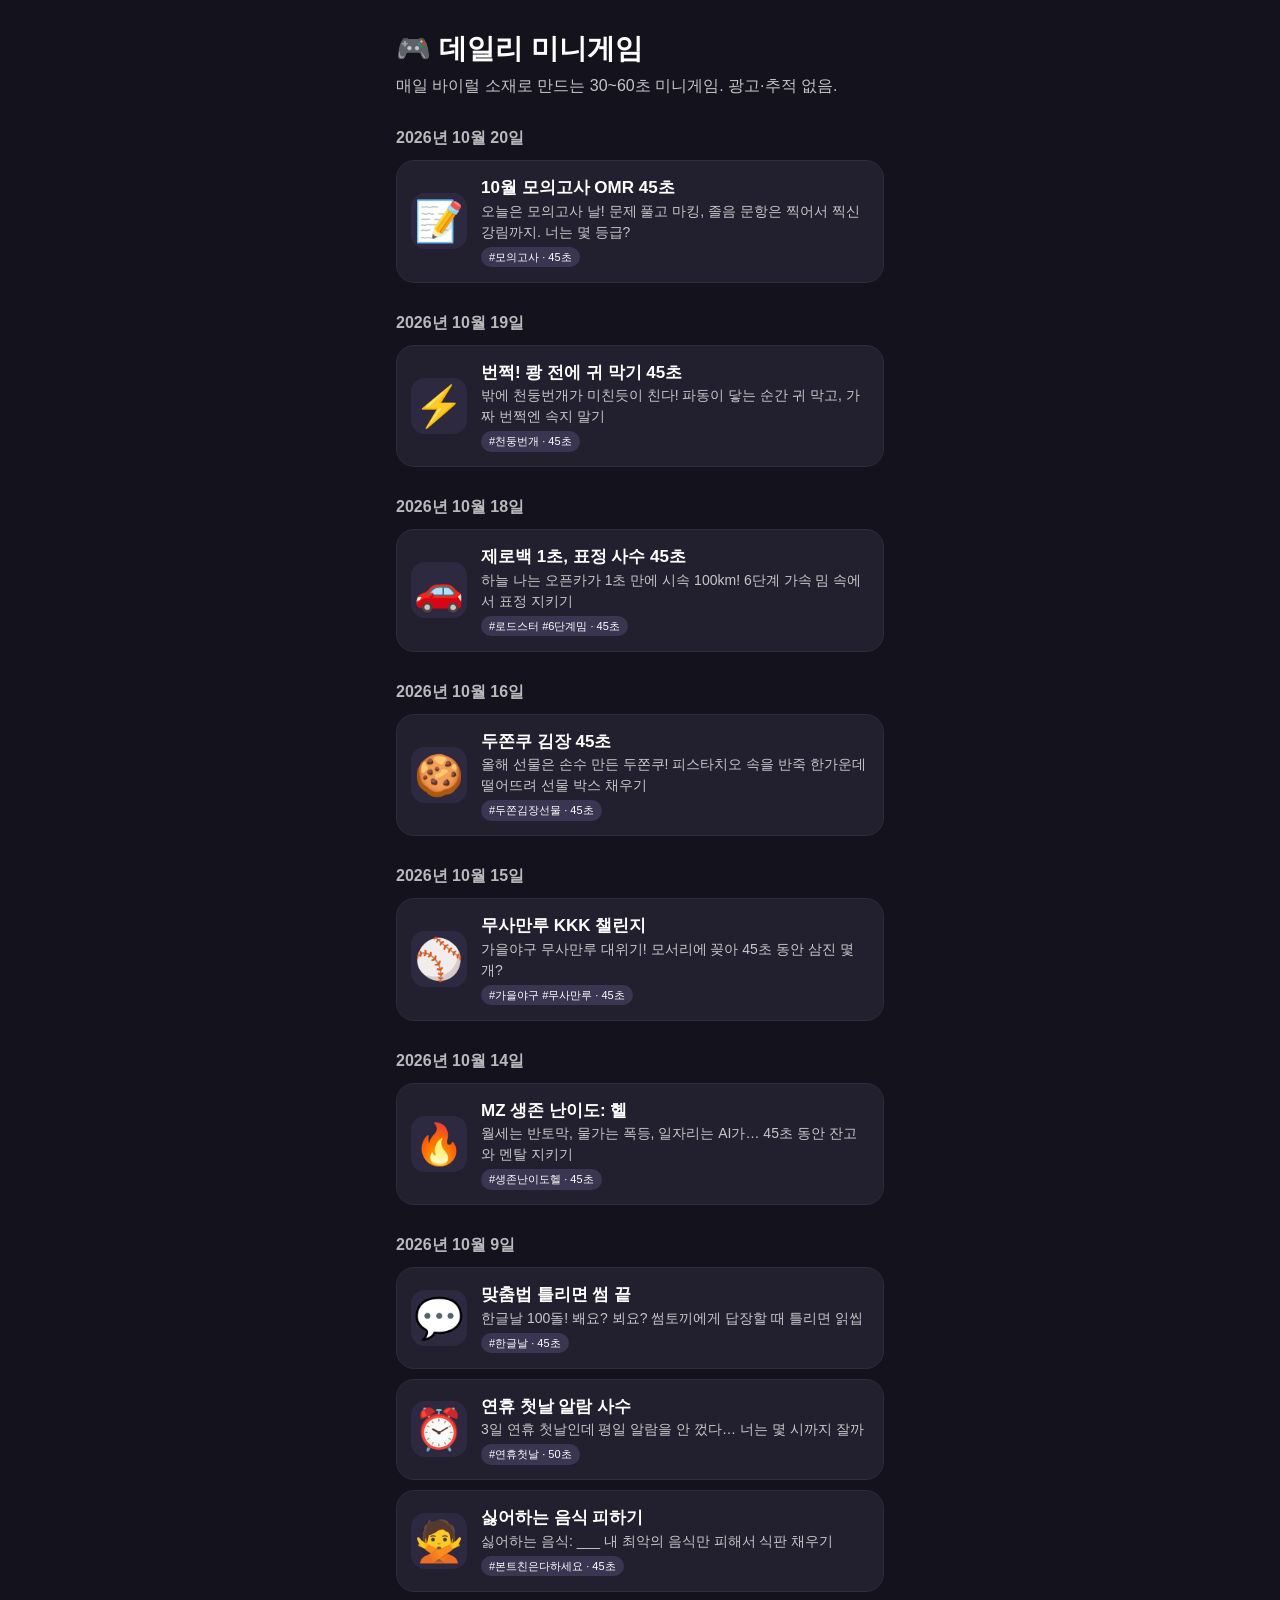
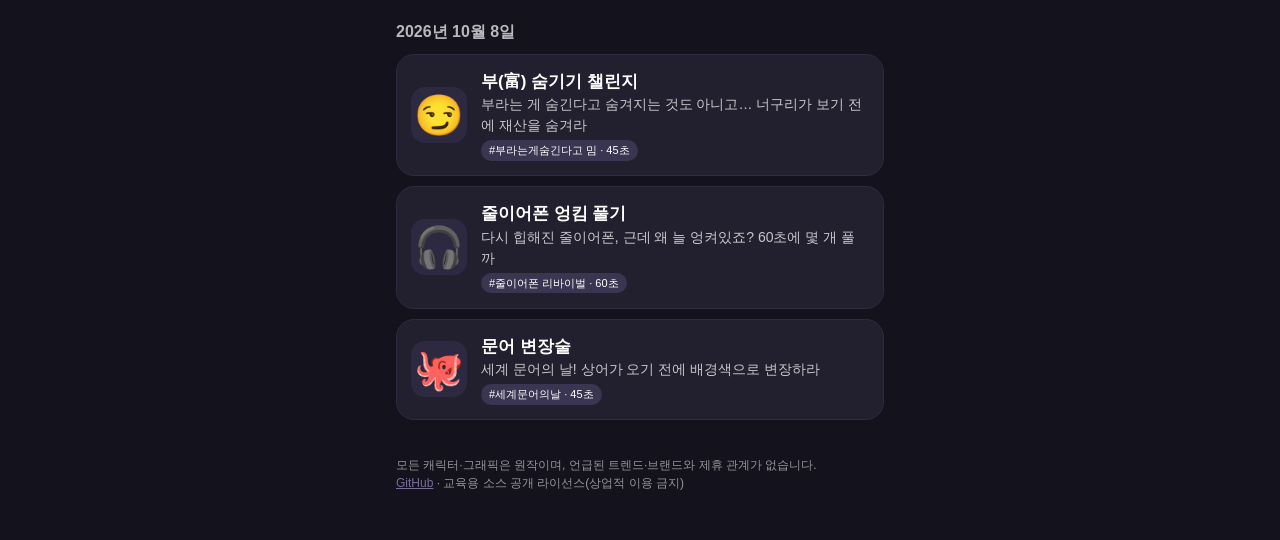
<file: index.html>
<!doctype html>
<html lang="ko">
<head>
<meta charset="utf-8">
<meta name="viewport" content="width=device-width,initial-scale=1,viewport-fit=cover">
<title>데일리 미니게임 🎮 오늘의 바이럴 소재로 만든 30초 게임</title>
<meta name="description" content="매일 바이럴 소재로 만드는 30~60초 미니게임 모음">
<link rel="icon" href="data:image/svg+xml,<svg xmlns='http://www.w3.org/2000/svg' viewBox='0 0 100 100'><text y='.9em' font-size='90'>🎮</text></svg>">
<style>
*{box-sizing:border-box;margin:0;padding:0}
body{background:#14121c;color:#fff;font-family:-apple-system,BlinkMacSystemFont,"Apple SD Gothic Neo","Noto Sans KR","Malgun Gothic",sans-serif;line-height:1.5}
main{max-width:520px;margin:0 auto;padding:28px 16px 48px}
header h1{font-size:28px}
header p{opacity:.75;margin-top:4px}
.day{margin-top:28px}
.day h2{font-size:16px;opacity:.7;margin-bottom:10px;font-weight:700}
.card{display:flex;gap:14px;align-items:center;padding:14px;border-radius:18px;background:#221f2e;margin-bottom:10px;text-decoration:none;color:#fff;border:1px solid #2f2b40;transition:transform .1s}
.card:active{transform:scale(.98)}
.emo{font-size:40px;width:56px;height:56px;display:flex;align-items:center;justify-content:center;border-radius:14px;background:#2d2940;flex-shrink:0}
.card b{display:block;font-size:17px}
.card span{display:block;font-size:14px;opacity:.75}
.card .tag{display:inline-block;margin-top:4px;font-size:11px;padding:2px 8px;border-radius:999px;background:#3a3550;opacity:1}
footer{margin-top:36px;font-size:12px;opacity:.55}
footer a{color:#c9b8ff}
</style>
</head>
<body>
<main>
<header>
  <h1>🎮 데일리 미니게임</h1>
  <p>매일 바이럴 소재로 만드는 30~60초 미니게임. 광고·추적 없음.</p>
</header>
<div id="list"></div>
<footer>
  모든 캐릭터·그래픽은 원작이며, 언급된 트렌드·브랜드와 제휴 관계가 없습니다.<br>
  <a href="https://github.com/jeonghwanko/daily-minigames">GitHub</a> · 교육용 소스 공개 라이선스(상업적 이용 금지)
</footer>
</main>
<script>
// 최신 날짜가 위로. 새 날짜는 배열 맨 앞에 추가하세요.
const DAYS=[
  {date:'2026-10-20',games:[
    {slug:'omr-mock-exam',emoji:'📝',title:'10월 모의고사 OMR 45초',hook:'오늘은 모의고사 날! 문제 풀고 마킹, 졸음 문항은 찍어서 찍신 강림까지. 너는 몇 등급?',tag:'#모의고사',sec:45}
  ]},
  {date:'2026-10-19',games:[
    {slug:'thunder-earmuff',emoji:'⚡',title:'번쩍! 쾅 전에 귀 막기 45초',hook:'밖에 천둥번개가 미친듯이 친다! 파동이 닿는 순간 귀 막고, 가짜 번쩍엔 속지 말기',tag:'#천둥번개',sec:45}
  ]},
  {date:'2026-10-18',games:[
    {slug:'zeroback-face',emoji:'🚗',title:'제로백 1초, 표정 사수 45초',hook:'하늘 나는 오픈카가 1초 만에 시속 100km! 6단계 가속 밈 속에서 표정 지키기',tag:'#로드스터 #6단계밈',sec:45}
  ]},
  {date:'2026-10-16',games:[
    {slug:'dujjon-kimjang',emoji:'🍪',title:'두쫀쿠 김장 45초',hook:'올해 선물은 손수 만든 두쫀쿠! 피스타치오 속을 반죽 한가운데 떨어뜨려 선물 박스 채우기',tag:'#두쫀김장선물',sec:45}
  ]},
  {date:'2026-10-15',games:[
    {slug:'bases-loaded-kkk',emoji:'⚾',title:'무사만루 KKK 챌린지',hook:'가을야구 무사만루 대위기! 모서리에 꽂아 45초 동안 삼진 몇 개?',tag:'#가을야구 #무사만루',sec:45}
  ]},
  {date:'2026-10-14',games:[
    {slug:'mz-survival-hell',emoji:'🔥',title:'MZ 생존 난이도: 헬',hook:'월세는 반토막, 물가는 폭등, 일자리는 AI가… 45초 동안 잔고와 멘탈 지키기',tag:'#생존난이도헬',sec:45}
  ]},
  {date:'2026-10-09',games:[
    {slug:'spelling-crush',emoji:'💬',title:'맞춤법 틀리면 썸 끝',hook:'한글날 100돌! 봬요? 뵈요? 썸토끼에게 답장할 때 틀리면 읽씹',tag:'#한글날',sec:45},
    {slug:'holiday-alarm',emoji:'⏰',title:'연휴 첫날 알람 사수',hook:'3일 연휴 첫날인데 평일 알람을 안 껐다… 너는 몇 시까지 잘까',tag:'#연휴첫날',sec:50},
    {slug:'picky-tray',emoji:'🙅',title:'싫어하는 음식 피하기',hook:'싫어하는 음식: ___ 내 최악의 음식만 피해서 식판 채우기',tag:'#본트친은다하세요',sec:45}
  ]},
  {date:'2026-10-08',games:[
    {slug:'hide-the-wealth',emoji:'😏',title:'부(富) 숨기기 챌린지',hook:'부라는 게 숨긴다고 숨겨지는 것도 아니고… 너구리가 보기 전에 재산을 숨겨라',tag:'#부라는게숨긴다고 밈',sec:45},
    {slug:'earphone-untangle',emoji:'🎧',title:'줄이어폰 엉킴 풀기',hook:'다시 힙해진 줄이어폰, 근데 왜 늘 엉켜있죠? 60초에 몇 개 풀까',tag:'#줄이어폰 리바이벌',sec:60},
    {slug:'octopus-camo',emoji:'🐙',title:'문어 변장술',hook:'세계 문어의 날! 상어가 오기 전에 배경색으로 변장하라',tag:'#세계문어의날',sec:45}
  ]}
];
const L=document.getElementById('list');
const fmt=d=>{const [y,m,dd]=d.split('-');return `${y}년 ${+m}월 ${+dd}일`};
DAYS.slice().sort((a,b)=>b.date.localeCompare(a.date)).forEach(day=>{
  const s=document.createElement('section');s.className='day';
  s.innerHTML=`<h2>${fmt(day.date)}</h2>`;
  day.games.forEach(g=>{
    const a=document.createElement('a');a.className='card';a.href=`games/${day.date}/${g.slug}/`;
    a.innerHTML=`<div class="emo">${g.emoji}</div><div><b>${g.title}</b><span>${g.hook}</span><span class="tag">${g.tag} · ${g.sec}초</span></div>`;
    s.appendChild(a);
  });
  L.appendChild(s);
});
</script>
</body>
</html>
</file>
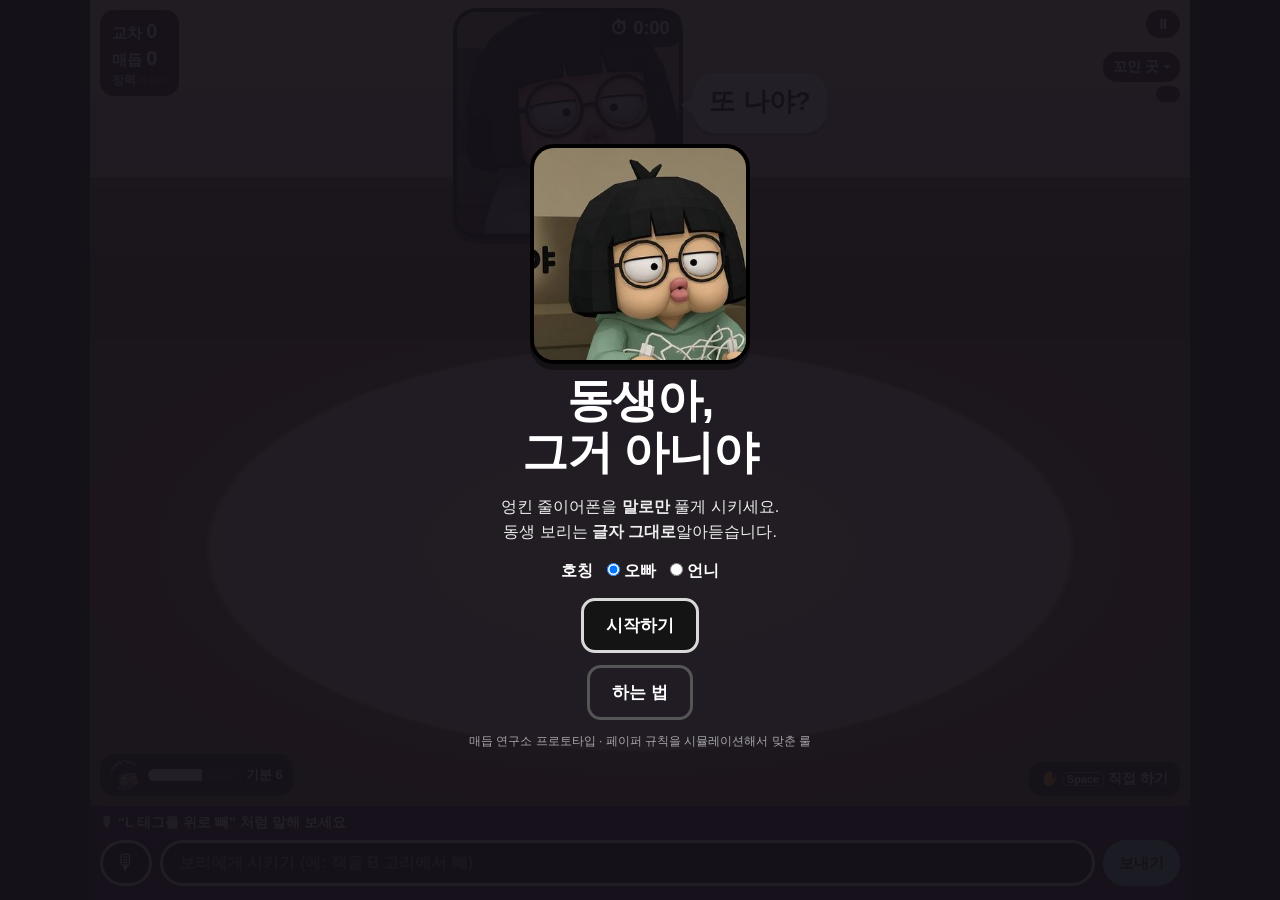
<file: games/borigame/index.html>
<!doctype html>
<html lang="ko">
<head>
<meta charset="utf-8">
<meta name="viewport" content="width=device-width,initial-scale=1,maximum-scale=1,user-scalable=no,viewport-fit=cover">
<title>동생아, 그거 아니야 🎧 말로만 줄이어폰 풀게 시키기 | 매듭 연구소 프로토타입</title>
<meta name="description" content="뾰로통한 동생 보리에게 말로만 엉킨 줄이어폰을 풀게 시키세요. 보리는 글자 그대로 알아듣습니다.">
<meta property="og:title" content="동생아, 그거 아니야 🎧">
<meta property="og:description" content="말로만 줄이어폰 풀게 시키기. '왼쪽'이라고 하면 보리 왼쪽입니다.">
<meta property="og:image" content="img/title.jpg">
<link rel="icon" href="data:image/svg+xml,<svg xmlns='http://www.w3.org/2000/svg' viewBox='0 0 100 100'><text y='.9em' font-size='90'>🎧</text></svg>">
<link rel="stylesheet" href="style.css">
</head>
<body>
<div id="app">
  <div id="stage">
    <div id="room"><div class="wall"></div><div class="sofa"></div><div class="rug"></div></div>
    <div id="top">
      <div id="boriWrap"><img id="bori" src="img/wait.jpg" alt="보리"></div>
      <div id="bubble"><span id="bubbleText">또 나야?</span><small id="bubbleSub"></small></div>
    </div>
    <canvas id="cv"></canvas>
    <div id="hudCross" class="panel"><div>교차 <b id="nCross">0</b></div><div>매듭 <b id="nKnot">0</b></div><div id="timer2row">⏱ <b id="timer2">0:00</b></div><div id="warnRow" title="세게 경고">장력 <span id="warn">○○○</span></div></div>
    <div id="hudTimer" class="panel">⏱ <b id="timer">0:00</b></div>
    <button id="btnPause" class="panel small" aria-label="일시정지">⏸</button>
    <div id="stamp">오해!</div>
    <div id="cardInfo"></div>
    <div id="pop"></div>
    <div id="lock"></div>
    <div id="directBadge">✋ 직접 하기 <b id="directLeft">15</b>초 · 손 <b id="handsLeft">3</b></div>
    <div id="listWrap"><button id="listToggle" class="panel small">꼬인 곳 ▾</button><ol id="list" class="panel"></ol></div>
    <div id="moodBox" class="panel"><img src="img/pout.jpg" alt=""><div class="moodBar"><i id="moodFill"></i></div><span id="moodTxt">기분 6</span></div>
    <button id="btnDirect" class="chip">✋ <span class="kbd">Space</span> 직접 하기</button>
  </div>
  <div id="bar">
    <div id="heard"><span id="heardText">🎙 “L 태그를 위로 빼” 처럼 말해 보세요</span><small id="heardParse"></small></div>
    <form id="chat" autocomplete="off">
      <button type="button" id="btnMic" aria-label="누르고 말하기">🎙</button>
      <input id="inp" placeholder="보리에게 시키기 (예: 잭을 B 고리에서 빼)" maxlength="80" enterkeyhint="send">
      <button id="btnSend" type="submit">보내기</button>
    </form>
    <div id="examples"></div>
  </div>
  <div id="border"></div>

  <!-- 타이틀 -->
  <section id="scTitle" class="overlay">
    <img class="hero" src="img/title.jpg" alt="보리">
    <h1>동생아,<br>그거 아니야</h1>
    <p>엉킨 줄이어폰을 <b>말로만</b> 풀게 시키세요.<br>동생 보리는 <b>글자 그대로</b>알아듣습니다.</p>
    <div class="row"><span>호칭</span>
      <label><input type="radio" name="call" value="오빠" checked> 오빠</label>
      <label><input type="radio" name="call" value="언니"> 언니</label>
    </div>
    <button class="btn" id="goSelect">시작하기</button>
    <button class="btn ghost" id="goHow">하는 법</button>
    <p class="tiny">매듭 연구소 프로토타입 · 페이퍼 규칙을 시뮬레이션해서 맞춘 룰</p>
  </section>

  <!-- 하는 법 -->
  <section id="scHow" class="overlay hidden">
    <div class="card scroll">
      <h2>하는 법</h2>
      <ol class="how">
        <li>줄에 <b>L · R · Y · A · B · 잭</b> 이름표가 붙어 있어요. <b>이름표를 부르면</b> 보리가 잘 알아들어요.</li>
        <li>‘꼬인 곳’ 목록을 보고 <b>한 번에 한 동작</b>만 시키세요.<br>
          <code>L 태그를 위로 빼</code> <code>잭을 A 고리 밑으로 넣어</code> <code>잭을 B 고리에서 빼</code> <code>L을 R 쪽으로 돌려</code> <code>잭 매듭 살살 당겨</code></li>
        <li>기준 없이 <b>“왼쪽/오른쪽”</b>이라고 하면 보리는 <b>자기 왼쪽</b>으로 해요. 마주 앉아 있으니 반대예요. “<b>내</b> 왼쪽 이어폰”, “<b>네</b> 왼쪽”처럼 기준을 붙이세요.</li>
        <li><b>“그거, 저거”</b>는 엉뚱한 걸 집어요. <b>세게</b>는 줄이 비명을 질러요(경고 3번이면 끊김).</li>
        <li><b>소리 지르면</b>(마이크가 크게 들리거나 “!!”) 보리가 삐져서 잠깐 아무것도 안 해요. <b>제발 · 고마워 · 잘했어</b>는 기분을 올려요.</li>
        <li>답답하면 <b>Space</b>(모바일은 ✋ 버튼) 또는 “내가 할게” → 15초 동안 빨간 점을 <b>끌어서</b> 직접 풀 수 있어요. 대신 기분이 깎이고 ‘말로만 클리어’는 실패.</li>
        <li>보리 기분이 0이 되면 자리를 떠요. 교차·매듭을 0으로 만들면 클리어!</li>
      </ol>
      <p class="tiny">🎙 음성은 크롬·엣지·사파리 일부에서만 돼요. 안 되면 채팅으로 똑같이 할 수 있어요. 음성 내용은 저장하지 않아요.</p>
      <button class="btn" id="howClose">알겠어</button>
    </div>
  </section>

  <!-- 스테이지 선택 -->
  <section id="scSelect" class="overlay hidden">
    <h2>어떤 걸 시킬까?</h2>
    <div class="stages">
      <button class="stageBtn" data-level="easy"><b>🎧 쉬움</b><span>주머니 엉킴 · 교차 4</span><em id="tEasy"></em></button>
      <button class="stageBtn" data-level="medium"><b>🎒 보통</b><span>가방 바닥 · 교차 6 + 매듭 1</span><em id="tMedium"></em></button>
      <button class="stageBtn" data-level="hard"><b>🐈 어려움</b><span>고양이 습격 · 교차 9 + 매듭 2</span><em id="tHard"></em></button>
      <button class="stageBtn tie" data-level="tie"><b>👟 묶기 라운드</b><span>신발끈은 내가 직접 · 보리가 심사</span><em>90초</em></button>
    </div>
    <button class="btn ghost" id="selBack">뒤로</button>
  </section>

  <!-- 일시정지 -->
  <section id="scPause" class="overlay hidden">
    <h2>일시정지</h2>
    <button class="btn" id="resume">계속</button>
    <button class="btn ghost" id="pHow">하는 법</button>
    <button class="btn ghost" id="pQuit">그만하기</button>
  </section>

  <!-- 끊김/퇴장 -->
  <section id="scFail" class="overlay hidden fail">
    <img class="hero" id="failImg" src="img/angry.jpg" alt="">
    <div class="bubbleBig" id="failLine">……화 안 났어.</div>
    <h2 id="failTitle">이어폰 사망 💔</h2>
    <button class="btn" id="failRetry">다시 (R)</button>
    <button class="btn ghost" id="failResult">결과 보기</button>
  </section>

  <!-- 결과 -->
  <section id="scResult" class="overlay hidden">
    <div class="card result">
      <div class="resLeft"><img id="resImg" src="img/happy.jpg" alt=""><div class="bubbleBig small" id="resLine">말로 해 주니까 좋잖아</div></div>
      <div class="resRight">
        <h2 id="resTitle">클리어!</h2>
        <div id="stars">★★★</div>
        <div id="badge">말빨 장인</div>
        <table id="resTable"></table>
        <div class="btns">
          <button class="btn" id="resShare">자랑하기</button>
          <button class="btn" id="resNext">다음</button>
          <button class="btn ghost" id="resRetry">다시</button>
          <button class="btn ghost" id="resMenu">메뉴</button>
        </div>
        <p class="tiny" id="shareMsg"></p>
      </div>
    </div>
  </section>

  <!-- 묶기 라운드 -->
  <section id="scTie" class="overlay hidden tieSc">
    <div class="tieTop">
      <img id="tieBori" src="img/wait.jpg" alt="">
      <div id="tieBubble">신발끈 좀 묶어 봐. 내가 심사함</div>
      <div class="panel" id="tieTimer">⏱ 90</div>
    </div>
    <div id="tieStep">1/6 · 끈을 X자로 교차</div>
    <canvas id="tcv"></canvas>
    <button id="tieHold" class="btn hidden">꾹 눌러서 당기기</button>
    <div id="tieResult" class="card hidden"></div>
  </section>
</div>
<script src="engine.js"></script>
<script src="game.js"></script>
</body>
</html>
</file>
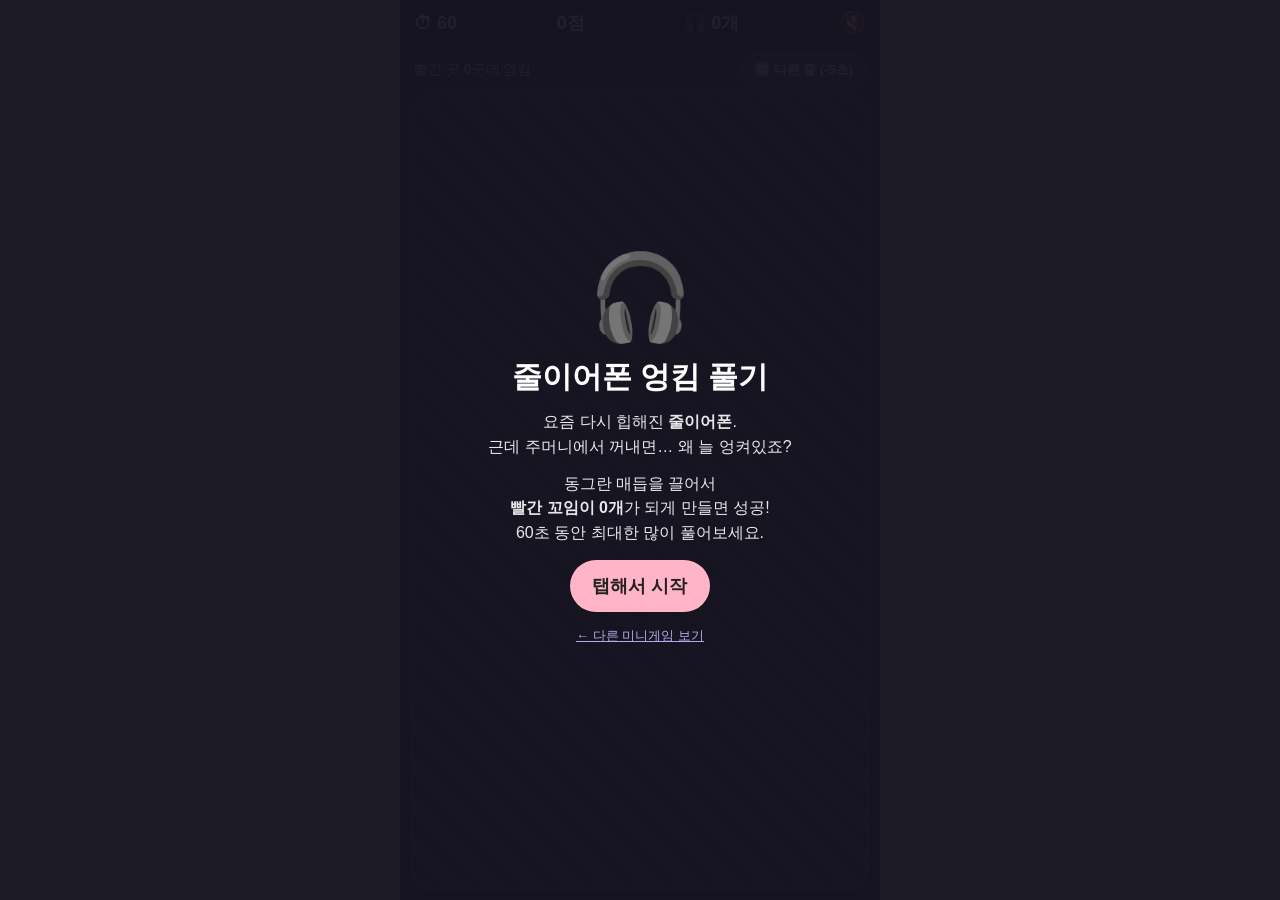
<file: games/2026-10-08/earphone-untangle/index.html>
<!doctype html>
<html lang="ko">
<head>
<meta charset="utf-8">
<meta name="viewport" content="width=device-width,initial-scale=1,maximum-scale=1,user-scalable=no,viewport-fit=cover">
<title>줄이어폰 엉킴 풀기 🎧 60초 챌린지 | 데일리 미니게임</title>
<meta name="description" content="다시 유행하는 줄이어폰, 근데 주머니에서 꺼내면 늘 엉켜있죠. 60초 안에 몇 개 풀 수 있나요?">
<meta property="og:title" content="줄이어폰 엉킴 풀기 🎧 60초 챌린지">
<meta property="og:description" content="엉킨 줄이어폰을 60초 안에 몇 개 풀 수 있을까?">
<link rel="icon" href="data:image/svg+xml,<svg xmlns='http://www.w3.org/2000/svg' viewBox='0 0 100 100'><text y='.9em' font-size='90'>🎧</text></svg>">
<style>
*{box-sizing:border-box;margin:0;padding:0;-webkit-tap-highlight-color:transparent}
html,body{height:100%;overflow:hidden;background:#1d1b26;font-family:-apple-system,BlinkMacSystemFont,"Apple SD Gothic Neo","Noto Sans KR","Malgun Gothic",sans-serif;color:#fff;user-select:none;-webkit-user-select:none}
#app{position:relative;max-width:480px;height:100%;margin:0 auto;display:flex;flex-direction:column;overflow:hidden;background:linear-gradient(#2a2638,#1d1b26)}
#hud{display:flex;justify-content:space-between;align-items:center;padding:10px 14px;font-weight:800;font-size:18px;background:rgba(0,0,0,.25)}
#mute{background:none;border:0;font-size:22px;color:#fff;cursor:pointer}
#info{display:flex;justify-content:space-between;align-items:center;padding:8px 14px;font-size:14px;opacity:.95}
#info b{color:#ffb4c8}
#reroll{background:#3a3550;color:#fff;border:1px solid #6b6290;border-radius:999px;padding:6px 12px;font-size:13px;font-weight:700;cursor:pointer}
#wrap{position:relative;flex:1;margin:0 10px calc(10px + env(safe-area-inset-bottom));border-radius:20px;overflow:hidden;background:repeating-linear-gradient(45deg,#3b3350 0 14px,#382f4c 14px 28px);box-shadow:inset 0 0 0 3px rgba(255,255,255,.08)}
canvas{position:absolute;inset:0;width:100%;height:100%;touch-action:none}
#msg{position:absolute;left:0;right:0;top:40%;text-align:center;font-size:30px;font-weight:900;text-shadow:0 2px 8px rgba(0,0,0,.6);opacity:0;transition:opacity .15s;pointer-events:none}
.overlay{position:absolute;inset:0;z-index:10;display:flex;flex-direction:column;align-items:center;justify-content:center;text-align:center;padding:24px;background:rgba(22,20,32,.95)}
.overlay.hidden{display:none}
.overlay h1{font-size:30px;margin:10px 0 6px}
.overlay p{opacity:.9;line-height:1.55;margin:6px 0;word-break:keep-all}
.big{font-size:84px}
.btn{display:inline-block;margin:8px 6px;padding:14px 22px;border-radius:999px;border:0;font-size:18px;font-weight:800;cursor:pointer;background:#ffb4c8;color:#222}
.btn.ghost{background:transparent;color:#fff;border:2px solid #fff}
.score{font-size:56px;font-weight:900;color:#ffb4c8;margin:6px 0}
.small{font-size:13px;opacity:.7;margin-top:14px}
.small a{color:#c9b8ff}
#toast{position:absolute;left:50%;bottom:90px;transform:translateX(-50%);background:#fff;color:#111;padding:10px 16px;border-radius:12px;font-weight:700;z-index:20;opacity:0;transition:opacity .2s;pointer-events:none;white-space:nowrap}
</style>
</head>
<body>
<div id="app">
  <div id="hud"><span id="time">⏱ 60</span><span id="score">0점</span><span id="solved">🎧 0개</span><button id="mute" aria-label="소리 켜기">🔇</button></div>
  <div id="info"><span>빨간 곳 <b id="cross">0</b>군데 엉킴</span><button id="reroll">🔄 다른 줄 (-5초)</button></div>
  <div id="wrap"><canvas id="cv"></canvas><div id="msg"></div></div>

  <div class="overlay" id="start">
    <div class="big">🎧</div>
    <h1>줄이어폰 엉킴 풀기</h1>
    <p>요즘 다시 힙해진 <b>줄이어폰</b>.<br>근데 주머니에서 꺼내면… 왜 늘 엉켜있죠?</p>
    <p>동그란 매듭을 끌어서<br><b>빨간 꼬임이 0개</b>가 되게 만들면 성공!<br>60초 동안 최대한 많이 풀어보세요.</p>
    <button class="btn" id="startBtn">탭해서 시작</button>
    <p class="small"><a href="../../../">← 다른 미니게임 보기</a></p>
  </div>

  <div class="overlay hidden" id="result">
    <div class="big" id="rEmoji">🎧</div>
    <h1 id="rTitle">엉킴 장인</h1>
    <div class="score" id="rScore">0점</div>
    <p id="rDetail"></p>
    <div><button class="btn" id="shareBtn">📤 내 점수 공유하기</button></div>
    <div><button class="btn ghost" id="retryBtn">🔁 다시 하기</button></div>
    <p class="small">줄이어폰 리바이벌 기념 원작 미니게임 · <a href="../../../">다른 게임 보기</a></p>
  </div>
  <div id="toast"></div>
</div>
<script>
(()=>{
const $=id=>document.getElementById(id);
const qs=new URLSearchParams(location.search);
const ROUND=Math.max(1,Math.min(180,Number(qs.get('dur'))||60));
const PLAY_URL=location.origin+location.pathname;
const cv=$('cv'),ctx=cv.getContext('2d');
let W=0,H=0,DPR=1;
let st='ready',score=0,solved=0,level=1,timeLeft=ROUND,lastTs=0,nodes=[],drag=-1,crossSet=new Set(),clearing=false,moves=0,cordColor='#f4f4f4';
const CORDS=['#f4f4f4','#ffd1dc','#bfe3ff','#d6ffb8','#fff1a8','#e2d0ff'];
let muted=true,ac=null;
function beep(f,d=0.08,type='sine',v=0.07){if(muted)return;try{ac=ac||new (window.AudioContext||window.webkitAudioContext)();const o=ac.createOscillator(),g=ac.createGain();o.type=type;o.frequency.value=f;g.gain.value=v;o.connect(g);g.connect(ac.destination);o.start();g.gain.exponentialRampToValueAtTime(0.0001,ac.currentTime+d);o.stop(ac.currentTime+d+0.02)}catch(e){}}
$('mute').onclick=()=>{muted=!muted;$('mute').textContent=muted?'🔇':'🔊';beep(660)};
function toast(t){const el=$('toast');el.textContent=t;el.style.opacity=1;clearTimeout(toast._t);toast._t=setTimeout(()=>el.style.opacity=0,1800)}
function msg(t){const m=$('msg');m.textContent=t;m.style.opacity=1;clearTimeout(msg._t);msg._t=setTimeout(()=>m.style.opacity=0,700)}
function resize(){
  const r=$('wrap').getBoundingClientRect();DPR=Math.min(2,window.devicePixelRatio||1);
  const oW=W,oH=H;W=r.width;H=r.height;cv.width=W*DPR;cv.height=H*DPR;ctx.setTransform(DPR,0,0,DPR,0,0);
  if(oW&&oH&&nodes.length){nodes.forEach(n=>{n.x=n.x/oW*W;n.y=n.y/oH*H})}
  draw();
}
window.addEventListener('resize',resize);
function hud(){$('time').textContent='⏱ '+Math.ceil(timeLeft);$('score').textContent=score+'점';$('solved').textContent='🎧 '+solved+'개';$('cross').textContent=crossSet.size?countCross():0}
function orient(a,b,c){const v=(b.x-a.x)*(c.y-a.y)-(b.y-a.y)*(c.x-a.x);return v>1e-9?1:v<-1e-9?-1:0}
function segX(a,b,c,d){const o1=orient(a,b,c),o2=orient(a,b,d),o3=orient(c,d,a),o4=orient(c,d,b);return o1!==o2&&o3!==o4&&o1!==0&&o2!==0&&o3!==0&&o4!==0}
let crossCount=0;
function computeCross(){
  crossSet=new Set();crossCount=0;
  for(let i=0;i<nodes.length-1;i++)for(let j=i+2;j<nodes.length-1;j++){
    if(segX(nodes[i],nodes[i+1],nodes[j],nodes[j+1])){crossSet.add(i);crossSet.add(j);crossCount++}
  }
  return crossCount;
}
function countCross(){return crossCount}
function genLevel(){
  const n=Math.min(14,4+level);
  const pad=34,minD=46;
  const need=Math.min(2+Math.floor(level*0.8),9);
  let tries=0;
  do{
    nodes=[];
    for(let i=0;i<n;i++){
      let p,k=0;
      do{p={x:pad+Math.random()*(W-2*pad),y:pad+Math.random()*(H-2*pad)};k++}while(k<60&&nodes.some(q=>Math.hypot(q.x-p.x,q.y-p.y)<minD));
      nodes.push(p);
    }
    tries++;
  }while(computeCross()<need&&tries<300);
  if(crossCount===0){ // guarantee at least one tangle
    const t=nodes[1];nodes[1]=nodes[nodes.length-2];nodes[nodes.length-2]=t;computeCross();
  }
  cordColor=CORDS[(level-1)%CORDS.length];
  moves=0;clearing=false;
}
function draw(){
  ctx.clearRect(0,0,W,H);
  if(!nodes.length)return;
  ctx.lineCap='round';ctx.lineJoin='round';
  // shadow
  ctx.strokeStyle='rgba(0,0,0,.35)';ctx.lineWidth=9;
  ctx.beginPath();nodes.forEach((n,i)=>i?ctx.lineTo(n.x+2,n.y+3):ctx.moveTo(n.x+2,n.y+3));ctx.stroke();
  for(let i=0;i<nodes.length-1;i++){
    const a=nodes[i],b=nodes[i+1];
    ctx.strokeStyle=crossSet.has(i)?'#ff4d6d':(clearing?'#7dffa8':cordColor);ctx.lineWidth=6;
    ctx.beginPath();ctx.moveTo(a.x,a.y);ctx.lineTo(b.x,b.y);ctx.stroke();
  }
  // jack (start)
  const j=nodes[0],j2=nodes[1],ang=Math.atan2(j.y-j2.y,j.x-j2.x);
  ctx.save();ctx.translate(j.x,j.y);ctx.rotate(ang);
  ctx.fillStyle='#d9d9e3';ctx.fillRect(-4,-8,22,16);ctx.fillStyle='#b8bac6';ctx.fillRect(18,-3,16,6);ctx.fillStyle='#888';ctx.fillRect(26,-3,2,6);
  ctx.restore();
  // earbuds (end)
  const e=nodes[nodes.length-1],e2=nodes[nodes.length-2],an=Math.atan2(e.y-e2.y,e.x-e2.x);
  ctx.save();ctx.translate(e.x,e.y);ctx.rotate(an);
  [[-0.5],[0.5]].forEach(([s])=>{ctx.save();ctx.rotate(s);ctx.strokeStyle=clearing?'#7dffa8':cordColor;ctx.lineWidth=5;ctx.beginPath();ctx.moveTo(0,0);ctx.lineTo(22,0);ctx.stroke();
    ctx.fillStyle='#fafafa';ctx.beginPath();ctx.arc(30,0,10,0,7);ctx.fill();ctx.fillStyle='#cfcfd8';ctx.beginPath();ctx.arc(33,0,5,0,7);ctx.fill();ctx.restore()});
  ctx.restore();
  // knobs
  nodes.forEach((n,i)=>{
    ctx.fillStyle=i===drag?'#ffd166':'rgba(255,255,255,.95)';ctx.strokeStyle='rgba(0,0,0,.45)';ctx.lineWidth=2;
    ctx.beginPath();ctx.arc(n.x,n.y,i===drag?15:11,0,7);ctx.fill();ctx.stroke();
  });
}
function pos(e){const r=cv.getBoundingClientRect();return{x:e.clientX-r.left,y:e.clientY-r.top}}
cv.addEventListener('pointerdown',e=>{
  if(st!=='play'||clearing)return;e.preventDefault();
  const p=pos(e);let bi=-1,bd=40;
  nodes.forEach((n,i)=>{const d=Math.hypot(n.x-p.x,n.y-p.y);if(d<bd){bd=d;bi=i}});
  if(bi>=0){drag=bi;try{cv.setPointerCapture(e.pointerId)}catch(_){};beep(300,0.04);draw()}
});
cv.addEventListener('pointermove',e=>{
  if(drag<0||st!=='play')return;e.preventDefault();
  const p=pos(e);const n=nodes[drag];n.x=Math.max(12,Math.min(W-12,p.x));n.y=Math.max(12,Math.min(H-12,p.y));
  computeCross();hud();draw();
});
function release(){
  if(drag<0)return;drag=-1;moves++;computeCross();hud();draw();
  if(crossCount===0&&st==='play')clear();
}
cv.addEventListener('pointerup',release);cv.addEventListener('pointercancel',release);
function clear(){
  if(st!=='play'||clearing)return;
  clearing=true;solved++;
  const n=nodes.length,pts=n*10+Math.max(0,20-moves*2);
  score+=pts;msg('풀었다! +'+pts+' 🎶');beep(660,0.1,'triangle');setTimeout(()=>beep(880,0.12,'triangle'),90);
  hud();draw();
  setTimeout(()=>{if(st!=='play')return;level++;genLevel();hud();draw()},650);
}
$('reroll').addEventListener('click',()=>{if(st!=='play'||clearing)return;timeLeft=Math.max(0.1,timeLeft-5);genLevel();hud();draw();msg('새 줄 꺼냄 (-5초)')});
function loop(ts){
  if(st!=='play')return;
  const dt=Math.min(0.05,(ts-(lastTs||ts))/1000);lastTs=ts;
  timeLeft-=dt;
  if(timeLeft<=0){timeLeft=0;hud();end();return}
  $('time').textContent='⏱ '+Math.ceil(timeLeft);
  requestAnimationFrame(loop);
}
function start(){
  score=0;solved=0;level=1;timeLeft=ROUND;lastTs=0;drag=-1;
  $('start').classList.add('hidden');$('result').classList.add('hidden');
  resize();genLevel();st='play';hud();draw();requestAnimationFrame(loop);beep(440);
}
function end(){
  if(st==='over')return;st='over';drag=-1;
  let t,e;
  if(solved>=9){t='엉킴 해체 장인';e='🏆'}else if(solved>=6){t='주머니 정리의 신';e='✨'}else if(solved>=4){t='줄이어폰 고인물';e='🎧'}else if(solved>=2){t='줄이어폰 입문자';e='🙂'}else{t='그냥 무선 쓸게요…';e='😵‍💫'}
  $('rTitle').textContent=t;$('rEmoji').textContent=e;$('rScore').textContent=score+'점';
  $('rDetail').textContent=`${ROUND}초 동안 줄이어폰 ${solved}개를 풀었어요`;
  $('result').classList.remove('hidden');
  window.__lastResult={score,solved};
}
async function share(){
  const text=`🎧 엉킨 줄이어폰 ${ROUND}초에 ${solved}개 풀었다! ${score}점 (${$('rTitle').textContent}) 너는 몇 개?`;
  const full=text+'\n'+PLAY_URL;
  try{if(navigator.share){await navigator.share({title:'줄이어폰 엉킴 풀기',text,url:PLAY_URL});return}}catch(e){if(e&&e.name==='AbortError')return}
  try{await navigator.clipboard.writeText(full);toast('복사됐어요! 친구에게 붙여넣기 📋')}
  catch(e){const ta=document.createElement('textarea');ta.value=full;document.body.appendChild(ta);ta.select();let k=false;try{k=document.execCommand('copy')}catch(_){}ta.remove();toast(k?'복사됐어요! 📋':'주소를 직접 복사해 주세요: '+PLAY_URL)}
}
$('startBtn').addEventListener('click',start);
$('start').addEventListener('click',e=>{if(e.target.tagName!=='A'&&st==='ready')start()});
$('retryBtn').addEventListener('click',start);
$('shareBtn').addEventListener('click',share);
resize();hud();
window.__game={get state(){return st},get score(){return score},get nodes(){return nodes},get cross(){return crossCount},solveNow(){ /* test helper: lay the cord out in a zigzag */ const n=nodes.length;nodes.forEach((p,i)=>{p.x=30+(W-60)*(i/(n-1));p.y=i%2?H*0.4:H*0.6});computeCross();draw();if(crossCount===0&&st==='play')clear();}};
})();
</script>
</body>
</html>
</file>
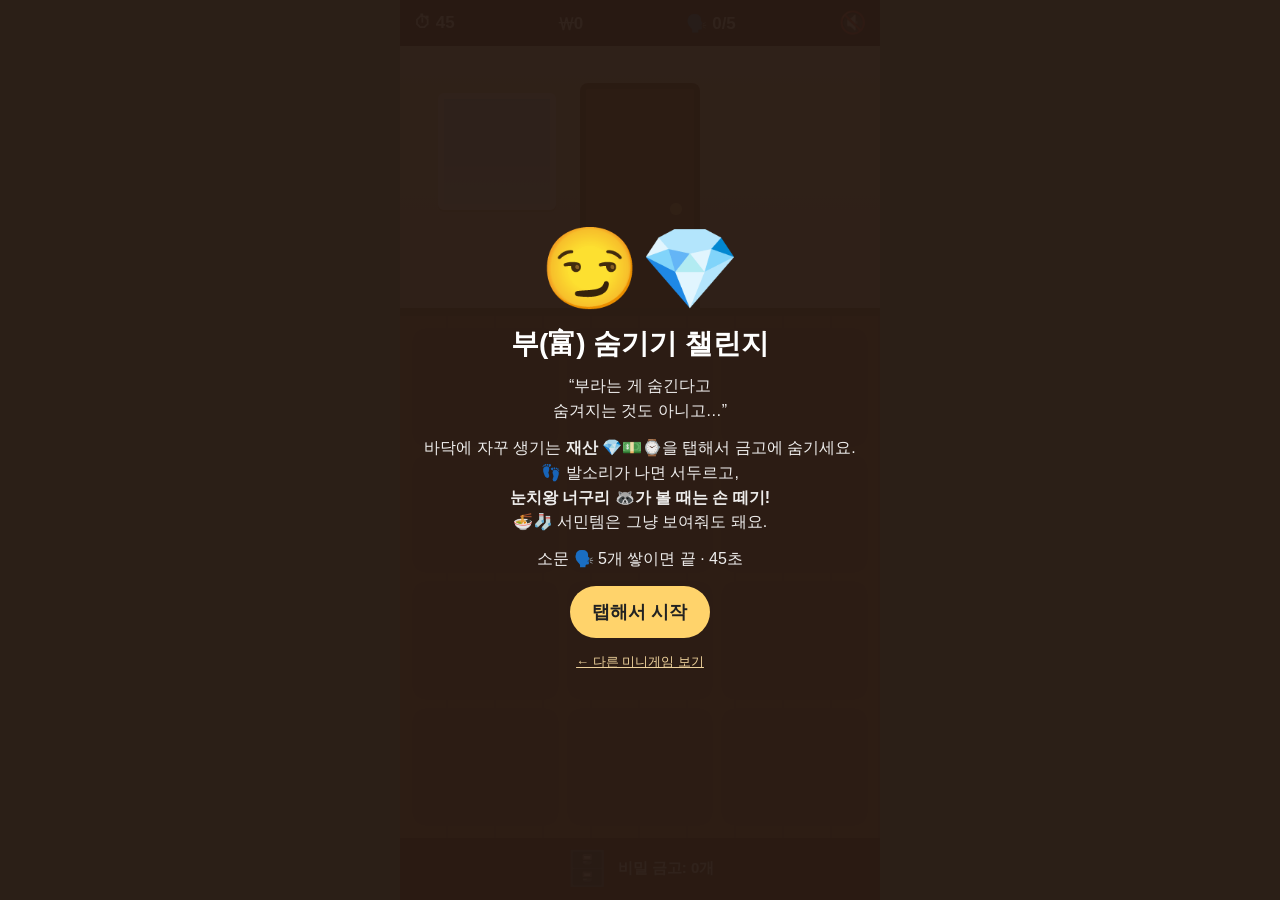
<file: games/2026-10-08/hide-the-wealth/index.html>
<!doctype html>
<html lang="ko">
<head>
<meta charset="utf-8">
<meta name="viewport" content="width=device-width,initial-scale=1,maximum-scale=1,user-scalable=no,viewport-fit=cover">
<title>부(富) 숨기기 챌린지 😏 숨긴다고 숨겨지나 | 데일리 미니게임</title>
<meta name="description" content="부라는 게 숨긴다고 숨겨지는 것도 아니고… 눈치왕 너구리가 보기 전에 재산을 숨겨라! 45초 챌린지">
<meta property="og:title" content="부(富) 숨기기 챌린지 😏">
<meta property="og:description" content="부라는 게 숨긴다고 숨겨지는 것도 아니고… 너는 얼마나 숨길 수 있어?">
<link rel="icon" href="data:image/svg+xml,<svg xmlns='http://www.w3.org/2000/svg' viewBox='0 0 100 100'><text y='.9em' font-size='90'>💎</text></svg>">
<style>
*{box-sizing:border-box;margin:0;padding:0;-webkit-tap-highlight-color:transparent}
html,body{height:100%;overflow:hidden;background:#2b1f17;font-family:-apple-system,BlinkMacSystemFont,"Apple SD Gothic Neo","Noto Sans KR","Malgun Gothic",sans-serif;color:#fff;touch-action:manipulation;user-select:none;-webkit-user-select:none}
#app{position:relative;max-width:480px;height:100%;margin:0 auto;display:flex;flex-direction:column;overflow:hidden;background:#3a2a1f}
#hud{display:flex;justify-content:space-between;align-items:center;padding:10px 14px;font-weight:800;font-size:17px;background:rgba(0,0,0,.3)}
#mute{background:none;border:0;font-size:22px;color:#fff;cursor:pointer}
#wall{position:relative;height:30%;min-height:150px;background:linear-gradient(#f3e3c3,#e9d3a8);display:flex;align-items:flex-end;justify-content:center;border-bottom:8px solid #8a5a36}
#wall::before{content:"";position:absolute;left:8%;top:18%;width:22%;height:40%;background:linear-gradient(#bfe6ff,#e8f7ff);border:6px solid #fff;border-radius:6px;box-shadow:0 2px 0 #c9b38a}
#door{position:relative;width:120px;height:86%;background:#a46a3f;border:6px solid #6e4325;border-bottom:0;border-radius:8px 8px 0 0;overflow:hidden}
#door .knob{position:absolute;right:12px;top:52%;width:12px;height:12px;border-radius:50%;background:#ffd36b}
#door.warn{animation:rattle .12s infinite}
@keyframes rattle{0%,100%{transform:translateX(0)}50%{transform:translateX(3px)}}
#peeker{position:absolute;left:50%;bottom:-90px;transform:translateX(-50%);font-size:70px;transition:bottom .15s}
#door.peek{background:#2a1a10}
#door.peek #peeker{bottom:6px}
#bubble{position:absolute;right:6%;top:12%;background:#fff;color:#222;font-weight:800;padding:8px 12px;border-radius:14px;font-size:15px;opacity:0;transition:opacity .15s;max-width:44%}
#bubble.on{opacity:1}
#floor{position:relative;flex:1;display:grid;grid-template-columns:repeat(3,1fr);grid-template-rows:repeat(4,1fr);gap:8px;padding:12px;background:repeating-linear-gradient(90deg,#b07a4f 0 46px,#a26f46 46px 48px)}
.cell{position:relative;display:flex;align-items:center;justify-content:center;border-radius:14px;background:rgba(0,0,0,.06)}
.item{border:0;background:rgba(255,255,255,.18);border-radius:18px;width:92%;height:92%;font-size:44px;cursor:pointer;animation:pop .18s ease-out;display:flex;flex-direction:column;align-items:center;justify-content:center;line-height:1}
.item small{font-size:11px;font-weight:800;color:#fff;margin-top:4px;text-shadow:0 1px 2px #000}
.item.spotted{outline:4px solid #ff4d6d}
.item.poor{background:rgba(0,0,0,.12)}
@keyframes pop{from{transform:scale(.3)}to{transform:scale(1)}}
.fly{position:fixed;z-index:30;font-size:40px;pointer-events:none;transition:transform .35s ease-in,opacity .35s}
#closet{display:flex;align-items:center;justify-content:center;gap:10px;padding:10px 12px calc(12px + env(safe-area-inset-bottom));background:#5a3a24;font-weight:800;font-size:15px}
#closet .box{font-size:34px}
#flash{position:absolute;inset:0;pointer-events:none;background:#ff4d6d;opacity:0;transition:opacity .2s}
#msg{position:absolute;left:0;right:0;top:44%;text-align:center;font-size:26px;font-weight:900;text-shadow:0 2px 8px rgba(0,0,0,.7);opacity:0;transition:opacity .15s;pointer-events:none;z-index:5}
.overlay{position:absolute;inset:0;z-index:10;display:flex;flex-direction:column;align-items:center;justify-content:center;text-align:center;padding:24px;background:rgba(40,26,18,.96)}
.overlay.hidden{display:none}
.overlay h1{font-size:28px;margin:10px 0 6px;line-height:1.3}
.overlay p{opacity:.92;line-height:1.55;margin:6px 0;word-break:keep-all}
.big{font-size:80px}
.btn{display:inline-block;margin:8px 6px;padding:14px 22px;border-radius:999px;border:0;font-size:18px;font-weight:800;cursor:pointer;background:#ffd36b;color:#222}
.btn.ghost{background:transparent;color:#fff;border:2px solid #fff}
.score{font-size:clamp(28px,9vw,42px);font-weight:900;color:#ffd36b;margin:6px 0;white-space:nowrap}
.small{font-size:13px;opacity:.7;margin-top:14px}
.small a{color:#ffe2a8}
#toast{position:absolute;left:50%;bottom:90px;transform:translateX(-50%);background:#fff;color:#111;padding:10px 16px;border-radius:12px;font-weight:700;z-index:20;opacity:0;transition:opacity .2s;pointer-events:none;white-space:nowrap}
</style>
</head>
<body>
<div id="app">
  <div id="hud"><span id="time">⏱ 45</span><span id="score">₩0</span><span id="rumor">🗣️ 0/5</span><button id="mute" aria-label="소리 켜기">🔇</button></div>
  <div id="wall"><div id="door"><div class="knob"></div><div id="peeker">🦝</div></div><div id="bubble"></div></div>
  <div id="floor"></div>
  <div id="closet"><span class="box">🗄️</span><span id="stash">비밀 금고: 0개</span></div>
  <div id="flash"></div>
  <div id="msg"></div>

  <div class="overlay" id="start">
    <div class="big">😏💎</div>
    <h1>부(富) 숨기기 챌린지</h1>
    <p>“부라는 게 숨긴다고<br>숨겨지는 것도 아니고…”</p>
    <p>바닥에 자꾸 생기는 <b>재산 💎💵⌚</b>을 탭해서 금고에 숨기세요.<br>
    👣 발소리가 나면 서두르고,<br><b>눈치왕 너구리 🦝가 볼 때는 손 떼기!</b><br>
    🍜🧦 서민템은 그냥 보여줘도 돼요.</p>
    <p>소문 🗣️ 5개 쌓이면 끝 · 45초</p>
    <button class="btn" id="startBtn">탭해서 시작</button>
    <p class="small"><a href="../../../">← 다른 미니게임 보기</a></p>
  </div>

  <div class="overlay hidden" id="result">
    <div class="big" id="rEmoji">😏</div>
    <h1 id="rTitle"></h1>
    <div class="score" id="rScore">₩0</div>
    <p id="rDetail"></p>
    <div><button class="btn" id="shareBtn">📤 내 점수 공유하기</button></div>
    <div><button class="btn ghost" id="retryBtn">🔁 다시 하기</button></div>
    <p class="small">‘부라는 게 숨긴다고…’ 밈 패러디 원작 미니게임 · <a href="../../../">다른 게임 보기</a></p>
  </div>
  <div id="toast"></div>
</div>
<script>
(()=>{
const $=id=>document.getElementById(id);
const qs=new URLSearchParams(location.search);
const ROUND=Math.max(1,Math.min(120,Number(qs.get('dur'))||45));
const PLAY_URL=location.origin+location.pathname;
const RICH=[
 {e:'🪙',n:'금화',v:1000,w:5},{e:'💵',n:'돈다발',v:3000,w:5},{e:'⌚',n:'명품시계',v:5000,w:3},
 {e:'💍',n:'반지',v:8000,w:2},{e:'💎',n:'다이아',v:10000,w:2},{e:'👜',n:'명품백',v:7000,w:2},{e:'🏆',n:'한정판',v:20000,w:0.6}
];
const POOR=[{e:'🍜',n:'컵라면'},{e:'🧦',n:'구멍양말'},{e:'🧻',n:'휴지'},{e:'🥫',n:'참치캔'}];
const LINES_WARN=['👣 저벅저벅…','👣 누가 온다…','👣 똑똑?'];
const LINES_PEEK=['뭐 숨겨? 👀','너 요즘 뭐 해? 👀','어머 이게 다 뭐야 👀','수상한데… 👀'];
let st='ready',won=0,stashN=0,rumor=0,timeLeft=ROUND,lastTs=0,spawnT=0,phase='away',phaseT=0,phaseDur=2.5,spotted=0,cells=[],poorTapped=0,peeks=0;
let muted=true,ac=null;
function beep(f,d=0.08,type='sine',v=0.07){if(muted)return;try{ac=ac||new (window.AudioContext||window.webkitAudioContext)();const o=ac.createOscillator(),g=ac.createGain();o.type=type;o.frequency.value=f;g.gain.value=v;o.connect(g);g.connect(ac.destination);o.start();g.gain.exponentialRampToValueAtTime(0.0001,ac.currentTime+d);o.stop(ac.currentTime+d+0.02)}catch(e){}}
$('mute').onclick=()=>{muted=!muted;$('mute').textContent=muted?'🔇':'🔊';beep(660)};
function toast(t){const el=$('toast');el.textContent=t;el.style.opacity=1;clearTimeout(toast._t);toast._t=setTimeout(()=>el.style.opacity=0,1800)}
function msg(t,c){const m=$('msg');m.textContent=t;m.style.color=c||'#fff';m.style.opacity=1;clearTimeout(msg._t);msg._t=setTimeout(()=>m.style.opacity=0,700)}
function won2str(man){ // man = 만원 단위
  if(man<=0)return '₩0';
  const eok=Math.floor(man/10000),rest=man%10000;
  return '₩'+(eok?eok+'억':'')+(rest?(eok?' ':'')+rest.toLocaleString()+'만':'')+'원';
}
function hud(){$('time').textContent='⏱ '+Math.ceil(timeLeft);$('score').textContent=won2str(won);$('rumor').textContent='🗣️ '+rumor+'/5';$('stash').textContent='비밀 금고: '+stashN+'개'}
function build(){const f=$('floor');f.innerHTML='';cells=[];for(let i=0;i<12;i++){const c=document.createElement('div');c.className='cell';f.appendChild(c);cells.push({el:c,item:null})}}
function pickRich(){const tot=RICH.reduce((s,r)=>s+r.w,0);let x=Math.random()*tot;for(const r of RICH){if((x-=r.w)<=0)return r}return RICH[0]}
function spawn(){
  const free=cells.filter(c=>!c.item);if(!free.length)return;
  const c=free[Math.random()*free.length|0];
  const poor=Math.random()<0.22;
  const d=poor?POOR[Math.random()*POOR.length|0]:pickRich();
  const b=document.createElement('button');b.className='item'+(poor?' poor':'');b.innerHTML=d.e+'<small>'+d.n+'</small>';
  const it={d,poor,el:b,age:0};
  b.addEventListener('pointerdown',ev=>{ev.preventDefault();tap(c)});
  c.item=it;c.el.appendChild(b);
}
function removeItem(c){if(c.item){c.item.el.remove();c.item=null}}
function tap(c){
  if(st!=='play'||!c.item)return;
  if(phase==='peek'){rumor++;msg('수상한 움직임! 🗣️+1','#ffb3c1');flash();beep(150,0.2,'sawtooth');hud();checkOver();return}
  const it=c.item;
  if(it.poor){poorTapped++;won=Math.max(0,won-2000);msg(it.d.e+' 서민템은 보여줘야지! -2천만','#ffe2a8');beep(220,0.1,'square',0.04);removeItem(c);hud();return}
  won+=it.d.v;stashN++;
  const r=it.el.getBoundingClientRect(),t=$('closet').getBoundingClientRect();
  const fl=document.createElement('div');fl.className='fly';fl.textContent=it.d.e;fl.style.left=r.left+r.width/2-20+'px';fl.style.top=r.top+r.height/2-20+'px';document.body.appendChild(fl);
  requestAnimationFrame(()=>{fl.style.transform=`translate(${t.left+t.width/2-(r.left+r.width/2)}px,${t.top-(r.top)}px) scale(.4)`;fl.style.opacity=0});
  setTimeout(()=>fl.remove(),400);
  removeItem(c);beep(500+Math.min(it.d.v/40,600),0.07,'triangle');hud();
}
function flash(){const f=$('flash');f.style.opacity=.35;setTimeout(()=>f.style.opacity=0,180);if(navigator.vibrate)try{navigator.vibrate(60)}catch(e){}}
function setPhase(p){
  phase=p;phaseT=0;const door=$('door'),bub=$('bubble');const el=ROUND-timeLeft;
  door.classList.remove('warn','peek');bub.classList.remove('on');
  if(p==='away'){phaseDur=Math.max(1.2,3.4-el*0.04)+Math.random()*1.2}
  else if(p==='warn'){phaseDur=Math.max(0.55,1.0-el*0.008);door.classList.add('warn');bub.textContent=LINES_WARN[Math.random()*LINES_WARN.length|0];bub.classList.add('on');beep(180,0.06,'square',0.05)}
  else if(p==='peek'){
    phaseDur=1.1;peeks++;door.classList.add('peek');bub.textContent=LINES_PEEK[Math.random()*LINES_PEEK.length|0];bub.classList.add('on');
    const seen=cells.filter(c=>c.item&&!c.item.poor);
    if(seen.length){rumor+=seen.length;spotted+=seen.length;seen.forEach(c=>c.item.el.classList.add('spotted'));msg('들켰다! 🗣️+'+seen.length,'#ffb3c1');flash();beep(120,0.3,'sawtooth')}
    else{msg('휴… 아무것도 없는 척 😇');beep(700,0.08,'triangle')}
    hud();checkOver();
  }
}
function checkOver(){if(rumor>=5){rumor=5;hud();setTimeout(end,350);st='ending'}}
function loop(ts){
  if(st!=='play')return;
  const dt=Math.min(0.05,(ts-(lastTs||ts))/1000);lastTs=ts;
  timeLeft-=dt;if(timeLeft<=0){timeLeft=0;hud();end();return}
  phaseT+=dt;
  if(phaseT>=phaseDur){
    if(phase==='away')setPhase('warn');else if(phase==='warn')setPhase('peek');else{cells.forEach(c=>c.item&&c.item.el.classList.remove('spotted'));setPhase('away')}
  }
  if(st!=='play')return;
  if(phase!=='peek'){
    const el=ROUND-timeLeft;spawnT+=dt;const iv=Math.max(0.38,0.95-el*0.013);
    if(spawnT>=iv){spawnT=0;spawn();if(el>20&&Math.random()<0.3)spawn()}
  }
  cells.forEach(c=>{if(c.item&&c.item.poor){c.item.age+=dt;if(c.item.age>2.6)removeItem(c)}});
  $('time').textContent='⏱ '+Math.ceil(timeLeft);
  requestAnimationFrame(loop);
}
function start(){
  won=0;stashN=0;rumor=0;spotted=0;poorTapped=0;peeks=0;timeLeft=ROUND;lastTs=0;spawnT=0;
  build();$('start').classList.add('hidden');$('result').classList.add('hidden');
  st='play';setPhase('away');spawn();spawn();hud();requestAnimationFrame(loop);beep(440);
}
function end(){
  if(st==='over')return;st='over';
  $('door').classList.remove('warn','peek');$('bubble').classList.remove('on');
  const caught=rumor>=5;let t,e;
  if(caught){t='부라는 게 숨긴다고\n숨겨지는 것도 아니고 😏';e='🗣️'}
  else if(won>=300000){t='재벌 3세급 은닉 실력';e='🤵'}
  else if(won>=150000){t='조용한 알부자';e='💰'}
  else if(won>=60000){t='소소한 비상금러';e='🐷'}
  else{t='숨길 부가… 없었다';e='🍜'}
  $('rTitle').innerText=t;$('rEmoji').textContent=e;$('rScore').textContent=won2str(won);
  $('rDetail').textContent=caught?`소문이 다 났어요! 금고에 ${stashN}개 숨기다 들킴 · 너구리 방문 ${peeks}번`:`${ROUND}초 완전 은닉 성공! 금고 ${stashN}개 · 들킨 횟수 ${spotted}번`;
  $('result').classList.remove('hidden');
  window.__lastResult={won,stashN,rumor,caught};
}
async function share(){
  const caught=rumor>=5;
  const text=caught?`😏 부라는 게 숨긴다고 숨겨지는 것도 아니고… ${won2str(won)} 숨기다 들켰다! 너는 얼마나 숨길 수 있어?`:`😎 ${ROUND}초 동안 ${won2str(won)} 완전 은닉 성공 (${$('rTitle').innerText}) 부라는 게 숨긴다고… 숨겨지더라? 너도 해봐`;
  const full=text+'\n'+PLAY_URL;
  try{if(navigator.share){await navigator.share({title:'부(富) 숨기기 챌린지',text,url:PLAY_URL});return}}catch(e){if(e&&e.name==='AbortError')return}
  try{await navigator.clipboard.writeText(full);toast('복사됐어요! 친구에게 붙여넣기 📋')}
  catch(e){const ta=document.createElement('textarea');ta.value=full;document.body.appendChild(ta);ta.select();let k=false;try{k=document.execCommand('copy')}catch(_){}ta.remove();toast(k?'복사됐어요! 📋':'주소를 직접 복사해 주세요: '+PLAY_URL)}
}
$('startBtn').addEventListener('click',start);
$('start').addEventListener('click',e=>{if(e.target.tagName!=='A'&&st==='ready')start()});
$('retryBtn').addEventListener('click',start);
$('shareBtn').addEventListener('click',share);
build();hud();
window.__game={get state(){return st},get won(){return won},get phase(){return phase}};
})();
</script>
</body>
</html>
</file>
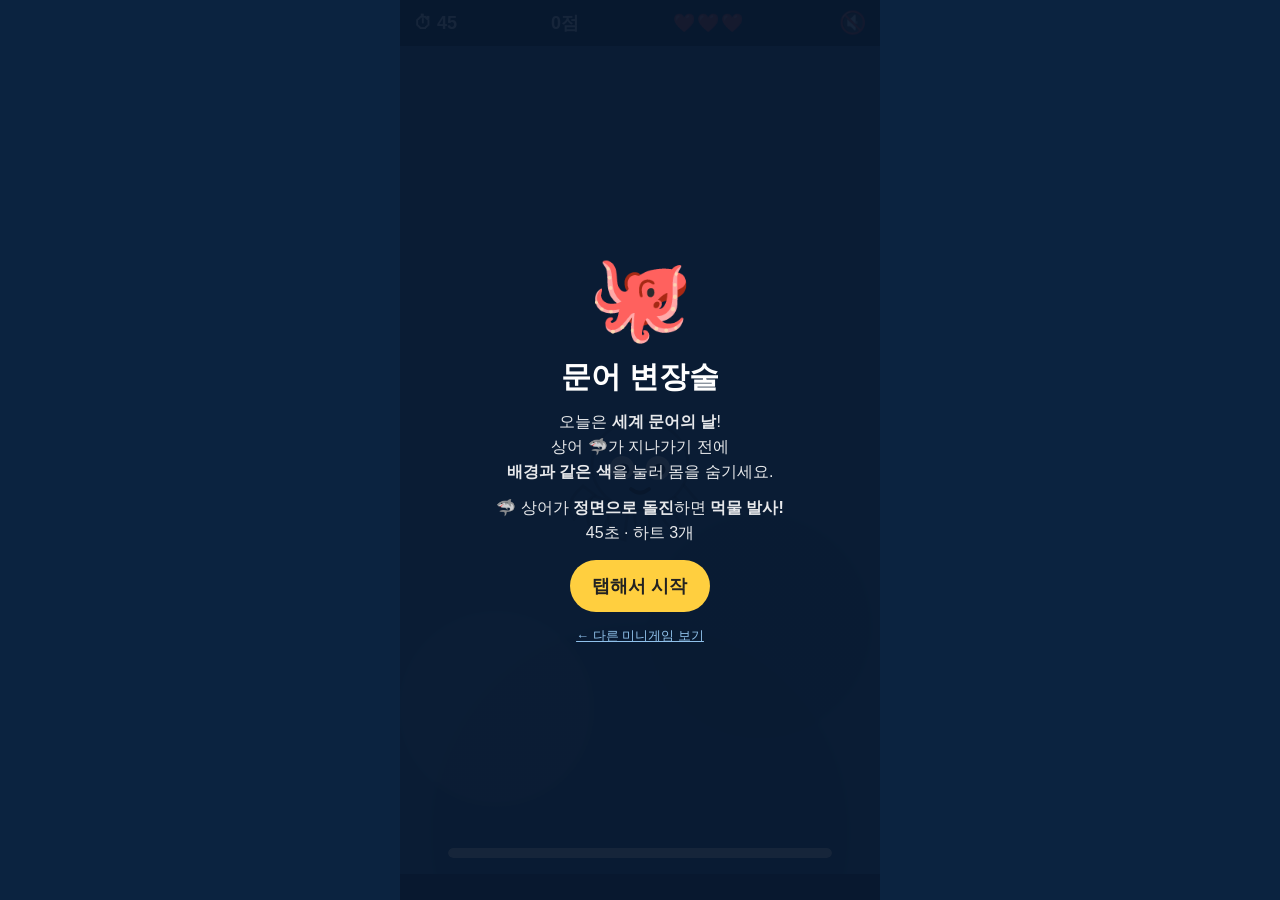
<file: games/2026-10-08/octopus-camo/index.html>
<!doctype html>
<html lang="ko">
<head>
<meta charset="utf-8">
<meta name="viewport" content="width=device-width,initial-scale=1,maximum-scale=1,user-scalable=no,viewport-fit=cover">
<title>문어 변장술 🐙 상어 피하기 | 데일리 미니게임</title>
<meta name="description" content="세계 문어의 날 기념! 상어가 오기 전에 몸 색을 바꿔라. 45초 변장 챌린지">
<meta property="og:title" content="문어 변장술 🐙 45초 변장 챌린지">
<meta property="og:description" content="상어가 오기 전에 배경색으로 변장! 너는 몇 점?">
<link rel="icon" href="data:image/svg+xml,<svg xmlns='http://www.w3.org/2000/svg' viewBox='0 0 100 100'><text y='.9em' font-size='90'>🐙</text></svg>">
<style>
*{box-sizing:border-box;margin:0;padding:0;-webkit-tap-highlight-color:transparent}
html,body{height:100%;overflow:hidden;background:#0b2340;font-family:-apple-system,BlinkMacSystemFont,"Apple SD Gothic Neo","Noto Sans KR","Malgun Gothic",sans-serif;color:#fff;touch-action:manipulation;user-select:none;-webkit-user-select:none}
#app{position:relative;max-width:480px;height:100%;margin:0 auto;display:flex;flex-direction:column;overflow:hidden}
#hud{display:flex;justify-content:space-between;align-items:center;padding:10px 14px;font-weight:800;font-size:18px;background:rgba(0,0,0,.25);z-index:2}
#hud .hearts{letter-spacing:2px}
#mute{background:none;border:0;font-size:22px;color:#fff;cursor:pointer}
#sea{position:relative;flex:1;transition:background-color .18s;background:#2d6a9f;overflow:hidden}
#sea::before{content:"";position:absolute;inset:0;background:radial-gradient(circle at 20% 80%,rgba(255,255,255,.12) 0 12%,transparent 13%),radial-gradient(circle at 75% 70%,rgba(0,0,0,.12) 0 16%,transparent 17%),radial-gradient(circle at 50% 95%,rgba(0,0,0,.15) 0 25%,transparent 26%);pointer-events:none}
#shark{position:absolute;top:12%;left:0;font-size:64px;transform:translateX(-120%);will-change:transform;filter:drop-shadow(0 4px 4px rgba(0,0,0,.3))}
#octo{position:absolute;left:50%;top:52%;width:150px;height:150px;transform:translate(-50%,-50%);transition:transform .15s}
#octo.hit{animation:shake .4s}
#octo.ok{transform:translate(-50%,-50%) scale(1.08)}
@keyframes shake{0%,100%{transform:translate(-50%,-50%)}25%{transform:translate(-60%,-50%) rotate(-8deg)}75%{transform:translate(-40%,-50%) rotate(8deg)}}
#timer{position:absolute;left:10%;right:10%;bottom:16px;height:10px;border-radius:6px;background:rgba(0,0,0,.3);overflow:hidden}
#timer i{display:block;height:100%;width:100%;background:#fff;border-radius:6px}
#msg{position:absolute;left:0;right:0;top:30%;text-align:center;font-size:26px;font-weight:900;text-shadow:0 2px 6px rgba(0,0,0,.5);opacity:0;transition:opacity .15s;pointer-events:none}
#pads{display:grid;grid-template-columns:1fr 1fr;gap:10px;padding:12px 12px calc(14px + env(safe-area-inset-bottom));background:#0b2340}
.pad{height:68px;border-radius:16px;border:3px solid rgba(255,255,255,.85);font-size:18px;font-weight:800;color:#fff;text-shadow:0 1px 3px rgba(0,0,0,.6);cursor:pointer;touch-action:manipulation}
.pad:active{transform:scale(.96)}
.pad.ink{grid-column:span 2;background:#111;height:58px}
.overlay{position:absolute;inset:0;z-index:10;display:flex;flex-direction:column;align-items:center;justify-content:center;text-align:center;padding:24px;background:rgba(8,24,46,.94)}
.overlay.hidden{display:none}
.overlay h1{font-size:30px;margin:10px 0 6px}
.overlay p{opacity:.9;line-height:1.55;margin:6px 0;word-break:keep-all}
.big{font-size:84px}
.btn{display:inline-block;margin:8px 6px;padding:14px 22px;border-radius:999px;border:0;font-size:18px;font-weight:800;cursor:pointer;background:#ffcf3f;color:#222}
.btn.ghost{background:transparent;color:#fff;border:2px solid #fff}
.score{font-size:56px;font-weight:900;color:#ffcf3f;margin:6px 0}
.small{font-size:13px;opacity:.7;margin-top:14px}
.small a{color:#9fd4ff}
#toast{position:absolute;left:50%;bottom:90px;transform:translateX(-50%);background:#fff;color:#111;padding:10px 16px;border-radius:12px;font-weight:700;z-index:20;opacity:0;transition:opacity .2s;pointer-events:none;white-space:nowrap}
</style>
</head>
<body>
<div id="app">
  <div id="hud"><span id="time">⏱ 45</span><span id="score">0점</span><span class="hearts" id="hearts">❤️❤️❤️</span><button id="mute" aria-label="소리 켜기">🔇</button></div>
  <div id="sea">
    <div id="shark">🦈</div>
    <svg id="octo" viewBox="0 0 100 100" aria-hidden="true">
      <g id="octoBody" fill="#2d6a9f" stroke="rgba(0,0,0,.35)" stroke-width="2">
        <path d="M18 62 q-8 22 6 28 q4-14 10-22z"/><path d="M30 66 q-4 24 10 26 q0-14 4-24z"/><path d="M46 68 q0 24 10 24 q2-12-2-24z"/><path d="M60 66 q8 22 18 20 q-4-12-10-22z"/><path d="M70 60 q16 18 24 12 q-8-8-16-18z"/><path d="M12 56 q-14 12-6 22 q6-10 14-16z"/>
        <ellipse cx="50" cy="42" rx="32" ry="30"/>
      </g>
      <circle cx="38" cy="44" r="8" fill="#fff"/><circle cx="62" cy="44" r="8" fill="#fff"/>
      <circle id="eyeL" cx="39" cy="45" r="4" fill="#111"/><circle id="eyeR" cx="63" cy="45" r="4" fill="#111"/>
      <path d="M44 58 q6 5 12 0" stroke="#111" stroke-width="2.5" fill="none" stroke-linecap="round"/>
    </svg>
    <div id="msg"></div>
    <div id="timer"><i id="bar"></i></div>
  </div>
  <div id="pads"></div>

  <div class="overlay" id="start">
    <div class="big">🐙</div>
    <h1>문어 변장술</h1>
    <p>오늘은 <b>세계 문어의 날</b>!<br>상어 🦈가 지나가기 전에<br><b>배경과 같은 색</b>을 눌러 몸을 숨기세요.</p>
    <p>🦈 상어가 <b>정면으로 돌진</b>하면 <b>먹물 발사!</b><br>45초 · 하트 3개</p>
    <button class="btn" id="startBtn">탭해서 시작</button>
    <p class="small"><a href="../../../">← 다른 미니게임 보기</a></p>
  </div>

  <div class="overlay hidden" id="result">
    <div class="big" id="rEmoji">🐙</div>
    <h1 id="rTitle">변장의 달인</h1>
    <div class="score" id="rScore">0점</div>
    <p id="rDetail"></p>
    <div><button class="btn" id="shareBtn">📤 내 점수 공유하기</button></div>
    <div><button class="btn ghost" id="retryBtn">🔁 다시 하기</button></div>
    <p class="small">세계 문어의 날(10/8) 기념 원작 미니게임 · <a href="../../../">다른 게임 보기</a></p>
  </div>
  <div id="toast"></div>
</div>
<script>
(()=>{
const $=id=>document.getElementById(id);
const qs=new URLSearchParams(location.search);
const ROUND=Math.max(1,Math.min(120,Number(qs.get('dur'))||45));
const PLAY_URL=location.origin+location.pathname;
const COLORS=[
 {n:'산호 빨강',c:'#e5533d'},{n:'모래 노랑',c:'#e8b64a'},{n:'해초 초록',c:'#3f9a4b'},
 {n:'바다 파랑',c:'#2d6a9f'},{n:'바위 회색',c:'#7b7f86'},{n:'성게 보라',c:'#7c4dbb'},{n:'말미잘 분홍',c:'#e46fa8'}
];
let st='ready',score=0,hearts=3,combo=0,best=0,ok=0,timeLeft=ROUND,waveT=0,waveDur=2,target=null,ink=false,options=[],lastTs=0,locked=false,inks=0;
let muted=true,ac=null;
function beep(f,d=0.08,type='sine',v=0.08){if(muted)return;try{ac=ac||new (window.AudioContext||window.webkitAudioContext)();const o=ac.createOscillator(),g=ac.createGain();o.type=type;o.frequency.value=f;g.gain.value=v;o.connect(g);g.connect(ac.destination);o.start();g.gain.exponentialRampToValueAtTime(0.0001,ac.currentTime+d);o.stop(ac.currentTime+d+0.02)}catch(e){}}
$('mute').onclick=()=>{muted=!muted;$('mute').textContent=muted?'🔇':'🔊';$('mute').setAttribute('aria-label',muted?'소리 켜기':'소리 끄기');beep(660)};
function toast(t){const el=$('toast');el.textContent=t;el.style.opacity=1;clearTimeout(toast._t);toast._t=setTimeout(()=>el.style.opacity=0,1800)}
function msg(t,c){const m=$('msg');m.textContent=t;m.style.color=c||'#fff';m.style.opacity=1;clearTimeout(msg._t);msg._t=setTimeout(()=>m.style.opacity=0,600)}
function hud(){$('time').textContent='⏱ '+Math.ceil(timeLeft);$('score').textContent=score+'점';$('hearts').textContent='❤️'.repeat(hearts)+'🤍'.repeat(3-hearts)}
function shuffle(a){for(let i=a.length-1;i>0;i--){const j=Math.random()*(i+1)|0;[a[i],a[j]]=[a[j],a[i]]}return a}
function newWave(){
  const elapsed=ROUND-timeLeft;
  if(elapsed>20&&!newWave.warned){newWave.warned=true;setTimeout(()=>msg('⚠️ 이제 글자 말고 색을 보세요!','#fff'),250)}
  waveDur=Math.max(0.85,2.1-elapsed*0.028);
  waveT=0;locked=false;
  ink=elapsed>6&&Math.random()<0.16;
  const prev=target;
  do{target=COLORS[Math.random()*COLORS.length|0]}while(target===prev);
  $('sea').style.backgroundColor=target.c;
  const n=4;
  const others=shuffle(COLORS.filter(x=>x!==target)).slice(0,n-1);
  options=shuffle([target,...others]);
  renderPads();
  const sh=$('shark');
  sh.textContent='🦈';
  sh.dataset.mode=ink?'charge':'swim';
  if(ink){msg('🦈 정면 돌진!! 먹물!','#fff')}
}
function renderPads(){
  const p=$('pads');p.innerHTML='';
  // label text deliberately does not always match: later rounds use a different color name to add a mild trick
  const elapsed=ROUND-timeLeft;
  options.forEach(o=>{
    const b=document.createElement('button');b.className='pad';b.style.background=o.c;
    let label=o.n;
    if(elapsed>20&&Math.random()<0.35){const other=COLORS[Math.random()*COLORS.length|0];label=other.n;}
    b.textContent=label;
    b.addEventListener('pointerdown',e=>{e.preventDefault();pick(o)});
    p.appendChild(b);
  });
  const k=document.createElement('button');k.className='pad ink';k.textContent='🖤 먹물 발사';
  k.addEventListener('pointerdown',e=>{e.preventDefault();pick('ink')});
  p.appendChild(k);
}
function setOcto(c){$('octoBody').setAttribute('fill',c)}
function pick(o){
  if(st!=='play'||locked)return;
  locked=true;
  const correct=ink?o==='ink':o===target;
  if(o!=='ink')setOcto(o.c);else setOcto('#111');
  if(correct){
    combo++;best=Math.max(best,combo);ok++;if(ink)inks++;
    const speed=Math.max(0,1-waveT/waveDur);
    const pts=Math.round((10+speed*10)*Math.min(3,1+Math.floor(combo/5)*0.5));
    score+=pts;
    msg((ink?'먹물 성공! ':'변장 성공! ')+'+'+pts+(combo>=5?'  🔥'+combo+'콤보':''),'#fff');
    $('octo').classList.add('ok');setTimeout(()=>$('octo').classList.remove('ok'),150);
    beep(520+combo*30,0.09,'triangle');
    setTimeout(()=>{if(st==='play')newWave()},220);
  }else{
    fail(ink?'먹물을 쐈어야지!':'색이 달라! 들켰다');
  }
  hud();
}
function fail(t){
  combo=0;hearts--;msg('🦷 '+t,'#ffd0d0');beep(140,0.25,'sawtooth',0.07);
  const o=$('octo');o.classList.remove('hit');void o.offsetWidth;o.classList.add('hit');
  if(navigator.vibrate)try{navigator.vibrate(80)}catch(e){}
  hud();
  if(hearts<=0){end();return}
  locked=true;setTimeout(()=>{if(st==='play')newWave()},450);
}
function loop(ts){
  if(st!=='play')return;
  const dt=Math.min(0.05,(ts-(lastTs||ts))/1000);lastTs=ts;
  timeLeft-=dt;
  if(timeLeft<=0){timeLeft=0;hud();end();return}
  if(!locked){
    waveT+=dt;
    if(waveT>=waveDur){fail(ink?'먹물을 못 쐈다!':'너무 늦었어!')}
  }
  const f=Math.min(1,waveT/waveDur);
  $('bar').style.width=((1-f)*100)+'%';
  const sh=$('shark'),W=$('sea').clientWidth;
  if(sh.dataset.mode==='charge'){const s=0.6+f*1.8;sh.style.transform=`translate(${W/2-40}px,${f*80}px) scale(${s})`}
  else sh.style.transform=`translateX(${-80+f*(W+40)}px) scaleX(-1)`;
  const ex=Math.sin(ts/300)*1.5;$('eyeL').setAttribute('cx',39+ex);$('eyeR').setAttribute('cx',63+ex);
  hud();
  requestAnimationFrame(loop);
}
function start(){
  newWave.warned=false;score=0;hearts=3;combo=0;best=0;ok=0;inks=0;timeLeft=ROUND;lastTs=0;
  $('start').classList.add('hidden');$('result').classList.add('hidden');
  st='play';hud();newWave();requestAnimationFrame(loop);beep(440);
}
function end(){
  if(st==='over')return;st='over';
  let t,e;
  if(score>=1000){t='심해의 전설 문어';e='👑'}else if(score>=600){t='변장의 달인';e='🎭'}else if(score>=300){t='꽤 하는 카멜레온 문어';e='🦎'}else if(score>=100){t='아기 문어';e='🐙'}else{t='상어 간식…';e='🦈'}
  $('rTitle').textContent=t;$('rEmoji').textContent=e;$('rScore').textContent=score+'점';
  $('rDetail').textContent=`변장 성공 ${ok}번 · 최고 콤보 ${best} · 먹물 ${inks}번`+(hearts<=0?' · 상어에게 잡혔어요':' · '+ROUND+'초 생존!');
  $('result').classList.remove('hidden');
  window.__lastResult={score,ok,best};
}
async function share(){
  const text=`🐙 문어 변장술에서 ${score}점! (${$('rTitle').textContent}) 세계 문어의 날 기념 ${ROUND}초 챌린지, 너도 해봐`;
  const full=text+'\n'+PLAY_URL;
  try{if(navigator.share){await navigator.share({title:'문어 변장술',text,url:PLAY_URL});return}}catch(e){if(e&&e.name==='AbortError')return}
  try{await navigator.clipboard.writeText(full);toast('복사됐어요! 친구에게 붙여넣기 📋')}
  catch(e){const ta=document.createElement('textarea');ta.value=full;document.body.appendChild(ta);ta.select();let k=false;try{k=document.execCommand('copy')}catch(_){}ta.remove();toast(k?'복사됐어요! 📋':'주소를 직접 복사해 주세요: '+PLAY_URL)}
}
$('startBtn').addEventListener('click',start);
$('start').addEventListener('click',e=>{if(e.target.tagName!=='A'&&st==='ready')start()});
$('retryBtn').addEventListener('click',start);
$('shareBtn').addEventListener('click',share);
hud();
window.__game={get state(){return st},get score(){return score}};
})();
</script>
</body>
</html>
</file>
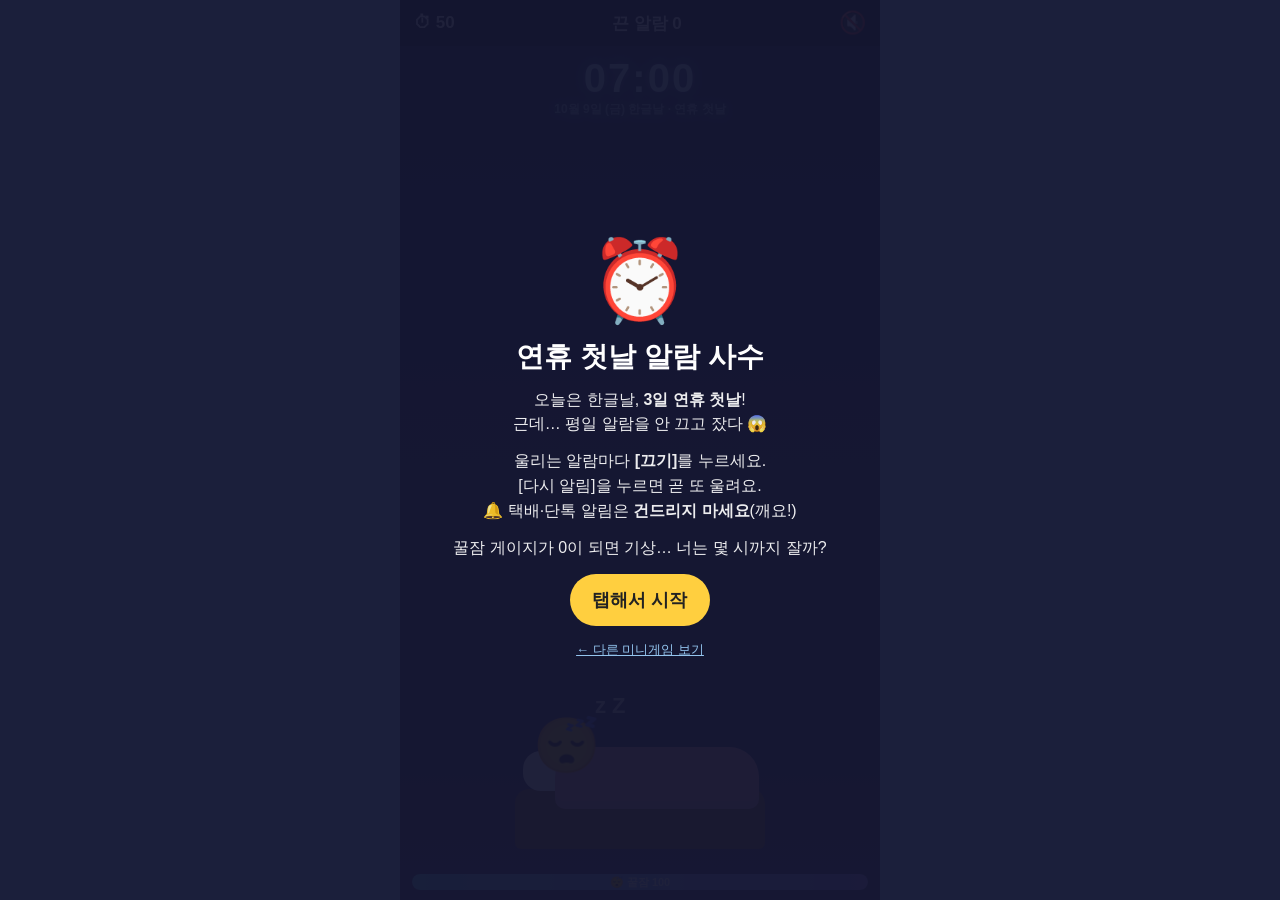
<file: games/2026-10-09/holiday-alarm/index.html>
<!doctype html>
<html lang="ko">
<head>
<meta charset="utf-8">
<meta name="viewport" content="width=device-width,initial-scale=1,maximum-scale=1,user-scalable=no,viewport-fit=cover">
<title>연휴 첫날 알람 사수 ⏰ | 데일리 미니게임</title>
<meta name="description" content="한글날 3일 연휴 첫날! 깜빡하고 안 끈 평일 알람을 전부 꺼라. 너는 몇 시까지 꿀잠?">
<meta property="og:title" content="연휴 첫날 알람 사수 ⏰ 너는 몇 시까지 잤어?">
<meta property="og:description" content="'다시 알림' 말고 '끄기'! 연휴 첫날 꿀잠 지키기 챌린지">
<link rel="icon" href="data:image/svg+xml,<svg xmlns='http://www.w3.org/2000/svg' viewBox='0 0 100 100'><text y='.9em' font-size='90'>⏰</text></svg>">
<style>
*{box-sizing:border-box;margin:0;padding:0;-webkit-tap-highlight-color:transparent}
html,body{height:100%;overflow:hidden;background:#1b1f3b;font-family:-apple-system,BlinkMacSystemFont,"Apple SD Gothic Neo","Noto Sans KR","Malgun Gothic",sans-serif;color:#fff;touch-action:manipulation;user-select:none;-webkit-user-select:none}
#app{position:relative;max-width:480px;height:100%;margin:0 auto;display:flex;flex-direction:column;overflow:hidden}
#hud{display:flex;justify-content:space-between;align-items:center;padding:10px 14px;font-weight:800;font-size:17px;background:rgba(0,0,0,.3);z-index:3}
#mute{background:none;border:0;font-size:22px;color:#fff;cursor:pointer}
#room{position:relative;flex:1;overflow:hidden;background:linear-gradient(#262b55,#3b3566 70%,#4d3f6e);transition:background 1s}
#clock{position:absolute;top:10px;left:0;right:0;text-align:center;font-size:40px;font-weight:900;letter-spacing:2px;font-variant-numeric:tabular-nums;text-shadow:0 0 12px rgba(120,200,255,.6);color:#bfe6ff;z-index:1}
#clock small{display:block;font-size:12px;letter-spacing:0;opacity:.7;font-weight:700}
#bed{position:absolute;left:50%;bottom:6%;width:250px;height:150px;transform:translateX(-50%);z-index:1}
#bed .frame{position:absolute;left:0;right:0;bottom:0;height:60px;background:#8a5a3c;border-radius:14px 14px 6px 6px}
#bed .blanket{position:absolute;left:40px;right:6px;bottom:40px;height:62px;background:#f4a7b9;border-radius:30px 30px 10px 10px;box-shadow:inset 0 -8px 0 rgba(0,0,0,.08)}
#bed .pillow{position:absolute;left:8px;bottom:58px;width:70px;height:40px;background:#fff;border-radius:18px}
#sleeper{position:absolute;left:18px;bottom:72px;font-size:54px;transition:transform .2s}
#sleeper.toss{animation:toss .35s}
@keyframes toss{0%,100%{transform:rotate(0)}30%{transform:rotate(-18deg)}70%{transform:rotate(14deg)}}
#zzz{position:absolute;left:80px;bottom:130px;font-size:22px;font-weight:900;opacity:.8;animation:z 2s infinite}
@keyframes z{0%{transform:translate(0,0);opacity:0}30%{opacity:.9}100%{transform:translate(30px,-40px);opacity:0}}
#sleep{position:absolute;left:12px;right:12px;bottom:10px;height:16px;border-radius:9px;background:rgba(0,0,0,.35);overflow:hidden;z-index:2}
#sleep i{position:absolute;left:0;top:0;bottom:0;width:100%;background:linear-gradient(90deg,#7ad1ff,#a98bff);transition:width .1s}
#sleep span{position:absolute;inset:0;font-size:11px;font-weight:800;display:flex;align-items:center;justify-content:center}
.al{position:absolute;width:176px;padding:10px;border-radius:18px;background:rgba(255,255,255,.96);color:#222;box-shadow:0 8px 20px rgba(0,0,0,.35);z-index:5;animation:ring .25s infinite}
.al.calm{animation:none}
@keyframes ring{0%,100%{transform:rotate(0)}25%{transform:rotate(-3deg)}75%{transform:rotate(3deg)}}
.al .t{font-size:26px;font-weight:900;font-variant-numeric:tabular-nums}
.al .l{font-size:12px;opacity:.7;margin-bottom:8px;white-space:nowrap;overflow:hidden;text-overflow:ellipsis}
.al .bs{display:flex;gap:6px}
.al button{flex:1;height:44px;border-radius:12px;border:0;font-size:15px;font-weight:900;cursor:pointer;touch-action:manipulation}
.al button.off{background:#ff5a5f;color:#fff}
.al button.snz{background:#e7e9ef;color:#333}
.al.trick button.off{background:#e7e9ef;color:#333}
.al.trick button.snz{background:#ff5a5f;color:#fff}
.al.noti{width:190px;background:#fffbe6;animation:none}
.al.noti .t{font-size:16px}
#msg{position:absolute;left:0;right:0;top:34%;text-align:center;font-size:24px;font-weight:900;text-shadow:0 2px 6px rgba(0,0,0,.6);opacity:0;transition:opacity .15s;pointer-events:none;z-index:6}
.overlay{position:absolute;inset:0;z-index:10;display:flex;flex-direction:column;align-items:center;justify-content:center;text-align:center;padding:24px;background:rgba(20,22,48,.95)}
.overlay.hidden{display:none}
.overlay h1{font-size:28px;margin:10px 0 6px}
.overlay p{opacity:.92;line-height:1.55;margin:6px 0;word-break:keep-all}
.big{font-size:80px}
.btn{display:inline-block;margin:8px 6px;padding:14px 22px;border-radius:999px;border:0;font-size:18px;font-weight:800;cursor:pointer;background:#ffcf3f;color:#222}
.btn.ghost{background:transparent;color:#fff;border:2px solid #fff}
.score{font-size:36px;font-weight:900;color:#ffcf3f;margin:6px 0}
.small{font-size:13px;opacity:.7;margin-top:14px}
.small a{color:#9fd4ff}
#toast{position:absolute;left:50%;bottom:90px;transform:translateX(-50%);background:#fff;color:#111;padding:10px 16px;border-radius:12px;font-weight:700;z-index:20;opacity:0;transition:opacity .2s;pointer-events:none;white-space:nowrap}
</style>
</head>
<body>
<div id="app">
  <div id="hud"><span id="time">⏱ 50</span><span id="cnt">끈 알람 0</span><button id="mute" aria-label="소리 켜기">🔇</button></div>
  <div id="room">
    <div id="clock">07:00<small>10월 9일 (금) 한글날 · 연휴 첫날</small></div>
    <div id="bed"><div class="frame"></div><div class="pillow"></div><div class="blanket"></div><div id="sleeper">😴</div><div id="zzz">z Z</div></div>
    <div id="sleep"><i id="sleepBar"></i><span id="sleepTxt">꿀잠 게이지</span></div>
    <div id="msg"></div>
  </div>

  <div class="overlay" id="start">
    <div class="big">⏰</div>
    <h1>연휴 첫날 알람 사수</h1>
    <p>오늘은 한글날, <b>3일 연휴 첫날</b>!<br>근데… 평일 알람을 안 끄고 잤다 😱</p>
    <p>울리는 알람마다 <b>[끄기]</b>를 누르세요.<br>[다시 알림]을 누르면 곧 또 울려요.<br>🔔 택배·단톡 알림은 <b>건드리지 마세요</b>(깨요!)</p>
    <p>꿀잠 게이지가 0이 되면 기상… 너는 몇 시까지 잘까?</p>
    <button class="btn" id="startBtn">탭해서 시작</button>
    <p class="small"><a href="../../../">← 다른 미니게임 보기</a></p>
  </div>

  <div class="overlay hidden" id="result">
    <div class="big" id="rEmoji">😴</div>
    <h1 id="rTitle">꿀잠 성공</h1>
    <div class="score" id="rScore">오후 1:00</div>
    <p id="rDetail"></p>
    <div><button class="btn" id="shareBtn">📤 내 기상 시간 공유하기</button></div>
    <div><button class="btn ghost" id="retryBtn">🔁 다시 자기</button></div>
    <p class="small">한글날 연휴(10/9~11) 기념 원작 미니게임 · <a href="../../../">다른 게임 보기</a></p>
  </div>
  <div id="toast"></div>
</div>
<script>
(()=>{
const $=id=>document.getElementById(id);
const qs=new URLSearchParams(location.search);
const ROUND=Math.max(1,Math.min(120,Number(qs.get('dur'))||50));
const PLAY_URL=location.origin+location.pathname;
const START_MIN=7*60, MIN_PER_SEC=8.4; // 50초 = 7시간
const LABELS=['평일 기상 (1)','평일 기상 (2) 진짜 일어나','출근 지하철 놓치지 마','5분만 더… 아니 일어나','헬스 가기로 했잖아','월간 회의 준비','혹시 몰라서 맞춘 알람','엄마가 맞춰 둔 알람'];
const NOTI=['📦 택배가 문 앞에 도착했어요','💬 단톡방: 연휴에 뭐 해?? (+99)','🛒 장바구니 상품 가격이 내려갔어요','📱 소프트웨어 업데이트 가능','🎁 출석 체크하고 포인트 받기'];
let st='ready',sleep=100,offs=0,snoozes=0,wakes=0,timeLeft=ROUND,elapsed=0,lastTs=0,spawnT=0,alarms=[],uid=0,pending=[];
let muted=true,ac=null;
function beep(f,d=0.08,type='sine',v=0.06){if(muted)return;try{ac=ac||new (window.AudioContext||window.webkitAudioContext)();const o=ac.createOscillator(),g=ac.createGain();o.type=type;o.frequency.value=f;g.gain.value=v;o.connect(g);g.connect(ac.destination);o.start();g.gain.exponentialRampToValueAtTime(0.0001,ac.currentTime+d);o.stop(ac.currentTime+d+0.02)}catch(e){}}
$('mute').onclick=()=>{muted=!muted;$('mute').textContent=muted?'🔇':'🔊';$('mute').setAttribute('aria-label',muted?'소리 켜기':'소리 끄기');beep(660)};
function toast(t){const el=$('toast');el.textContent=t;el.style.opacity=1;clearTimeout(toast._t);toast._t=setTimeout(()=>el.style.opacity=0,1800)}
function msg(t,c){const m=$('msg');m.textContent=t;m.style.color=c||'#fff';m.style.opacity=1;clearTimeout(msg._t);msg._t=setTimeout(()=>m.style.opacity=0,650)}
function gameMin(){return START_MIN+elapsed*MIN_PER_SEC}
function fmtClock(m){m=Math.floor(m);const h=Math.floor(m/60)%24,mm=m%60;return String(h).padStart(2,'0')+':'+String(mm).padStart(2,'0')}
function fmtKo(m){m=Math.floor(m);const h=Math.floor(m/60)%24,mm=m%60;const ap=h<12?'오전':'오후';const hh=h%12===0?12:h%12;return `${ap} ${hh}:${String(mm).padStart(2,'0')}`}
function hud(){$('time').textContent='⏱ '+Math.ceil(timeLeft);$('cnt').textContent='끈 알람 '+offs;const s=Math.max(0,sleep);$('sleepBar').style.width=s+'%';$('sleepTxt').textContent=(s>60?'😴 꿀잠':s>30?'😪 뒤척뒤척':'😫 깨기 직전')+' '+Math.round(s);
  $('clock').firstChild.nodeValue=fmtClock(gameMin());}
function place(w,h){
  const R=$('room').getBoundingClientRect();
  const W=R.width,H=R.height;
  for(let k=0;k<20;k++){
    const x=8+Math.random()*Math.max(1,W-w-16),y=70+Math.random()*Math.max(1,H*0.62-h-70);
    if(!alarms.some(a=>Math.abs(a.x-x)<w*0.8&&Math.abs(a.y-y)<h*0.8))return{x,y};
  }
  return{x:8+Math.random()*Math.max(1,W-w-16),y:70+Math.random()*Math.max(1,H*0.5-h)};
}
function spawn(kind){
  if(alarms.length>=4)return;
  const id=++uid;const noti=kind==='noti';
  const el=document.createElement('div');el.className='al'+(noti?' noti':'');
  const trick=!noti&&elapsed>18&&Math.random()<0.35;
  if(trick)el.classList.add('trick');
  const pos=place(noti?190:176,noti?70:118);
  el.style.left=pos.x+'px';el.style.top=pos.y+'px';
  if(noti){
    el.innerHTML=`<div class="t"></div><div class="l">탭하지 말고 무시하세요</div>`;
    el.querySelector('.t').textContent=NOTI[Math.random()*NOTI.length|0];
    el.addEventListener('pointerdown',e=>{e.preventDefault();if(st!=='play')return;wake(15,'알림 확인하다 잠 깸…');remove(id)});
  }else{
    const t=fmtClock(gameMin()+(Math.random()*6|0));
    const swap=Math.random()<(elapsed>10?0.5:0.2);
    el.innerHTML=`<div class="t">⏰ ${t}</div><div class="l"></div><div class="bs"></div>`;
    el.querySelector('.l').textContent=LABELS[Math.random()*LABELS.length|0];
    const bs=el.querySelector('.bs');
    const off=document.createElement('button');off.className='off';off.textContent='끄기';
    const snz=document.createElement('button');snz.className='snz';snz.textContent='다시 알림';
    if(swap){bs.appendChild(off);bs.appendChild(snz)}else{bs.appendChild(snz);bs.appendChild(off)}
    off.addEventListener('pointerdown',e=>{e.preventDefault();e.stopPropagation();if(st!=='play')return;offs++;sleep=Math.min(100,sleep+3);msg('끔! 🛌','#bff7c6');beep(880,0.06,'triangle');remove(id);hud()});
    snz.addEventListener('pointerdown',e=>{e.preventDefault();e.stopPropagation();if(st!=='play')return;snoozes++;msg('😩 5분 뒤 또 울림','#ffd6a0');beep(300,0.1);remove(id);pending.push(elapsed+2.2);hud()});
  }
  $('room').appendChild(el);
  alarms.push({id,el,noti,born:elapsed,x:pos.x,y:pos.y,life:noti?2.6:99});
  if(!noti)beep(1200,0.05,'square',0.04);
}
function remove(id){const i=alarms.findIndex(a=>a.id===id);if(i<0)return;alarms[i].el.remove();alarms.splice(i,1)}
function wake(n,t){wakes++;sleep-=n;msg('😵 '+t,'#ffb3b3');beep(160,0.2,'sawtooth',0.06);const s=$('sleeper');s.classList.remove('toss');void s.offsetWidth;s.classList.add('toss');if(navigator.vibrate)try{navigator.vibrate(60)}catch(e){}if(sleep<=0)end()}
function loop(ts){
  if(st!=='play')return;
  const dt=Math.min(0.05,(ts-(lastTs||ts))/1000);lastTs=ts;
  timeLeft-=dt;elapsed+=dt;
  if(timeLeft<=0){timeLeft=0;hud();end();return}
  spawnT-=dt;
  const gap=Math.max(0.55,1.6-elapsed*0.025);
  if(spawnT<=0){spawnT=gap*(0.7+Math.random()*0.6);spawn(elapsed>6&&Math.random()<0.18?'noti':'alarm')}
  for(let i=pending.length-1;i>=0;i--){if(elapsed>=pending[i]){pending.splice(i,1);spawn('alarm')}}
  let ringing=0;
  for(let i=alarms.length-1;i>=0;i--){const a=alarms[i];if(a.noti){if(elapsed-a.born>a.life){a.el.remove();alarms.splice(i,1)}}else ringing++}
  if(ringing)sleep-=dt*(5+ringing*4.5);else sleep=Math.min(100,sleep+dt*4);
  $('zzz').style.display=ringing?'none':'';
  $('sleeper').textContent=sleep>60?'😴':sleep>30?'😪':'😫';
  const night=Math.min(1,elapsed/ROUND);
  $('room').style.background=`linear-gradient(hsl(${230-night*30},${45-night*5}%,${18+night*40}%),hsl(${260-night*60},${30+night*20}%,${28+night*35}%))`;
  if(sleep<=0){sleep=0;hud();end();return}
  hud();requestAnimationFrame(loop);
}
function start(){
  alarms.forEach(a=>a.el.remove());alarms=[];pending=[];
  sleep=100;offs=0;snoozes=0;wakes=0;timeLeft=ROUND;elapsed=0;lastTs=0;spawnT=0.4;
  $('start').classList.add('hidden');$('result').classList.add('hidden');
  st='play';hud();requestAnimationFrame(loop);beep(440);
}
function end(){
  if(st==='over')return;st='over';
  alarms.forEach(a=>a.el.classList.add('calm'));
  const m=gameMin();const full=timeLeft<=0;
  let t,e;
  if(full){t='연휴 첫날 완벽한 꿀잠';e='👑'}
  else if(m>=12*60){t='점심까지 숙면 성공';e='😴'}
  else if(m>=10*60){t='브런치 타임 기상';e='🥐'}
  else if(m>=8*60+30){t='평일보다 쪼끔 더 잠';e='😪'}
  else{t='연휴인데 평일처럼 기상…';e='😫'}
  $('rTitle').textContent=t;$('rEmoji').textContent=e;$('rScore').textContent=fmtKo(m)+(full?'까지 꿀잠':' 기상');
  $('rDetail').textContent=`알람 ${offs}개 끔 · 다시 알림 ${snoozes}번 · 알림에 깸 ${wakes}번`;
  $('result').classList.remove('hidden');
  window.__lastResult={wake:fmtKo(m),offs,snoozes,wakes,full};
}
async function share(){
  const text=`⏰ 연휴 첫날 알람 사수: 알람 ${offs}개 끄고 ${$('rScore').textContent}! (${$('rTitle').textContent}) 너는 몇 시까지 잘 수 있어?`;
  const full=text+'\n'+PLAY_URL;
  try{if(navigator.share){await navigator.share({title:'연휴 첫날 알람 사수',text,url:PLAY_URL});return}}catch(e){if(e&&e.name==='AbortError')return}
  try{await navigator.clipboard.writeText(full);toast('복사됐어요! 친구에게 붙여넣기 📋')}
  catch(e){const ta=document.createElement('textarea');ta.value=full;document.body.appendChild(ta);ta.select();let k=false;try{k=document.execCommand('copy')}catch(_){}ta.remove();toast(k?'복사됐어요! 📋':'주소를 직접 복사해 주세요: '+PLAY_URL)}
}
$('startBtn').addEventListener('click',start);
$('start').addEventListener('click',e=>{if(e.target.tagName!=='A'&&st==='ready')start()});
$('retryBtn').addEventListener('click',start);
$('shareBtn').addEventListener('click',share);
hud();
window.__game={get state(){return st},get sleep(){return sleep}};
})();
</script>
</body>
</html>
</file>
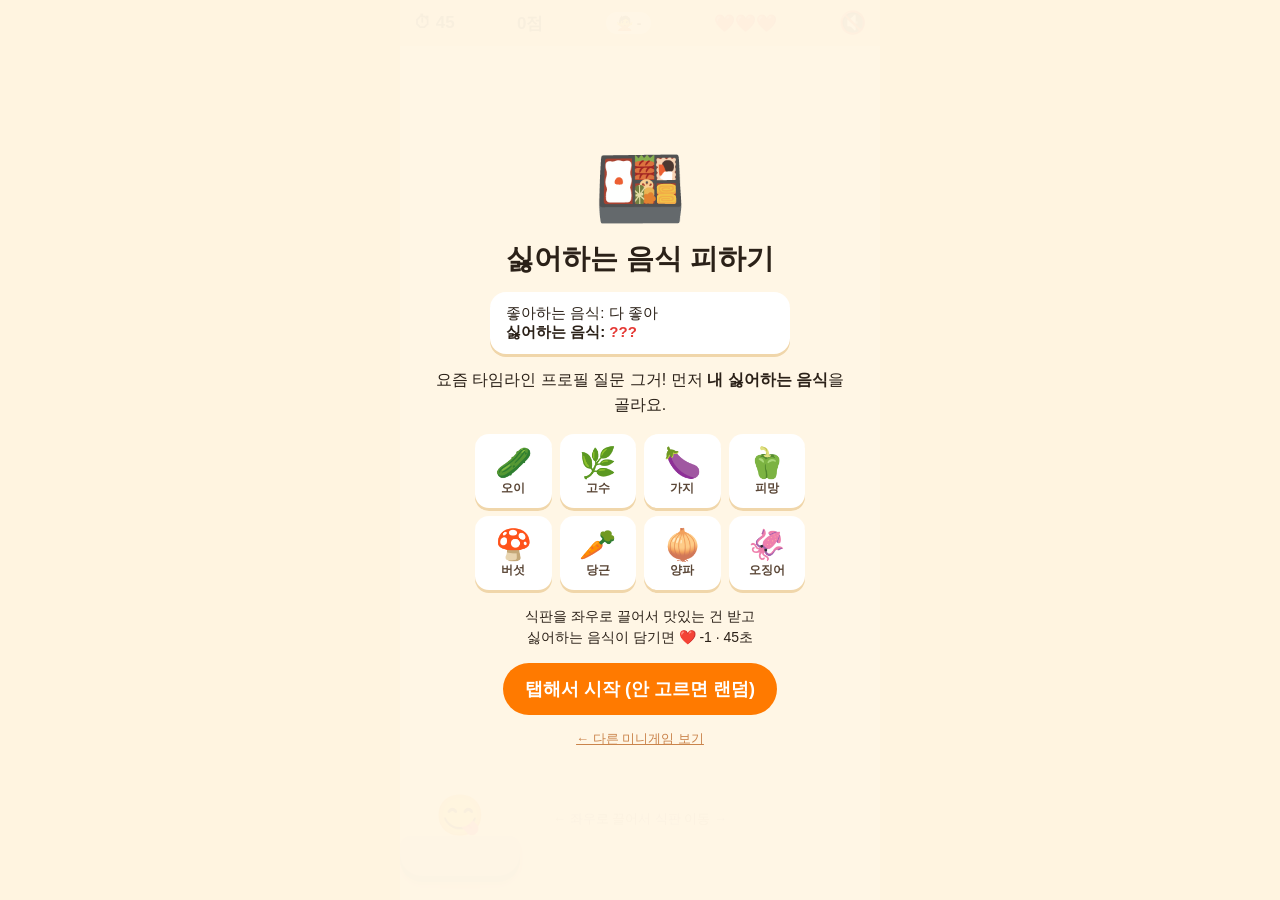
<file: games/2026-10-09/picky-tray/index.html>
<!doctype html>
<html lang="ko">
<head>
<meta charset="utf-8">
<meta name="viewport" content="width=device-width,initial-scale=1,maximum-scale=1,user-scalable=no,viewport-fit=cover">
<title>싫어하는 음식 피하기 🙅 | 데일리 미니게임</title>
<meta name="description" content="싫어하는 음식: ___ 너의 답은? 쏟아지는 음식 중 싫어하는 음식만 피해서 식판을 채워라. 45초 편식 챌린지">
<meta property="og:title" content="싫어하는 음식 피하기 🙅 45초 편식 챌린지">
<meta property="og:description" content="고수? 오이? 가지? 내 싫어하는 음식만 피해서 식판 채우기">
<link rel="icon" href="data:image/svg+xml,<svg xmlns='http://www.w3.org/2000/svg' viewBox='0 0 100 100'><text y='.9em' font-size='90'>🍱</text></svg>">
<style>
*{box-sizing:border-box;margin:0;padding:0;-webkit-tap-highlight-color:transparent}
html,body{height:100%;overflow:hidden;background:#fff4e0;font-family:-apple-system,BlinkMacSystemFont,"Apple SD Gothic Neo","Noto Sans KR","Malgun Gothic",sans-serif;color:#2b2118;touch-action:none;user-select:none;-webkit-user-select:none}
#app{position:relative;max-width:480px;height:100%;margin:0 auto;display:flex;flex-direction:column;overflow:hidden}
#hud{display:flex;justify-content:space-between;align-items:center;padding:10px 14px;font-weight:800;font-size:17px;background:#ffd89a;z-index:3}
#hud .hate{font-size:14px;background:#fff;border-radius:999px;padding:3px 10px}
#mute{background:none;border:0;font-size:22px;cursor:pointer}
#field{position:relative;flex:1;overflow:hidden;background:repeating-linear-gradient(90deg,#fff4e0 0 40px,#fff0d4 40px 80px);touch-action:none}
.f{position:absolute;top:0;left:0;font-size:44px;line-height:1;will-change:transform;pointer-events:none}
#tray{position:absolute;bottom:18px;left:0;width:120px;height:46px;will-change:transform;pointer-events:none}
#tray .plate{position:absolute;inset:0;background:#c9d1d9;border-radius:10px 10px 22px 22px;box-shadow:inset 0 -6px 0 #a7b0ba,0 4px 8px rgba(0,0,0,.2)}
#tray .face{position:absolute;left:50%;top:-44px;transform:translateX(-50%);font-size:40px}
#stack{position:absolute;left:8px;right:8px;top:4px;font-size:14px;text-align:center;letter-spacing:-2px;overflow:hidden;white-space:nowrap}
#msg{position:absolute;left:0;right:0;top:30%;text-align:center;font-size:26px;font-weight:900;text-shadow:0 2px 0 #fff;opacity:0;transition:opacity .15s;pointer-events:none;z-index:4}
#hint{position:absolute;left:0;right:0;bottom:72px;text-align:center;font-size:13px;opacity:.5;pointer-events:none}
.overlay{position:absolute;inset:0;z-index:10;display:flex;flex-direction:column;align-items:center;justify-content:center;text-align:center;padding:20px;background:rgba(255,246,230,.97)}
.overlay.hidden{display:none}
.overlay h1{font-size:28px;margin:8px 0 6px}
.overlay p{line-height:1.55;margin:6px 0;word-break:keep-all}
.big{font-size:74px}
.card{background:#fff;border-radius:16px;padding:12px 16px;margin:8px 0;box-shadow:0 3px 0 #f0d6aa;font-size:15px;text-align:left;width:100%;max-width:300px}
#picks{display:grid;grid-template-columns:repeat(4,1fr);gap:8px;margin:10px 0;width:100%;max-width:330px}
.pick{border:3px solid transparent;background:#fff;border-radius:14px;padding:8px 2px;font-size:30px;cursor:pointer;box-shadow:0 3px 0 #f0d6aa}
.pick small{display:block;font-size:12px;font-weight:800;color:#5a4636}
.pick.on{border-color:#e53935;background:#ffecec}
.btn{display:inline-block;margin:8px 6px;padding:14px 22px;border-radius:999px;border:0;font-size:18px;font-weight:800;cursor:pointer;background:#ff7a00;color:#fff}
.btn:disabled{opacity:.4}
.btn.ghost{background:transparent;color:#ff7a00;border:2px solid #ff7a00}
.score{font-size:52px;font-weight:900;color:#ff7a00;margin:4px 0}
.small{font-size:13px;opacity:.7;margin-top:12px}
.small a{color:#b45309}
#toast{position:absolute;left:50%;bottom:90px;transform:translateX(-50%);background:#222;color:#fff;padding:10px 16px;border-radius:12px;font-weight:700;z-index:20;opacity:0;transition:opacity .2s;pointer-events:none;white-space:nowrap}
</style>
</head>
<body>
<div id="app">
  <div id="hud"><span id="time">⏱ 45</span><span id="score">0점</span><span class="hate" id="hateTag">🙅 -</span><span id="hearts">❤️❤️❤️</span><button id="mute" aria-label="소리 켜기">🔇</button></div>
  <div id="field">
    <div id="tray"><div class="face" id="face">😋</div><div class="plate"><div id="stack"></div></div></div>
    <div id="hint">← 좌우로 끌어서 식판 이동 →</div>
    <div id="msg"></div>
  </div>

  <div class="overlay" id="start">
    <div class="big">🍱</div>
    <h1>싫어하는 음식 피하기</h1>
    <div class="card">좋아하는 음식: 다 좋아<br><b>싫어하는 음식: <span id="pickedName" style="color:#e53935">???</span></b></div>
    <p>요즘 타임라인 프로필 질문 그거! 먼저 <b>내 싫어하는 음식</b>을 골라요.</p>
    <div id="picks"></div>
    <p style="font-size:14px">식판을 좌우로 끌어서 맛있는 건 받고<br>싫어하는 음식이 담기면 ❤️ -1 · 45초</p>
    <button class="btn" id="startBtn">탭해서 시작 (안 고르면 랜덤)</button>
    <p class="small"><a href="../../../">← 다른 미니게임 보기</a></p>
  </div>

  <div class="overlay hidden" id="result">
    <div class="big" id="rEmoji">😋</div>
    <h1 id="rTitle">편식왕</h1>
    <div class="score" id="rScore">0점</div>
    <p id="rDetail"></p>
    <div class="card" id="rCard"></div>
    <div><button class="btn" id="shareBtn">📤 결과 공유하기</button></div>
    <div><button class="btn ghost" id="retryBtn">🔁 다시 하기</button> <button class="btn ghost" id="changeBtn">🙅 음식 바꾸기</button></div>
    <p class="small">#본트친은다하세요 ‘싫어하는 음식’ 유행 기념 원작 미니게임 · <a href="../../../">다른 게임 보기</a></p>
  </div>
  <div id="toast"></div>
</div>
<script>
(()=>{
const $=id=>document.getElementById(id);
const qs=new URLSearchParams(location.search);
const ROUND=Math.max(1,Math.min(120,Number(qs.get('dur'))||45));
const PLAY_URL=location.origin+location.pathname;
const HATES=[{e:'🥒',n:'오이'},{e:'🌿',n:'고수'},{e:'🍆',n:'가지'},{e:'🫑',n:'피망'},{e:'🍄',n:'버섯'},{e:'🥕',n:'당근'},{e:'🧅',n:'양파'},{e:'🦑',n:'오징어'}];
const GOOD=['🍗','🍕','🍜','🍙','🍰','🍟','🍩','🍣','🥟','🍖','🍤','🍦','🧇','🍛','🍔','🍓'];
let hate=null,st='ready',score=0,hearts=3,caught=0,dodged=0,eaten=0,combo=0,best=0,timeLeft=ROUND,elapsed=0,lastTs=0,spawnT=0,foods=[],trayX=0,targetX=null,stackArr=[];
let muted=true,ac=null;
function beep(f,d=0.08,type='sine',v=0.07){if(muted)return;try{ac=ac||new (window.AudioContext||window.webkitAudioContext)();const o=ac.createOscillator(),g=ac.createGain();o.type=type;o.frequency.value=f;g.gain.value=v;o.connect(g);g.connect(ac.destination);o.start();g.gain.exponentialRampToValueAtTime(0.0001,ac.currentTime+d);o.stop(ac.currentTime+d+0.02)}catch(e){}}
$('mute').onclick=()=>{muted=!muted;$('mute').textContent=muted?'🔇':'🔊';$('mute').setAttribute('aria-label',muted?'소리 켜기':'소리 끄기');beep(660)};
function toast(t){const el=$('toast');el.textContent=t;el.style.opacity=1;clearTimeout(toast._t);toast._t=setTimeout(()=>el.style.opacity=0,1800)}
function msg(t,c){const m=$('msg');m.textContent=t;m.style.color=c||'#2b2118';m.style.opacity=1;clearTimeout(msg._t);msg._t=setTimeout(()=>m.style.opacity=0,600)}
function hud(){$('time').textContent='⏱ '+Math.ceil(timeLeft);$('score').textContent=score+'점';$('hearts').textContent='❤️'.repeat(Math.max(0,hearts))+'🤍'.repeat(3-Math.max(0,hearts));$('hateTag').textContent='🙅 '+(hate?hate.e+hate.n:'-')}
// picker
const P=$('picks');
HATES.forEach((h,i)=>{const b=document.createElement('button');b.className='pick';b.innerHTML=`${h.e}<small>${h.n}</small>`;b.addEventListener('click',e=>{e.stopPropagation();choose(i)});P.appendChild(b)});
function choose(i){hate=HATES[i];[...P.children].forEach((c,k)=>c.classList.toggle('on',k===i));$('pickedName').textContent=hate.e+' '+hate.n;hud();beep(520)}
// tray control
const field=$('field');
function fieldW(){return field.clientWidth}
function setTarget(clientX){const r=field.getBoundingClientRect();targetX=Math.max(0,Math.min(r.width-120,clientX-r.left-60))}
field.addEventListener('pointerdown',e=>{if(st!=='play')return;e.preventDefault();setTarget(e.clientX)});
field.addEventListener('pointermove',e=>{if(st!=='play')return;if(e.pointerType==='mouse'&&e.buttons===0){setTarget(e.clientX);return}setTarget(e.clientX)});
window.addEventListener('keydown',e=>{if(st!=='play')return;const W=fieldW();if(e.key==='ArrowLeft')targetX=Math.max(0,(targetX??trayX)-50);if(e.key==='ArrowRight')targetX=Math.min(W-120,(targetX??trayX)+50)});
function spawn(){
  const W=fieldW();
  const badP=Math.min(0.5,0.28+elapsed*0.006);
  const bad=Math.random()<badP;
  const el=document.createElement('div');el.className='f'+(bad?' bad':'');
  el.textContent=bad?hate.e:GOOD[Math.random()*GOOD.length|0];
  field.appendChild(el);
  const speed=150+elapsed*5+Math.random()*60;
  const f={el,bad,x:10+Math.random()*(W-60),y:-50,vy:speed,vx:0,wob:Math.random()*6};
  // 20초 이후엔 일부 음식이 옆으로 흔들리며 떨어짐
  if(elapsed>20&&Math.random()<0.35)f.vx=(Math.random()<0.5?-1:1)*(40+Math.random()*50);
  foods.push(f);
}
function loop(ts){
  if(st!=='play')return;
  const dt=Math.min(0.05,(ts-(lastTs||ts))/1000);lastTs=ts;
  timeLeft-=dt;elapsed+=dt;
  if(timeLeft<=0){timeLeft=0;hud();end();return}
  const W=fieldW(),H=field.clientHeight;
  if(targetX!==null)trayX+=(targetX-trayX)*Math.min(1,dt*18);
  $('tray').style.transform=`translateX(${trayX}px)`;
  spawnT-=dt;if(spawnT<=0){spawnT=Math.max(0.32,0.85-elapsed*0.012);spawn()}
  const trayTop=H-18-46;
  for(let i=foods.length-1;i>=0;i--){
    const f=foods[i];f.y+=f.vy*dt;f.x+=f.vx*dt;if(f.x<0||f.x>W-48)f.vx*=-1;
    f.el.style.transform=`translate(${f.x}px,${f.y}px) rotate(${Math.sin(ts/200+f.wob)*12}deg)`;
    const cx=f.x+22;
    if(f.y+40>=trayTop&&f.y<trayTop+20&&cx>trayX&&cx<trayX+120){
      f.el.remove();foods.splice(i,1);
      if(f.bad){hearts--;combo=0;eaten++;$('face').textContent='🤢';msg('으악 '+hate.n+'!! 🤢','#e53935');beep(140,0.25,'sawtooth',0.06);if(navigator.vibrate)try{navigator.vibrate(80)}catch(e){}setTimeout(()=>{if(st==='play')$('face').textContent='😋'},600);if(hearts<=0){hud();end();return}}
      else{caught++;combo++;best=Math.max(best,combo);const pts=10*(1+Math.min(4,Math.floor(combo/5)));score+=pts;stackArr.push(f.el.textContent);if(stackArr.length>8)stackArr.shift();$('stack').textContent=stackArr.join('');$('face').textContent=combo>=10?'🤤':'😋';if(combo%5===0)msg('🔥'+combo+'콤보 냠냠','#ff7a00');beep(500+Math.min(combo,20)*25,0.06,'triangle')}
      continue;
    }
    if(f.y>H){if(f.bad){dodged++;score+=3}f.el.remove();foods.splice(i,1)}
  }
  hud();requestAnimationFrame(loop);
}
function start(){
  if(!hate)choose(Math.random()*HATES.length|0);
  foods.forEach(f=>f.el.remove());foods=[];stackArr=[];$('stack').textContent='';
  score=0;hearts=3;caught=0;dodged=0;eaten=0;combo=0;best=0;timeLeft=ROUND;elapsed=0;lastTs=0;spawnT=0.3;
  trayX=(fieldW()-120)/2;targetX=trayX;$('face').textContent='😋';
  $('start').classList.add('hidden');$('result').classList.add('hidden');
  st='play';hud();requestAnimationFrame(loop);beep(440);
}
function end(){
  if(st==='over')return;st='over';
  let t,e;
  if(hearts<=0){t=hate.n+'에게 패배…';e='🤢'}
  else if(score>=900){t='편식계의 전설';e='👑'}
  else if(score>=550){t='급식실 프로 편식러';e='😎'}
  else if(score>=250){t='골라 먹기 중수';e='😋'}
  else{t='배고픈 편식러';e='🥲'}
  $('rTitle').textContent=t;$('rEmoji').textContent=e;$('rScore').textContent=score+'점';
  $('rDetail').textContent=`맛있는 거 ${caught}개 냠 · ${hate.n} ${dodged}개 피함 · ${hate.n} 먹음 ${eaten}번 · 최고 콤보 ${best}`;
  $('rCard').innerHTML='';const c=$('rCard');c.append('좋아하는 음식: '+(stackArr.slice(-3).join(' ')||'아직 없음'));c.appendChild(document.createElement('br'));const b=document.createElement('b');b.textContent='싫어하는 음식: '+hate.e+' '+hate.n+' (진짜 싫음 확인됨)';c.appendChild(b);
  $('result').classList.remove('hidden');
  window.__lastResult={score,caught,dodged,eaten,hate:hate.n};
}
async function share(){
  const text=`🙅 싫어하는 음식: ${hate.n} ${hate.e}\n${hate.n} 피해서 식판 ${score}점! (${$('rTitle').textContent}) 너의 싫어하는 음식은 뭐야?`;
  const full=text+'\n'+PLAY_URL;
  try{if(navigator.share){await navigator.share({title:'싫어하는 음식 피하기',text,url:PLAY_URL});return}}catch(e){if(e&&e.name==='AbortError')return}
  try{await navigator.clipboard.writeText(full);toast('복사됐어요! 친구에게 붙여넣기 📋')}
  catch(e){const ta=document.createElement('textarea');ta.value=full;document.body.appendChild(ta);ta.select();let k=false;try{k=document.execCommand('copy')}catch(_){}ta.remove();toast(k?'복사됐어요! 📋':'주소를 직접 복사해 주세요: '+PLAY_URL)}
}
$('startBtn').addEventListener('click',e=>{e.stopPropagation();start()});
$('start').addEventListener('click',e=>{if(e.target.tagName!=='A'&&!e.target.closest('.pick')&&st==='ready')start()});
$('retryBtn').addEventListener('click',start);
$('changeBtn').addEventListener('click',()=>{st='ready';$('result').classList.add('hidden');$('start').classList.remove('hidden')});
$('shareBtn').addEventListener('click',share);
const pre=HATES.findIndex(h=>h.n===qs.get('hate'));if(pre>=0)choose(pre);
hud();
window.__game={get state(){return st},get score(){return score},pick:choose,get foods(){return foods},get trayX(){return trayX},set target(v){targetX=v},get hate(){return hate}};
})();
</script>
</body>
</html>
</file>
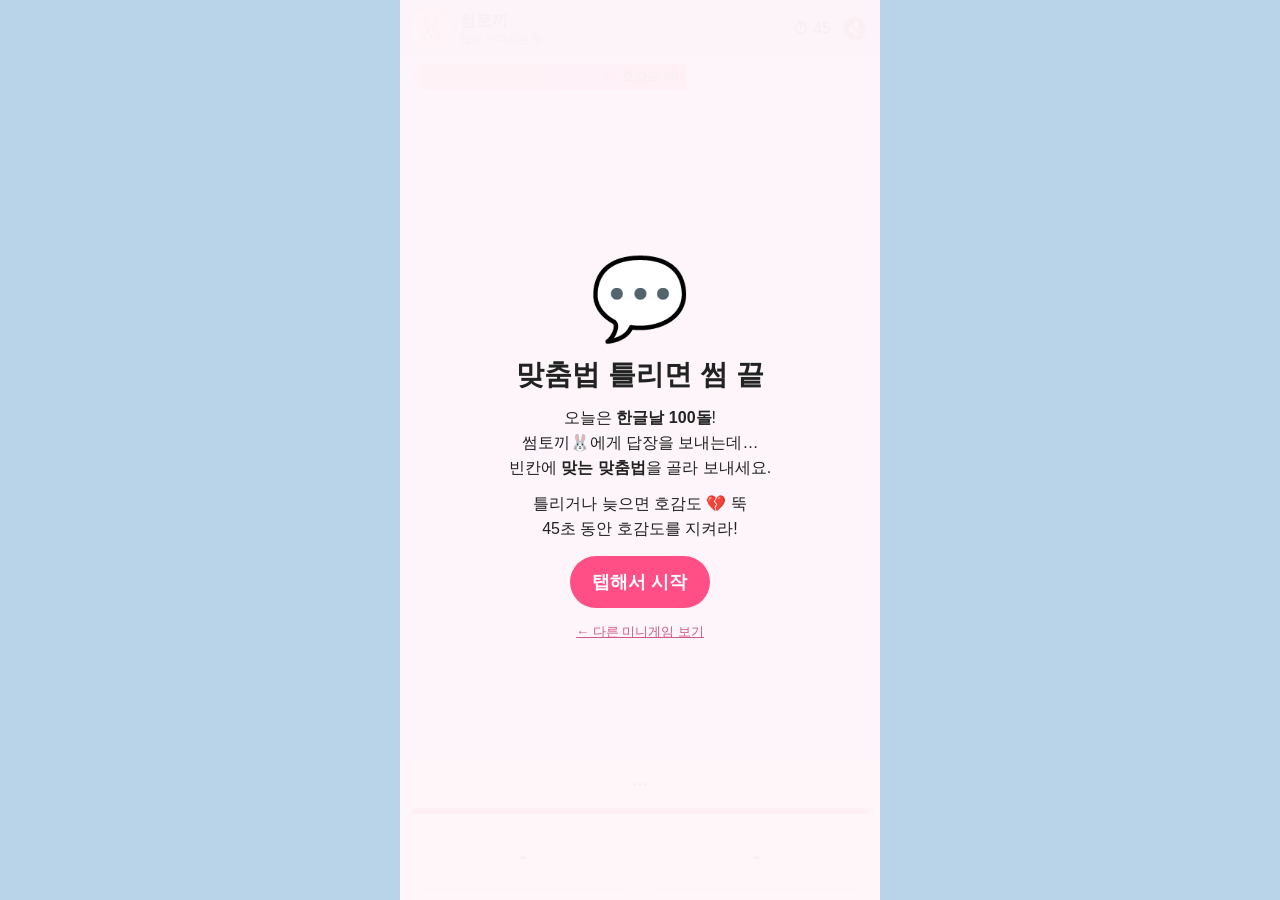
<file: games/2026-10-09/spelling-crush/index.html>
<!doctype html>
<html lang="ko">
<head>
<meta charset="utf-8">
<meta name="viewport" content="width=device-width,initial-scale=1,maximum-scale=1,user-scalable=no,viewport-fit=cover">
<title>맞춤법 틀리면 썸 끝 💬 | 데일리 미니게임</title>
<meta name="description" content="한글날 100돌 기념! 썸 상대에게 답장할 때 맞춤법 틀리면 정 떨어진다. 45초 맞춤법 썸 챌린지">
<meta property="og:title" content="맞춤법 틀리면 썸 끝 💬 45초 챌린지">
<meta property="og:description" content="봬요? 뵈요? 틀리면 읽씹 당한다. 너의 맞춤법 썸 지수는?">
<link rel="icon" href="data:image/svg+xml,<svg xmlns='http://www.w3.org/2000/svg' viewBox='0 0 100 100'><text y='.9em' font-size='90'>💬</text></svg>">
<style>
*{box-sizing:border-box;margin:0;padding:0;-webkit-tap-highlight-color:transparent}
html,body{height:100%;overflow:hidden;background:#b9d3e8;font-family:-apple-system,BlinkMacSystemFont,"Apple SD Gothic Neo","Noto Sans KR","Malgun Gothic",sans-serif;color:#222;touch-action:manipulation;user-select:none;-webkit-user-select:none}
#app{position:relative;max-width:480px;height:100%;margin:0 auto;display:flex;flex-direction:column;overflow:hidden;background:#b9d3e8}
#top{display:flex;align-items:center;gap:10px;padding:10px 12px;background:#a9c6de;font-weight:800}
#top .av{width:38px;height:38px;border-radius:14px;background:#ffd7e3;display:flex;align-items:center;justify-content:center;font-size:24px}
#top .nm{flex:1;font-size:16px}
#top .nm small{display:block;font-size:11px;font-weight:600;opacity:.65}
#time{font-size:16px}
#mute{background:none;border:0;font-size:22px;cursor:pointer}
#love{height:26px;margin:6px 12px 0;border-radius:13px;background:rgba(255,255,255,.6);position:relative;overflow:hidden}
#love i{position:absolute;left:0;top:0;bottom:0;width:60%;background:linear-gradient(90deg,#ff8fb1,#ff4f86);transition:width .25s}
#love span{position:absolute;inset:0;display:flex;align-items:center;justify-content:center;font-size:13px;font-weight:800;color:#5a1a33}
#chat{flex:1;overflow:hidden;padding:10px 12px;display:flex;flex-direction:column;justify-content:flex-end;gap:6px}
.b{max-width:78%;padding:9px 12px;border-radius:16px;font-size:16px;line-height:1.4;word-break:keep-all;animation:pop .18s ease-out}
.b.them{align-self:flex-start;background:#fff;border-top-left-radius:4px}
.b.me{align-self:flex-end;background:#ffe14d;border-top-right-radius:4px}
.b.me.bad{background:#ffd0d0;text-decoration:line-through wavy #e33}
.b.sys{align-self:center;background:rgba(0,0,0,.18);color:#fff;font-size:12px;padding:4px 10px}
@keyframes pop{from{transform:scale(.85);opacity:0}to{transform:none;opacity:1}}
#compose{background:#fff;padding:10px 12px calc(12px + env(safe-area-inset-bottom));border-top:1px solid #ddd}
#draft{font-size:18px;font-weight:700;text-align:center;min-height:30px;margin-bottom:8px;word-break:keep-all}
#draft u{text-decoration:none;display:inline-block;min-width:54px;border-bottom:3px solid #ff4f86;color:#ff4f86}
#tbar{height:6px;border-radius:3px;background:#eee;overflow:hidden;margin-bottom:10px}
#tbar i{display:block;height:100%;width:100%;background:#ff4f86}
#opts{display:grid;grid-template-columns:1fr 1fr;gap:10px}
.opt{height:64px;border-radius:16px;border:0;font-size:22px;font-weight:900;background:#f1f3f7;color:#222;cursor:pointer;touch-action:manipulation;box-shadow:0 3px 0 #cfd4dd}
.opt:active{transform:translateY(2px);box-shadow:0 1px 0 #cfd4dd}
#msg{position:absolute;left:0;right:0;top:38%;text-align:center;font-size:28px;font-weight:900;text-shadow:0 2px 6px rgba(255,255,255,.8);opacity:0;transition:opacity .15s;pointer-events:none}
.overlay{position:absolute;inset:0;z-index:10;display:flex;flex-direction:column;align-items:center;justify-content:center;text-align:center;padding:24px;background:rgba(255,246,250,.97)}
.overlay.hidden{display:none}
.overlay h1{font-size:28px;margin:10px 0 6px}
.overlay p{line-height:1.55;margin:6px 0;word-break:keep-all}
.big{font-size:80px}
.btn{display:inline-block;margin:8px 6px;padding:14px 22px;border-radius:999px;border:0;font-size:18px;font-weight:800;cursor:pointer;background:#ff4f86;color:#fff}
.btn.ghost{background:transparent;color:#ff4f86;border:2px solid #ff4f86}
.score{font-size:54px;font-weight:900;color:#ff4f86;margin:4px 0}
.small{font-size:13px;opacity:.7;margin-top:14px}
.small a{color:#c2185b}
#toast{position:absolute;left:50%;bottom:90px;transform:translateX(-50%);background:#222;color:#fff;padding:10px 16px;border-radius:12px;font-weight:700;z-index:20;opacity:0;transition:opacity .2s;pointer-events:none;white-space:nowrap}
</style>
</head>
<body>
<div id="app">
  <div id="top"><div class="av">🐰</div><div class="nm">썸토끼 <small>답장 기다리는 중…</small></div><span id="time">⏱ 45</span><button id="mute" aria-label="소리 켜기">🔇</button></div>
  <div id="love"><i id="loveBar"></i><span id="loveTxt">호감도 60</span></div>
  <div id="chat"></div>
  <div id="msg"></div>
  <div id="compose">
    <div id="draft">…</div>
    <div id="tbar"><i id="bar"></i></div>
    <div id="opts"><button class="opt" id="o0">-</button><button class="opt" id="o1">-</button></div>
  </div>

  <div class="overlay" id="start">
    <div class="big">💬</div>
    <h1>맞춤법 틀리면 썸 끝</h1>
    <p>오늘은 <b>한글날 100돌</b>!<br>썸토끼🐰에게 답장을 보내는데…<br>빈칸에 <b>맞는 맞춤법</b>을 골라 보내세요.</p>
    <p>틀리거나 늦으면 호감도 💔 뚝<br>45초 동안 호감도를 지켜라!</p>
    <button class="btn" id="startBtn">탭해서 시작</button>
    <p class="small"><a href="../../../">← 다른 미니게임 보기</a></p>
  </div>

  <div class="overlay hidden" id="result">
    <div class="big" id="rEmoji">💘</div>
    <h1 id="rTitle">썸 성공</h1>
    <div class="score" id="rScore">0점</div>
    <p id="rDetail"></p>
    <p id="rWrong" style="font-size:14px;opacity:.8"></p>
    <div><button class="btn" id="shareBtn">📤 내 점수 공유하기</button></div>
    <div><button class="btn ghost" id="retryBtn">🔁 다시 하기</button></div>
    <p class="small">한글날(10/9) 기념 원작 미니게임 · <a href="../../../">다른 게임 보기</a></p>
  </div>
  <div id="toast"></div>
</div>
<script>
(()=>{
const $=id=>document.getElementById(id);
const qs=new URLSearchParams(location.search);
const ROUND=Math.max(1,Math.min(120,Number(qs.get('dur'))||45));
const PLAY_URL=location.origin+location.pathname;
// [상대 메시지, 내 답장(빈칸 ___), 정답, 오답]
const Q=[
 ['내일 카페 갈래? ☕','좋아요! 그럼 내일 ___','봬요','뵈요'],
 ['나 지하철 놓쳤어 ㅠㅠ','헐 ___ 괜찮아?','어떡해','어떻해'],
 ['밥은 내가 살게!','그럼 ___는 내가 할게','설거지','설겆이'],
 ['나 거의 다 왔어','오 ___ 왔네?','금세','금새'],
 ['우리 마지막으로 본 게 언제지?','벌써 ___ 됐잖아','며칠','몇일'],
 ['안녕! 잘 지냈어?','진짜 ___이다 ㅎㅎ','오랜만','오랫만'],
 ['이사 도와줄까?','아냐 ___ 안 그래도 돼!','굳이','궂이'],
 ['오늘 하늘 예쁘다','그러게 ___ 기분 좋더라','왠지','웬지'],
 ['쿠키 구워 왔어 🍪','이게 ___ 쿠키야?! 감동','웬','왠'],
 ['나 오늘 좀 늦을 듯','걱정 ___ 해도 돼 천천히 와','안','않'],
 ['지금 전화해도 돼?','응 지금 ___!','돼','되'],
 ['내 친구가 너 궁금하대','진짜? 뭐라고 ___?','했대','했데'],
 ['그 소문 들었어?','아니 무슨 ___?','얘기','예기'],
 ['나 우산 두고 왔어 ㅋㅋ','진짜 ___ ㅋㅋㅋ','어이없다','어의없다'],
 ['혹시 나 기다렸어?','아니 ___ 기다린 건 아니고…','일부러','일부로'],
 ['뭐 먹고 싶어?','매콤한 ___!','떡볶이','떡볶기'],
 ['나 감기 걸렸어 🤧','헉 빨리 ___!','나아','낳아'],
 ['비 엄청 온다…','내가 ___ 갈게 기다려','데리러','데릴러'],
 ['지금 바빠?','조금! ___ 연락할게','이따가','있다가'],
 ['너 내 생일 기억했어?','당연하지 그걸 ___ 잊어','어떻게','어떡해'],
 ['고양이가 내 신발 물고 감 ㅋㅋ','와 ___하네 ㅋㅋㅋ','희한','희안'],
 ['너 보면 무슨 생각 들어?','음… 좀 ___','설레','설레여'],
 ['집 도착했어?','응! 자기 전에 연락___','할게','할께'],
 ['나 길치인 거 알지…','도착하면 ___ 연락해!','반드시','반듯이'],
 ['어제 약속 왜 안 왔어?','미안 진짜 ___ 버렸어','잊어','잃어'],
 ['계산은 어떻게 할까?','이번엔 내가 ___할게','결제','결재'],
 ['퀴즈 낼게! 맞혀 봐','좋아 정답 ___ 볼게','맞혀','맞춰'],
 ['팀플에서 나 뭐 해?','너는 발표 ___ 해 줘','역할','역활'],
 ['나 오늘 머리 잘랐어','오 사진 보여 ___!','줘','져'],
 ['배고프다…','라면 ___ 줄까?','끓여','끓혀']
];
let st='ready',score=0,love=60,ok=0,miss=0,combo=0,best=0,timeLeft=ROUND,qT=0,qDur=4.5,cur=null,swap=false,deck=[],lastTs=0,locked=false,wrongs=[];
let muted=true,ac=null;
function beep(f,d=0.08,type='sine',v=0.08){if(muted)return;try{ac=ac||new (window.AudioContext||window.webkitAudioContext)();const o=ac.createOscillator(),g=ac.createGain();o.type=type;o.frequency.value=f;g.gain.value=v;o.connect(g);g.connect(ac.destination);o.start();g.gain.exponentialRampToValueAtTime(0.0001,ac.currentTime+d);o.stop(ac.currentTime+d+0.02)}catch(e){}}
$('mute').onclick=()=>{muted=!muted;$('mute').textContent=muted?'🔇':'🔊';$('mute').setAttribute('aria-label',muted?'소리 켜기':'소리 끄기');beep(660)};
function toast(t){const el=$('toast');el.textContent=t;el.style.opacity=1;clearTimeout(toast._t);toast._t=setTimeout(()=>el.style.opacity=0,1800)}
function msg(t,c){const m=$('msg');m.textContent=t;m.style.color=c||'#222';m.style.opacity=1;clearTimeout(msg._t);msg._t=setTimeout(()=>m.style.opacity=0,650)}
function esc(s){return s.replace(/[&<>]/g,c=>({'&':'&amp;','<':'&lt;','>':'&gt;'}[c]))}
function hud(){$('time').textContent='⏱ '+Math.ceil(timeLeft);const l=Math.max(0,Math.min(100,love));$('loveBar').style.width=l+'%';$('loveTxt').textContent=(l>=80?'💘':l>=40?'💗':'💔')+' 호감도 '+Math.round(l)}
function shuffle(a){for(let i=a.length-1;i>0;i--){const j=Math.random()*(i+1)|0;[a[i],a[j]]=[a[j],a[i]]}return a}
function bubble(text,who,cls){const c=$('chat');const d=document.createElement('div');d.className='b '+who+(cls?' '+cls:'');d.textContent=text;c.appendChild(d);while(c.children.length>14)c.removeChild(c.firstChild)}
function next(){
  if(!deck.length)deck=shuffle(Q.slice());
  cur=deck.pop();swap=Math.random()<0.5;
  const elapsed=ROUND-timeLeft;
  qDur=Math.max(2.2,4.5-elapsed*0.05);qT=0;locked=false;
  bubble(cur[0],'them');
  $('draft').innerHTML=esc(cur[1]).replace('___','<u>?</u>');
  $('o0').textContent=swap?cur[3]:cur[2];$('o1').textContent=swap?cur[2]:cur[3];
}
function answer(i){
  if(st!=='play'||locked||!cur)return;
  locked=true;
  const pickedRight=(i===0)!==swap;
  const word=pickedRight?cur[2]:cur[3];
  const text=cur[1].replace('___',word);
  if(pickedRight){
    ok++;combo++;best=Math.max(best,combo);
    const speed=Math.max(0,1-qT/qDur);
    const pts=Math.round((10+speed*10)*(1+Math.min(4,Math.floor(combo/4))*0.25));
    score+=pts;love=Math.min(100,love+6);
    bubble(text,'me');
    msg((combo>=4?'🔥'+combo+'콤보 ':'')+'+'+pts,'#ff4f86');beep(620+combo*25,0.08,'triangle');
    if(combo%5===0)setTimeout(()=>bubble(['ㅎㅎ 말 예쁘게 한다','너랑 얘기하면 편해 ☺️','💗','오 맞춤법 완벽…설렘'][Math.random()*4|0],'them'),150);
  }else{
    bad(text,'정 떨어짐…');
  }
  hud();
  if(st==='play')setTimeout(()=>{if(st==='play')next()},pickedRight?260:650);
}
function bad(text,why){
  miss++;combo=0;love-=22;
  wrongs.push(cur[2]);
  if(text)bubble(text,'me','bad');
  setTimeout(()=>bubble(['…?','ㅋ','아 네…','(읽음)','방금 뭐라고?','😐'][Math.random()*6|0],'them'),120);
  msg('💔 '+why+' (정답: '+cur[2]+')','#d81b60');beep(150,0.25,'sawtooth',0.07);
  if(navigator.vibrate)try{navigator.vibrate(70)}catch(e){}
  hud();
  if(love<=0){love=0;hud();setTimeout(end,500);st='ending'}
}
function loop(ts){
  if(st!=='play')return;
  const dt=Math.min(0.05,(ts-(lastTs||ts))/1000);lastTs=ts;
  timeLeft-=dt;
  if(timeLeft<=0){timeLeft=0;hud();end();return}
  if(!locked){qT+=dt;if(qT>=qDur){locked=true;bubble('(답장 없음)','sys');bad('','너무 늦었어');if(st==='play')setTimeout(()=>{if(st==='play')next()},650)}}
  $('bar').style.width=(Math.max(0,1-qT/qDur)*100)+'%';
  hud();requestAnimationFrame(loop);
}
function start(){
  score=0;love=60;ok=0;miss=0;combo=0;best=0;timeLeft=ROUND;lastTs=0;wrongs=[];deck=shuffle(Q.slice());
  $('chat').innerHTML='';bubble('오늘 한글날이라 쉬지? 뭐 해?','them');
  $('start').classList.add('hidden');$('result').classList.add('hidden');
  st='play';hud();setTimeout(()=>{if(st==='play')next()},300);requestAnimationFrame(loop);beep(440);
}
function end(){
  if(st==='over')return;st='over';
  let t,e;
  if(love<=0){t='읽씹 당함… 썸 종료';e='📵'}
  else if(score>=900&&love>=80){t='맞춤법 장인, 고백 받음';e='💍'}
  else if(score>=550){t='썸 성공! 주말 데이트 확정';e='💘'}
  else if(score>=300){t='아직 썸 타는 중';e='💗'}
  else{t='친구로 지내자…';e='🫠'}
  $('rTitle').textContent=t;$('rEmoji').textContent=e;$('rScore').textContent=score+'점';
  $('rDetail').textContent=`맞춤법 ${ok}개 정답 · 틀림 ${miss}개 · 최고 콤보 ${best} · 호감도 ${Math.round(Math.max(0,love))}`;
  const w=[...new Set(wrongs)].slice(0,4);
  $('rWrong').textContent=w.length?'다시 볼 맞춤법: '+w.join(', '):'틀린 맞춤법 없음! 훈민정음 레벨 ✍️';
  $('result').classList.remove('hidden');
  window.__lastResult={score,ok,miss,love};
}
async function share(){
  const text=`💬 맞춤법 틀리면 썸 끝: ${score}점, 결과는 "${$('rTitle').textContent}" ${$('rEmoji').textContent} 한글날 기념 ${ROUND}초 챌린지, 너는 봬요/뵈요 안 틀릴 자신 있어?`;
  const full=text+'\n'+PLAY_URL;
  try{if(navigator.share){await navigator.share({title:'맞춤법 틀리면 썸 끝',text,url:PLAY_URL});return}}catch(e){if(e&&e.name==='AbortError')return}
  try{await navigator.clipboard.writeText(full);toast('복사됐어요! 친구에게 붙여넣기 📋')}
  catch(e){const ta=document.createElement('textarea');ta.value=full;document.body.appendChild(ta);ta.select();let k=false;try{k=document.execCommand('copy')}catch(_){}ta.remove();toast(k?'복사됐어요! 📋':'주소를 직접 복사해 주세요: '+PLAY_URL)}
}
['o0','o1'].forEach((id,i)=>$(id).addEventListener('pointerdown',e=>{e.preventDefault();answer(i)}));
$('startBtn').addEventListener('click',start);
$('start').addEventListener('click',e=>{if(e.target.tagName!=='A'&&st==='ready')start()});
$('retryBtn').addEventListener('click',start);
$('shareBtn').addEventListener('click',share);
hud();
window.__game={get state(){return st},get score(){return score},get correctIndex(){return swap?1:0}};
})();
</script>
</body>
</html>
</file>
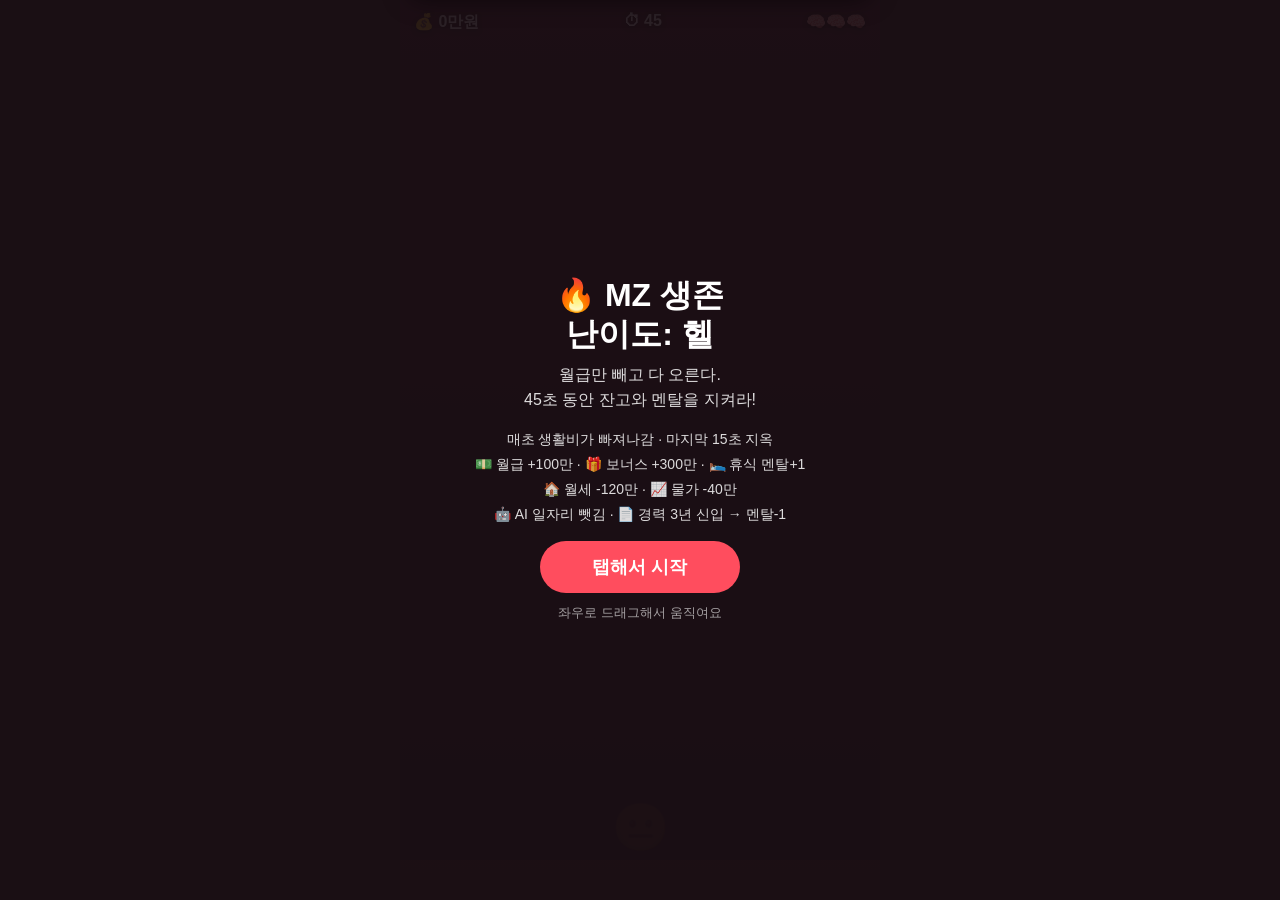
<file: games/2026-10-14/mz-survival-hell/index.html>
<!doctype html>
<html lang="ko">
<head>
<meta charset="utf-8">
<meta name="viewport" content="width=device-width,initial-scale=1,maximum-scale=1,user-scalable=no,viewport-fit=cover">
<title>MZ 생존 난이도: 헬 🔥 45초 버티기</title>
<meta name="description" content="월세·물가·AI·경력직 신입을 피해서 45초 동안 잔고와 멘탈을 지켜라">
<meta property="og:title" content="MZ 생존 난이도: 헬 🔥">
<meta property="og:description" content="월급은 그대로, 나머지는 다 떨어진다. 45초 동안 버텨 보세요.">
<link rel="icon" href="data:image/svg+xml,<svg xmlns='http://www.w3.org/2000/svg' viewBox='0 0 100 100'><text y='.9em' font-size='90'>🔥</text></svg>">
<style>
*{box-sizing:border-box;margin:0;padding:0;-webkit-tap-highlight-color:transparent}
html,body{height:100%;overflow:hidden;background:#1a0f14;color:#fff;font-family:-apple-system,BlinkMacSystemFont,"Apple SD Gothic Neo","Noto Sans KR","Malgun Gothic",sans-serif;touch-action:none;user-select:none;-webkit-user-select:none}
#wrap{position:relative;max-width:480px;height:100%;margin:0 auto}
canvas{display:block;width:100%;height:100%}
#hud{position:absolute;top:0;left:0;right:0;display:flex;justify-content:space-between;padding:12px 14px;font-weight:800;font-size:16px;pointer-events:none;text-shadow:0 2px 4px #000}
.ov{position:absolute;inset:0;display:flex;flex-direction:column;align-items:center;justify-content:center;text-align:center;padding:24px;background:rgba(26,15,20,.92)}
.ov h1{font-size:32px;line-height:1.2}
.ov p{opacity:.85;margin-top:10px;line-height:1.55}
.big{font-size:46px;font-weight:900;margin:8px 0;color:#ffd84d}
.btn{margin-top:14px;padding:14px 28px;border-radius:999px;border:0;font-size:18px;font-weight:800;background:#ff4d5e;color:#fff;cursor:pointer;min-width:200px}
.btn.alt{background:#3a2a33}
.legend{margin-top:14px;font-size:14px;opacity:.85;line-height:1.8}
.hide{display:none}
#toast{position:absolute;left:50%;bottom:30px;transform:translateX(-50%);background:#000c;padding:8px 14px;border-radius:10px;font-size:14px;opacity:0;transition:opacity .2s;pointer-events:none}
#noti{position:absolute;top:8px;left:8px;right:8px;background:rgba(245,245,247,.97);color:#111;border-radius:16px;padding:10px 12px;box-shadow:0 8px 24px #0008;transform:translateY(-130%);transition:transform .22s;pointer-events:none;z-index:5;display:flex;gap:10px;align-items:center}
#noti.on{transform:translateY(0);animation:buzz .08s 4 alternate}
#noti .ic{width:36px;height:36px;border-radius:9px;background:#ff4d5e;display:flex;align-items:center;justify-content:center;font-size:20px;flex:none}
#noti b{font-size:13px}#noti small{float:right;color:#888;font-size:11px}#noti div.m{font-size:14px;margin-top:2px}
@keyframes buzz{from{margin-left:-4px}to{margin-left:4px}}
#vig{position:absolute;inset:0;pointer-events:none;box-shadow:inset 0 0 90px 30px rgba(255,0,30,.55);opacity:0;transition:opacity .4s}
#money.neg{color:#ff3344;animation:fl .4s infinite alternate}@keyframes fl{to{opacity:.3}}
.shk{animation:shk .1s infinite}@keyframes shk{0%{transform:translate(3px,-2px)}50%{transform:translate(-3px,2px)}100%{transform:translate(2px,3px)}}
a.home{margin-top:16px;color:#ffb3bb;font-size:13px}
</style>
</head>
<body>
<div id="wrap">
<canvas id="c"></canvas>
<div id="hud"><span id="money">💰 0만원</span><span id="time">⏱ 45</span><span id="mental">🧠🧠🧠</span></div>
<div id="start" class="ov">
  <h1>🔥 MZ 생존<br>난이도: 헬</h1>
  <p>월급만 빼고 다 오른다.<br>45초 동안 잔고와 멘탈을 지켜라!</p>
  <div class="legend">매초 생활비가 빠져나감 · 마지막 15초 지옥<br>💵 월급 +100만 · 🎁 보너스 +300만 · 🛌 휴식 멘탈+1<br>🏠 월세 -120만 · 📈 물가 -40만<br>🤖 AI 일자리 뺏김 · 📄 경력 3년 신입 → 멘탈-1</div>
  <button class="btn" id="go">탭해서 시작</button>
  <p style="font-size:13px;opacity:.6">좌우로 드래그해서 움직여요</p>
</div>
<div id="end" class="ov hide">
  <p id="why"></p>
  <div class="big" id="final"></div>
  <h1 id="rank" style="font-size:24px"></h1>
  <p id="desc"></p>
  <button class="btn" id="share">결과 공유하기</button>
  <button class="btn alt" id="retry">다시 버티기</button>
  <a class="home" href="../../../">다른 미니게임 보기</a>
</div>
<div id="vig"></div><div id="noti"><div class="ic" id="nic">📱</div><div style="flex:1"><b id="nfrom"></b><small>지금</small><div class="m" id="nmsg"></div></div></div>
<div id="toast"></div>
</div>
<script>
const URL_PLAY='https://jeonghwanko.github.io/daily-minigames/games/2026-10-14/mz-survival-hell/';
const C=document.getElementById('c'),X=C.getContext('2d');
let W,H,DPR;
function resize(){DPR=Math.min(2,devicePixelRatio||1);const r=C.getBoundingClientRect();W=r.width;H=r.height;C.width=W*DPR;C.height=H*DPR;X.setTransform(DPR,0,0,DPR,0,0)}
addEventListener('resize',resize);resize();
const KINDS=[
 {e:'💵',w:34,good:1,f:s=>{s.money+=100;return '+100만'}},
 {e:'🎁',w:4,good:1,f:s=>{s.money+=300;return '보너스 +300만!'}},
 {e:'🛌',w:4,good:1,f:s=>{if(s.mental<3){s.mental++;return '멘탈 회복'}s.money+=20;return '+20만'}},
 {e:'🏠',w:16,f:s=>{s.money-=120;noti('🏠','집주인','다음 달부터 월세 10만원 인상합니다 😊');return '월세 -120만'}},
 {e:'📈',w:20,f:s=>{s.money-=40;noti('💳','카드사','이번 달 결제 예정액 '+(180+Math.floor(Math.random()*90))+'만원입니다');return '물가 -40만'}},
 {e:'🤖',w:11,bad:1,f:s=>{s.mental--;s.why='AI한테 일자리를 뺏겼다';noti('🤖','인사팀','AI가 당신의 업무를 대체했습니다. 그동안 감사했습니다.');return 'AI가 내 자리를…'}},
 {e:'📄',w:11,bad:1,f:s=>{s.mental--;s.why='신입인데 경력 3년을 요구받았다';noti('📄','채용알림','[채용] 신입 모집 (경력 3년 이상 필수)');return '신입(경력 3년)'}}
];
const TOT=KINDS.reduce((a,k)=>a+k.w,0);
function pick(t){let r=Math.random()*(TOT+t*0.6);if(r>=TOT)return KINDS[3+Math.floor(Math.random()*4)];for(const k of KINDS){if((r-=k.w)<0)return k}return KINDS[0]}
const DUR=45;let S,run=false,last=0,pops=[];
function reset(){S={money:300,mental:3,t:0,px:W/2,items:[],spawn:0,why:'',best:0};pops=[]}
function hud(){money.textContent='💰 '+Math.floor(S.money)+'만원';money.classList.toggle('neg',S.money<0);time.textContent='⏱ '+Math.max(0,Math.ceil(DUR-S.t));mental.textContent='🧠'.repeat(Math.max(0,S.mental))+'🫥'.repeat(3-Math.max(0,S.mental))}
function start(){reset();resize();S.px=W/2;startEl.classList.add('hide');endEl.classList.add('hide');run=true;last=performance.now();hud();requestAnimationFrame(loop)}
function loop(now){if(!run)return;const dt=Math.min(.05,(now-last)/1000);last=now;step(dt);draw();if(run)requestAnimationFrame(loop)}
function step(dt){
 S.t+=dt;const p=S.t/DUR,late=S.t>DUR-15;S.money-=dt*(late?18:7);
 vig.style.opacity=late?.6+.4*Math.sin(S.t*8):0;wrapEl.classList.toggle('shk',late);
 S.spawn-=dt;if(S.spawn<=0){S.spawn=late?.16:Math.max(.25,.75-p*.5);const k=pick(S.t);S.items.push({k,x:24+Math.random()*(W-48),y:-30,v:(late?520:150+p*230)*(0.85+Math.random()*.3)})}
 const py=H-70;
 for(const it of S.items){it.y+=it.v*dt;if(!it.hit&&Math.abs(it.y-py)<34&&Math.abs(it.x-S.px)<38){it.hit=1;const msg=it.k.f(S);pops.push({x:it.x,y:py-40,txt:msg,good:it.k.good,a:1});if(navigator.vibrate&&!it.k.good)navigator.vibrate(30)}}
 S.items=S.items.filter(i=>!i.hit&&i.y<H+40);
 for(const q of pops){q.y-=40*dt;q.a-=dt*1.1}pops=pops.filter(q=>q.a>0);
 S.best=Math.max(S.best,S.money);hud();
 if(S.mental<=0)end(false);else if(S.t>=DUR)end(true);
}
function draw(){
 const g=X.createLinearGradient(0,0,0,H);g.addColorStop(0,'#3b1220');g.addColorStop(1,'#1a0f14');X.fillStyle=g;X.fillRect(0,0,W,H);
 X.fillStyle='#ff4d5e22';X.fillRect(0,H-40,W,40);
 X.textAlign='center';X.textBaseline='middle';X.font='34px sans-serif';
 for(const it of S.items)X.fillText(it.k.e,it.x,it.y);
 const py=H-70;X.font='46px sans-serif';X.fillText(S.mental>=3?'😐':S.mental==2?'😵‍💫':'🫠',S.px,py);
 X.font='bold 15px sans-serif';
 for(const q of pops){X.globalAlpha=Math.max(0,q.a);X.fillStyle=q.good?'#8dff9e':'#ff8a95';X.fillText(q.txt,q.x,q.y)}X.globalAlpha=1;X.fillStyle='#fff';
}
function noti(ic,f,m){nic.textContent=ic;nfrom.textContent=f;nmsg.textContent=m;const n=document.getElementById('noti');n.classList.remove('on');void n.offsetWidth;n.classList.add('on');clearTimeout(noti.t);noti.t=setTimeout(()=>n.classList.remove('on'),1300);if(navigator.vibrate)navigator.vibrate([60,40,60])}
function rankOf(m,ok){
 if(!ok)return ['🫠 번아웃 엔딩 (하위 50%)','멘탈이 먼저 퇴사했습니다. 몸은 아직 출근 중.'];
 if(m>=1000)return ['👑 상위 1% 생존 MZ','이 정도면 재테크 유튜브 하셔야 합니다.'];
 if(m>=500)return ['🔥 상위 3% 생존 MZ','월세와 물가를 뚫은 당신, 부모님이 자랑스러워합니다.'];
 if(m>=100)return ['💪 상위 15% 갓생러','통장은 얇아도 멘탈은 두껍다.'];
 if(m>=0)return ['🙂 상위 40% 그럭저럭 생존','통장 잔고 0원, 그래도 빚은 없다. 대단하다.'];
 return ['🥲 마이너스 통장 MZ','살아남긴 했는데 카드사가 더 기뻐합니다.'];
}
function rankOld(m,ok){
 if(!ok)return ['🫠 번아웃 엔딩','멘탈이 먼저 바사삭. 오늘은 그냥 누워도 됩니다.'];
 if(m>=1500)return ['👑 생존 만렙','이 난이도에서 이 잔고? 비결 좀 공유해 주세요.'];
 if(m>=800)return ['💪 갓생러','월세와 물가를 뚫고 살아남았다.'];
 if(m>=300)return ['🙂 그럭저럭 생존','통장은 얇지만 멘탈은 지켰다.'];
 return ['🥲 텅장 생존','살아남긴 했는데… 잔고가 스쳐 지나갔다.'];
}
function end(ok){run=false;const [r,d]=rankOf(S.money,ok);
 why.textContent=ok?'45초 생존 성공!':(S.why||'멘탈 붕괴')+' (멘탈 0)';
 final.textContent=S.money+'만원';rank.textContent=r;desc.textContent=d;
 S.money=Math.floor(S.money);final.textContent=S.money+'만원';final.style.color=S.money<0?'#ff3344':'';vig.style.opacity=0;wrapEl.classList.remove('shk');S.result={ok,r,d};endEl.classList.remove('hide');document.title='RESULT '+S.money+' '+r}
function toast(t){const e=document.getElementById('toast');e.textContent=t;e.style.opacity=1;setTimeout(()=>e.style.opacity=0,1600)}
async function share(){
 const text=`MZ 생존 난이도: 헬 🔥 ${S.result.ok?'45초 생존':'번아웃'} · 잔고 ${S.money}만원 · ${S.result.r}\n"${S.result.d}"\n너는 몇 만원 남기고 버틸 수 있어?`;
 if(navigator.share){try{await navigator.share({title:'MZ 생존 난이도: 헬',text,url:URL_PLAY});return}catch(e){if(e&&e.name==='AbortError')return}}
 const full=text+'\n'+URL_PLAY;
 try{await navigator.clipboard.writeText(full);toast('링크를 복사했어요!')}catch(e){const ta=document.createElement('textarea');ta.value=full;document.body.appendChild(ta);ta.select();try{document.execCommand('copy');toast('링크를 복사했어요!')}catch(_){toast('복사 실패: '+URL_PLAY)}ta.remove()}
}
const wrapEl=document.getElementById('wrap'),vig=document.getElementById('vig');
const startEl=document.getElementById('start'),endEl=document.getElementById('end');
function mv(e){if(!run)return;const r=C.getBoundingClientRect();S.px=Math.max(24,Math.min(W-24,(e.clientX??e.touches[0].clientX)-r.left))}
C.addEventListener('pointerdown',mv);C.addEventListener('pointermove',mv);
document.getElementById('go').onclick=start;document.getElementById('retry').onclick=start;document.getElementById('share').onclick=share;
reset();draw();
if(location.hash==='#selftest'){start();let n=0;const iv=setInterval(()=>{if(!run){clearInterval(iv);return}S.t+=3;S.px=24+Math.random()*(W-48);if(++n>40)clearInterval(iv)},50)}
</script>
</body>
</html>
</file>
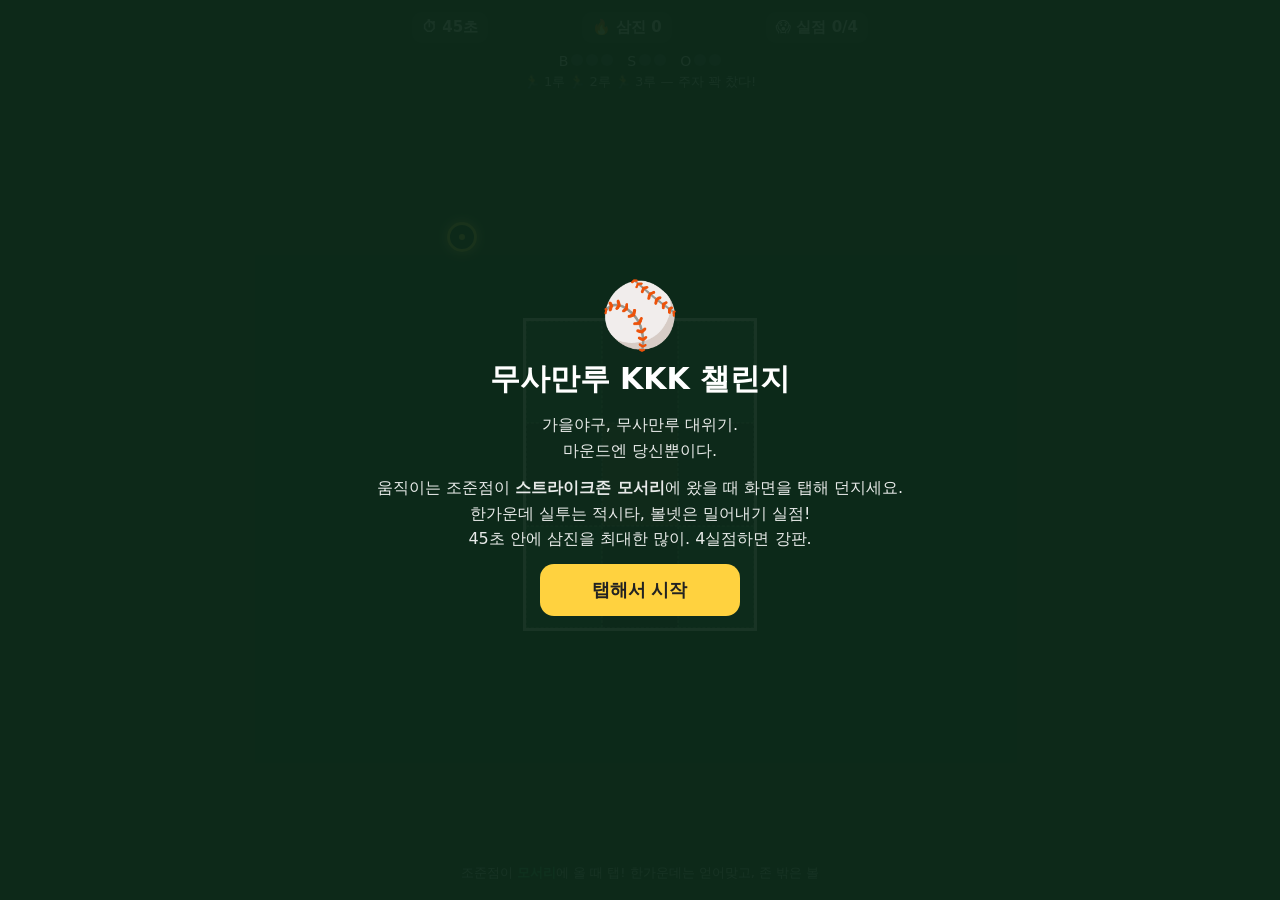
<file: games/2026-10-15/bases-loaded-kkk/index.html>
<!doctype html>
<html lang="ko">
<head>
<meta charset="utf-8">
<meta name="viewport" content="width=device-width,initial-scale=1,maximum-scale=1,user-scalable=no">
<title>무사만루 KKK 챌린지</title>
<meta property="og:title" content="무사만루 KKK 챌린지 ⚾">
<meta property="og:description" content="가을야구 무사만루 위기! 45초 동안 삼진 몇 개 잡을 수 있을까?">
<link rel="icon" href="data:image/svg+xml,<svg xmlns='http://www.w3.org/2000/svg' viewBox='0 0 100 100'><text y='.9em' font-size='90'>⚾</text></svg>">
<style>
*{box-sizing:border-box;-webkit-tap-highlight-color:transparent}
html,body{margin:0;height:100%;background:#0d2a1a;color:#fff;font-family:system-ui,-apple-system,"Apple SD Gothic Neo","Noto Sans KR",sans-serif;overflow:hidden;touch-action:manipulation;user-select:none}
#app{max-width:480px;margin:0 auto;height:100%;display:flex;flex-direction:column;padding:12px}
.hud{display:flex;justify-content:space-between;align-items:center;font-weight:700;gap:6px}
.hud div{background:#ffffff18;border-radius:10px;padding:6px 10px;font-size:15px}
.count{display:flex;gap:14px;justify-content:center;margin:10px 0 4px;font-size:14px}
.dots span{display:inline-block;width:12px;height:12px;border-radius:50%;background:#ffffff30;margin-left:3px}
.dots.b .on{background:#3ddc84}.dots.s .on{background:#ffd23f}.dots.o .on{background:#ff5a5a}
.bases{text-align:center;font-size:13px;opacity:.85}
#field{position:relative;flex:1;display:flex;align-items:center;justify-content:center}
#zoneWrap{position:relative;width:78%;aspect-ratio:3/4}
#zone{position:absolute;left:17%;top:17%;width:66%;height:66%;display:grid;grid-template-columns:repeat(3,1fr);grid-template-rows:repeat(3,1fr);border:3px solid #fff;background:#ffffff0c}
#zone div{border:1px dashed #ffffff40}
#zone .c{background:#3ddc8433}#zone .m{background:#ff5a5a40}
#ret{position:absolute;width:30px;height:30px;margin:-15px 0 0 -15px;border-radius:50%;border:3px solid #ffd23f;box-shadow:0 0 12px #ffd23f;pointer-events:none}
#ret:after{content:"";position:absolute;left:50%;top:50%;width:6px;height:6px;margin:-3px;border-radius:50%;background:#ffd23f}
#msg{position:absolute;top:4%;left:0;right:0;text-align:center;font-size:30px;font-weight:900;text-shadow:0 3px 0 #0008;pointer-events:none;transition:transform .15s}
.tip{text-align:center;font-size:13px;opacity:.8;margin:6px 0}
.ov{position:fixed;inset:0;background:#0d2a1af2;display:flex;flex-direction:column;align-items:center;justify-content:center;text-align:center;padding:24px;z-index:5}
.ov h1{font-size:30px;margin:6px 0}.ov p{line-height:1.6;opacity:.9;margin:6px 0}
.big{font-size:64px}
.btn{border:0;border-radius:14px;padding:14px 26px;font-size:18px;font-weight:800;margin:6px;background:#ffd23f;color:#222;cursor:pointer;min-width:200px}
.btn.g{background:#ffffff22;color:#fff}
.hide{display:none}
#toast{position:fixed;bottom:24px;left:50%;transform:translateX(-50%);background:#000c;padding:10px 16px;border-radius:10px;opacity:0;transition:.3s;z-index:9}
</style>
</head>
<body>
<div id="app">
  <div class="hud"><div>⏱ <span id="t">45</span>초</div><div>🔥 삼진 <span id="k">0</span></div><div>😱 실점 <span id="r">0</span>/4</div></div>
  <div class="count">
    <div class="dots b">B<span></span><span></span><span></span></div>
    <div class="dots s">S<span></span><span></span></div>
    <div class="dots o">O<span></span><span></span></div>
  </div>
  <div class="bases">🏃 1루 🏃 2루 🏃 3루 — 주자 꽉 찼다!</div>
  <div id="field"><div id="zoneWrap">
    <div id="zone"><div class="c"></div><div></div><div class="c"></div><div></div><div class="m"></div><div></div><div class="c"></div><div></div><div class="c"></div></div>
    <div id="ret"></div><div id="msg"></div>
  </div></div>
  <div class="tip">조준점이 <b style="color:#3ddc84">모서리</b>에 올 때 탭! 한가운데는 얻어맞고, 존 밖은 볼</div>
</div>

<div class="ov" id="intro">
  <div class="big">⚾</div>
  <h1>무사만루 KKK 챌린지</h1>
  <p>가을야구, 무사만루 대위기.<br>마운드엔 당신뿐이다.</p>
  <p>움직이는 조준점이 <b>스트라이크존 모서리</b>에 왔을 때 화면을 탭해 던지세요.<br>한가운데 실투는 적시타, 볼넷은 밀어내기 실점!<br>45초 안에 삼진을 최대한 많이. 4실점하면 강판.</p>
  <button class="btn" id="go">탭해서 시작</button>
</div>

<div class="ov hide" id="end">
  <div class="big" id="eEmo">🔥</div>
  <h1 id="eTitle"></h1>
  <p id="eDesc"></p>
  <p style="font-size:22px;font-weight:800">삼진 <span id="eK"></span>개 · 실점 <span id="eR"></span></p>
  <button class="btn" id="share">결과 공유하기</button>
  <button class="btn g" id="retry">다시 던지기</button>
</div>
<div id="toast"></div>

<script>
const URL_PLAY='https://jeonghwanko.github.io/daily-minigames/games/2026-10-15/bases-loaded-kkk/';
const $=id=>document.getElementById(id);
const wrap=$('zoneWrap'),ret=$('ret'),msg=$('msg');
let S,run=false,last=0,lock=0;
function reset(){S={t:45,k:0,r:0,b:0,s:0,o:0,ph:Math.random()*6,x:.5,y:.5,clean:0,inningR:0}}
function dots(cls,n){document.querySelectorAll('.dots.'+cls+' span').forEach((e,i)=>e.classList.toggle('on',i<n))}
function hud(){$('t').textContent=Math.ceil(S.t);$('k').textContent=S.k;$('r').textContent=S.r;dots('b',S.b);dots('s',S.s);dots('o',S.o)}
function say(t,c){msg.textContent=t;msg.style.color=c||'#fff';msg.style.transform='scale(1.25)';setTimeout(()=>msg.style.transform='scale(1)',150)}
function start(){reset();$('intro').classList.add('hide');$('end').classList.add('hide');run=true;last=performance.now();say('플레이볼!');hud();requestAnimationFrame(loop)}
function loop(now){if(!run)return;const dt=Math.min(.05,(now-last)/1000);last=now;S.t-=dt;
  const sp=1.6+S.k*.12;S.ph+=dt*sp;
  S.x=.5+.42*Math.sin(S.ph*1.7);S.y=.5+.42*Math.sin(S.ph*2.3+1);
  ret.style.left=(S.x*100)+'%';ret.style.top=(S.y*100)+'%';
  if(S.t<=0){S.t=0;hud();return finish()}
  hud();requestAnimationFrame(loop)}
function newBatter(){S.b=0;S.s=0}
function pitch(){if(!run||performance.now()<lock)return;lock=performance.now()+250;
  // zone spans 17%..83% of wrap
  const zx=(S.x-.17)/.66,zy=(S.y-.17)/.66;
  if(zx<0||zx>1||zy<0||zy>1){S.b++;if(S.b>=4){S.r++;S.inningR++;newBatter();say('볼넷… 밀어내기 😱','#ff8a8a')}else say('볼!','#3ddc84')}
  else{const cx=Math.min(2,Math.floor(zx*3)),cy=Math.min(2,Math.floor(zy*3));
    if(cx===1&&cy===1){S.r++;S.inningR++;newBatter();say('딱! 적시타 😭','#ff5a5a')}
    else if(cx!==1&&cy!==1){S.s++;say(S.s>=3?'':'헛스윙! 스트라이크','#ffd23f')}
    else{if(S.s<2){S.s++;say('파울… 스트라이크','#ffe48a')}else say('파울! 버텼다','#ffe48a')}
    if(S.s>=3){S.k++;S.o++;newBatter();
      if(S.o>=3){S.o=0;if(S.inningR===0){S.clean++;say('무사만루 KKK!!! 🔥','#ffd23f')}else say('이닝 종료! 다시 무사만루','#fff');S.inningR=0}
      else say('삼진!! K','#ffd23f')}}
  if(navigator.vibrate)navigator.vibrate(20);
  hud();if(S.r>=4)finish()}
function grade(){const k=S.k;
  if(k>=12)return['👑','가을의 에이스','포효 각. 무사만루가 오히려 편한 사람.'];
  if(k>=8)return['🔥','위기 탈출 장인','관중석이 일어났다. 오늘 MVP 후보.'];
  if(k>=4)return['💪','버티는 불펜','흔들렸지만 결국 막아냈다.'];
  return['😵','조기 강판','감독이 마운드로 걸어오고 있다…']}
function finish(){run=false;const[g,t,d]=grade();$('eEmo').textContent=g;$('eTitle').textContent=t;
  $('eDesc').textContent=d+(S.clean?` (무실점 KKK 이닝 ${S.clean}번!)`:'');$('eK').textContent=S.k;$('eR').textContent=S.r;
  setTimeout(()=>$('end').classList.remove('hide'),400)}
function toast(t){const e=$('toast');e.textContent=t;e.style.opacity=1;setTimeout(()=>e.style.opacity=0,1800)}
async function share(){const[,t]=grade();const text=`⚾ 무사만루 KKK 챌린지에서 삼진 ${S.k}개, 실점 ${S.r}! 등급: ${t}\n너는 막을 수 있어?`;
  if(navigator.share){try{await navigator.share({title:'무사만루 KKK 챌린지',text,url:URL_PLAY});return}catch(e){if(e&&e.name==='AbortError')return}}
  const full=text+'\n'+URL_PLAY;
  try{await navigator.clipboard.writeText(full);toast('링크를 복사했어요!')}catch(e){const ta=document.createElement('textarea');ta.value=full;document.body.appendChild(ta);ta.select();try{document.execCommand('copy');toast('링크를 복사했어요!')}catch(_){toast('복사 실패: '+URL_PLAY)}ta.remove()}}
$('field').addEventListener('pointerdown',pitch);
document.addEventListener('keydown',e=>{if(e.code==='Space'){e.preventDefault();pitch()}});
$('go').onclick=start;$('retry').onclick=start;$('share').onclick=share;
if(location.hash==='#selftest'){start();let n=0;const iv=setInterval(()=>{if(!run){clearInterval(iv);document.title='DONE k='+S.k+' r='+S.r;return}lock=0;pitch();S.t-=1;if(++n>60)clearInterval(iv)},30)}
</script>
</body>
</html>
</file>
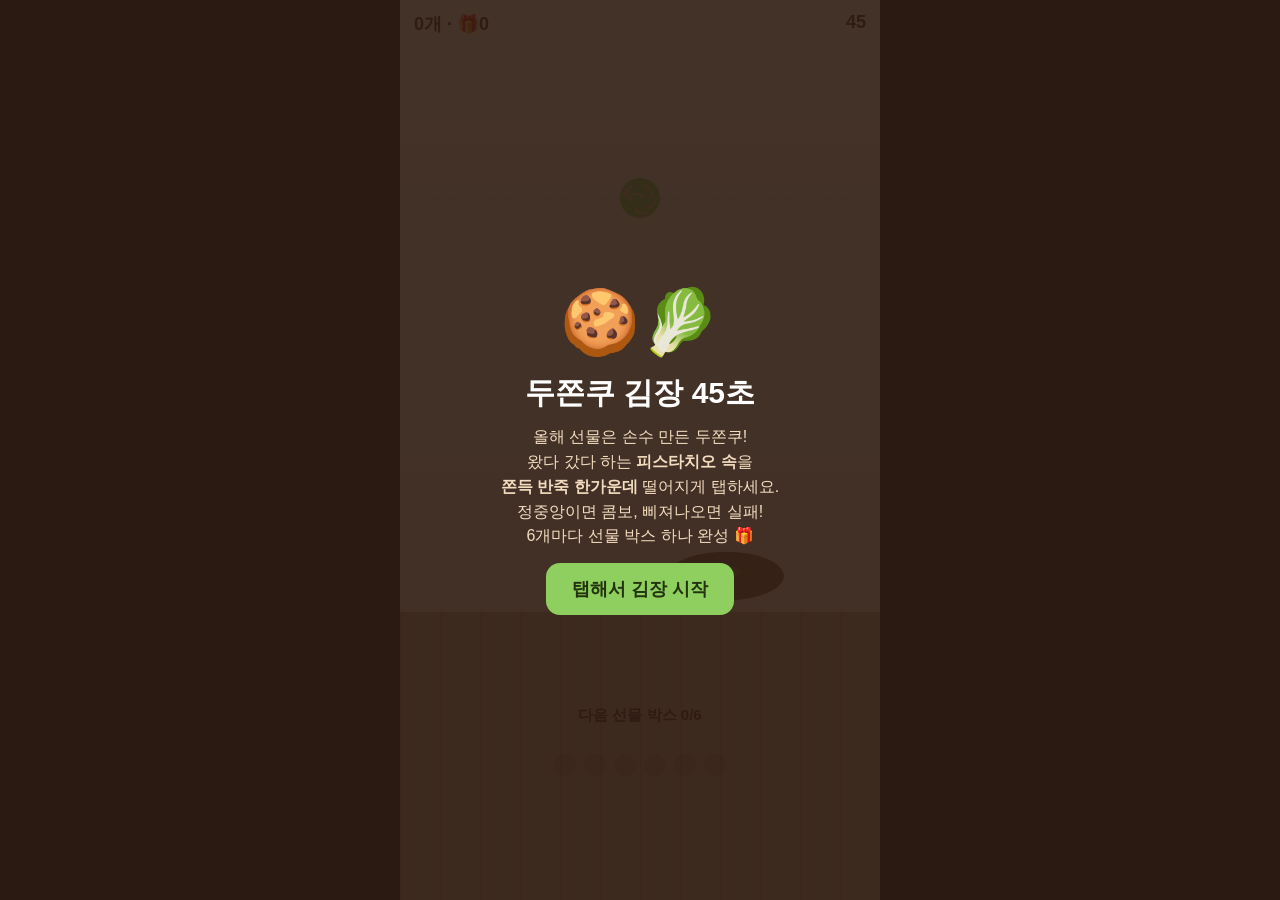
<file: games/2026-10-16/dujjon-kimjang/index.html>
<!DOCTYPE html>
<html lang="ko"><head><meta charset="utf-8">
<meta name="viewport" content="width=device-width,initial-scale=1,maximum-scale=1,user-scalable=no">
<title>두쫀쿠 김장 45초 — 선물 박스 채우기</title>
<meta name="description" content="두쫀쿠 김장 시즌! 피스타치오 속을 쫀득 반죽 한가운데 떨어뜨려 45초 동안 선물 박스를 채워라">
<style>
*{box-sizing:border-box;margin:0;padding:0;-webkit-tap-highlight-color:transparent}
html,body{height:100%;background:#2b1a12;font-family:-apple-system,"Apple SD Gothic Neo","Noto Sans KR",sans-serif;color:#fff;overflow:hidden;touch-action:manipulation;user-select:none}
#wrap{position:relative;max-width:480px;height:100%;margin:0 auto;background:linear-gradient(#f6e7d2,#e9cfae)}
canvas{display:block;width:100%;height:100%}
#hud{position:absolute;top:0;left:0;right:0;display:flex;justify-content:space-between;padding:12px 14px;font-weight:800;color:#4a2a17;font-size:18px;pointer-events:none}
#msg{position:absolute;top:22%;left:0;right:0;text-align:center;font-size:30px;font-weight:900;color:#4a2a17;pointer-events:none;opacity:0;transition:opacity .2s}
.ov{position:absolute;inset:0;display:flex;flex-direction:column;align-items:center;justify-content:center;text-align:center;padding:24px;background:rgba(43,26,18,.88);gap:14px}
.ov h1{font-size:30px;line-height:1.25}.ov p{font-size:16px;line-height:1.55;color:#f3dcc0}
.big{font-size:54px;font-weight:900;color:#b5e48c}
button{font:inherit;font-weight:800;font-size:18px;border:0;border-radius:14px;padding:14px 26px;cursor:pointer}
.pri{background:#8fcf5f;color:#23330f}.sec{background:#f3dcc0;color:#4a2a17}
.hide{display:none}
</style></head><body>
<div id="wrap"><canvas id="c"></canvas>
<div id="hud"><span id="sc">0개</span><span id="cb"></span><span id="tm">45</span></div>
<div id="msg"></div>
<div id="start" class="ov">
  <div style="font-size:64px">🍪🥬</div>
  <h1>두쫀쿠 김장 45초</h1>
  <p>올해 선물은 손수 만든 두쫀쿠!<br>왔다 갔다 하는 <b>피스타치오 속</b>을<br><b>쫀득 반죽 한가운데</b> 떨어지게 탭하세요.<br>정중앙이면 콤보, 삐져나오면 실패!<br>6개마다 선물 박스 하나 완성 🎁</p>
  <button class="pri" id="go">탭해서 김장 시작</button>
</div>
<div id="end" class="ov hide">
  <p id="who">결과</p>
  <div class="big" id="fs">0개</div>
  <h1 id="rank"></h1>
  <p id="det"></p>
  <button class="pri" id="share">결과 공유하기</button>
  <button class="sec" id="retry">다시 김장하기</button>
</div></div>
<script>
const C=document.getElementById('c'),X=C.getContext('2d'),W=document.getElementById('wrap');
let w,h,dpr;function rs(){dpr=Math.min(2,devicePixelRatio||1);w=W.clientWidth;h=W.clientHeight;C.width=w*dpr;C.height=h*dpr;X.setTransform(dpr,0,0,dpr,0,0)}addEventListener('resize',rs);rs();
const $=id=>document.getElementById(id);
const GIFT=['엄마','할머니','아빠','친구','팀장님','동생','이모','옆집','짝꿍','고모'];
let st='idle',t0,T=45,score,combo,best,perf,miss,boxes,fx,fy,fdir,spd,drop,dvy,dough,last,parts,shake;
function reset(){score=0;combo=0;best=0;perf=0;miss=0;boxes=0;spd=150;fx=w/2;fdir=1;drop=false;parts=[];shake=0;newDough()}
function newDough(){dough={x:w*(0.3+Math.random()*0.4),r:Math.max(30,58-score*0.8)};fy=h*0.22}
function flash(s,c){const m=$('msg');m.textContent=s;m.style.color=c||'#4a2a17';m.style.opacity=1;clearTimeout(m._t);m._t=setTimeout(()=>m.style.opacity=0,450)}
function tap(){if(st!=='play'||drop)return;drop=true;dvy=0}
C.addEventListener('pointerdown',e=>{e.preventDefault();tap()});
addEventListener('keydown',e=>{if(e.code==='Space')tap()});
function land(){const dy=h*0.62,d=Math.abs(fx-dough.x),r=dough.r;
 if(d<r*0.25){combo++;perf++;score++;flash(combo>2?'완벽 쫀득! x'+combo:'완벽 쫀득!','#2f6b12');burst('#8fcf5f',14);if(combo%3==0)T+=1.5}
 else if(d<r*0.8){combo=0;score++;flash('살짝 삐짐','#8a5a2b');burst('#c79a6b',8)}
 else{combo=0;miss++;shake=10;flash('카다이프 대참사!','#c0392b');burst('#a7d36f',20)}
 best=Math.max(best,combo);
 if(score>0&&score%6==0&&d<r*0.8){boxes++;flash('🎁 '+GIFT[(boxes-1)%GIFT.length]+' 선물 완성!','#b03a2e')}
 spd=150+score*9;drop=false;newDough()}
function burst(c,n){for(let i=0;i<n;i++)parts.push({x:fx,y:h*0.62,vx:(Math.random()-.5)*260,vy:-Math.random()*260,l:.7,c})}
function ball(x,y,r){X.fillStyle='#7cbf4a';X.beginPath();X.arc(x,y,r,0,7);X.fill();X.strokeStyle='#d9b26f';X.lineWidth=2;for(let i=0;i<6;i++){X.beginPath();X.arc(x+Math.cos(i)*r*.3,y+Math.sin(i*2)*r*.3,r*.5,i,i+1.6);X.stroke()}}
function frame(ts){const dt=Math.min(.05,(ts-(last||ts))/1000);last=ts;
 if(st==='play'){const el=(ts-t0)/1000,left=Math.max(0,T-el);$('tm').textContent=Math.ceil(left);
  if(!drop){fx+=fdir*spd*dt;if(fx<30){fx=30;fdir=1}if(fx>w-30){fx=w-30;fdir=-1}}
  else{dvy+=1800*dt;fy+=dvy*dt;if(fy>=h*0.62)land()}
  if(left<=0)end()}
 $('sc').textContent=score+'개 · 🎁'+boxes;$('cb').textContent=combo>1?'콤보 '+combo:'';
 X.save();if(shake>0){X.translate((Math.random()-.5)*shake,0);shake-=1}
 X.clearRect(-20,0,w+40,h);
 X.fillStyle='#c8a27a';X.fillRect(0,h*0.68,w,h);X.fillStyle='#b38b62';for(let i=0;i<w;i+=40)X.fillRect(i,h*0.68,2,h);
 // dough
 X.fillStyle='#8a5a3b';X.beginPath();X.ellipse(dough.x,h*0.64,dough.r,dough.r*.42,0,0,7);X.fill();
 X.fillStyle='#a8714b';X.beginPath();X.ellipse(dough.x,h*0.635,dough.r*.25,dough.r*.1,0,0,7);X.fill();
 // rail
 X.strokeStyle='#d9c1a0';X.setLineDash([6,8]);X.beginPath();X.moveTo(20,h*0.22);X.lineTo(w-20,h*0.22);X.stroke();X.setLineDash([]);
 ball(fx,drop?fy:h*0.22,20);
 // gift box
 X.font='800 15px sans-serif';X.fillStyle='#4a2a17';X.textAlign='center';X.fillText('다음 선물 박스 '+(score%6)+'/6',w/2,h*0.8);
 for(let i=0;i<6;i++){X.fillStyle=i<score%6?'#6b3e26':'rgba(107,62,38,.2)';X.beginPath();X.arc(w/2-75+i*30,h*0.85,11,0,7);X.fill()}
 parts=parts.filter(p=>(p.l-=dt)>0);parts.forEach(p=>{p.vy+=600*dt;p.x+=p.vx*dt;p.y+=p.vy*dt;X.fillStyle=p.c;X.fillRect(p.x,p.y,4,4)});
 X.restore();requestAnimationFrame(frame)}
function rankOf(){if(score>=30)return'🏆 두쫀쿠 김장 명인';if(score>=22)return'🥇 동네 두쫀쿠 공방 사장';if(score>=14)return'🎁 효도 선물 합격';if(score>=7)return'🥲 반은 내가 먹음';return'🧂 카다이프 흩날림 장인'}
function end(){st='end';$('fs').textContent=score+'개';$('rank').textContent=rankOf();
 $('det').textContent='선물 박스 '+boxes+'개 · 완벽 '+perf+' · 최고 콤보 '+best+' · 대참사 '+miss;$('end').classList.remove('hide')}
function start(){reset();$('start').classList.add('hide');$('end').classList.add('hide');T=45;t0=performance.now();st='play'}
$('go').onclick=start;$('retry').onclick=start;
$('share').onclick=async()=>{const url=location.href.split('#')[0];
 const text='두쫀쿠 김장 45초 동안 '+score+'개 빚고 선물 박스 '+boxes+'개 완성! ('+rankOf()+') 너도 해봐 👉 '+url;
 try{if(navigator.share){await navigator.share({title:'두쫀쿠 김장 45초',text,url});return}}catch(e){if(e.name==='AbortError')return}
 try{await navigator.clipboard.writeText(text);flash('결과 복사 완료!')}catch(e){prompt('복사해서 공유하세요',text)}};
reset();requestAnimationFrame(frame);
</script></body></html>
</file>
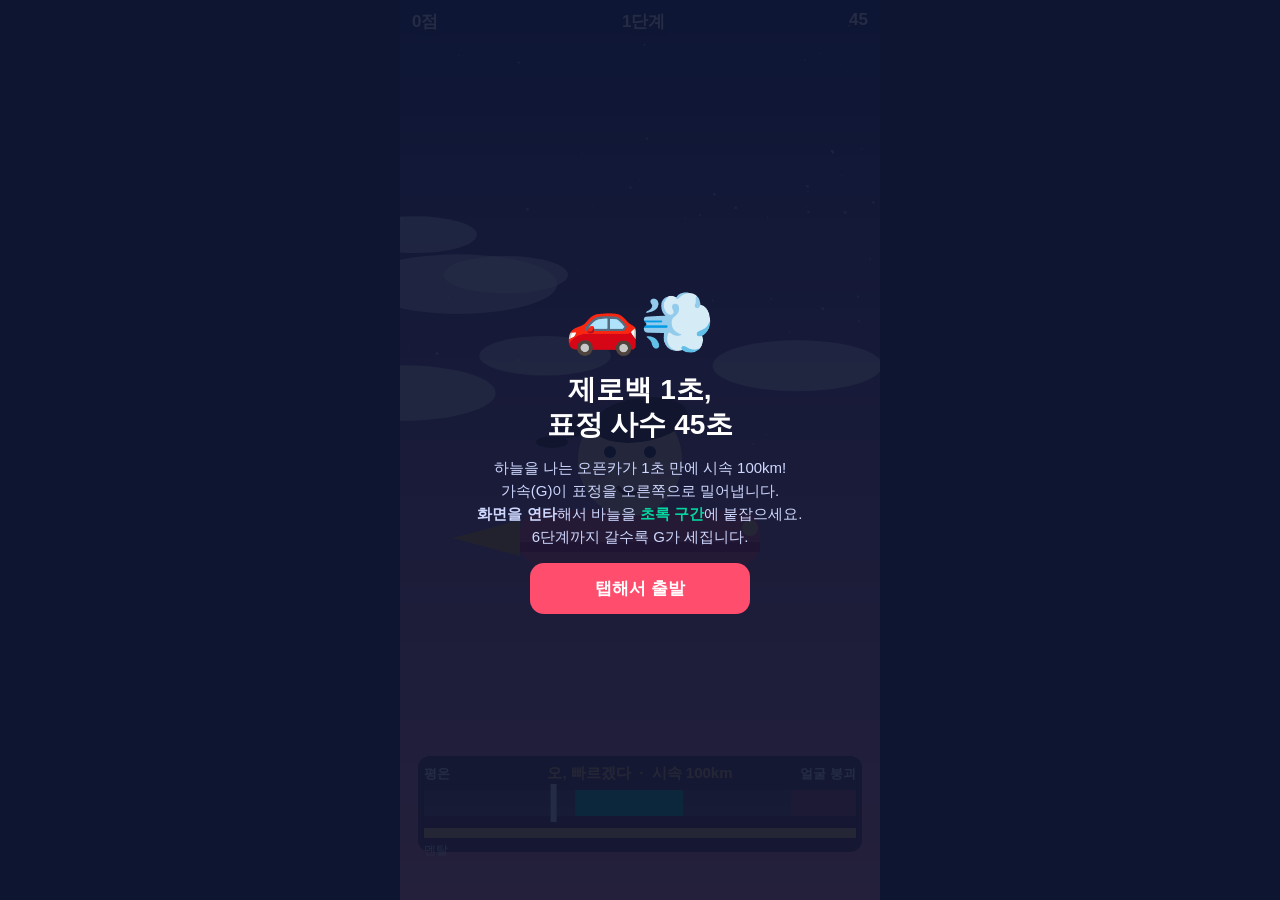
<file: games/2026-10-18/zeroback-face/index.html>
<!doctype html>
<html lang="ko"><head><meta charset="utf-8">
<meta name="viewport" content="width=device-width,initial-scale=1,maximum-scale=1,user-scalable=no">
<title>제로백 1초, 표정 사수 45초</title>
<meta name="description" content="하늘을 나는 오픈카가 1초 만에 시속 100km! 6단계 가속 속에서 45초 동안 표정을 지켜라.">
<style>
*{box-sizing:border-box;margin:0;padding:0;-webkit-tap-highlight-color:transparent}
html,body{height:100%;background:#0d1530;color:#fff;font-family:-apple-system,"Apple SD Gothic Neo","Noto Sans KR",sans-serif;overflow:hidden;touch-action:manipulation;user-select:none}
#wrap{position:relative;max-width:480px;height:100%;margin:0 auto}
canvas{display:block;width:100%;height:100%}
#hud{position:absolute;top:10px;left:12px;right:12px;display:flex;justify-content:space-between;font-weight:800;font-size:17px;text-shadow:0 2px 4px #0008;pointer-events:none}
.ov{position:absolute;inset:0;display:flex;flex-direction:column;align-items:center;justify-content:center;text-align:center;padding:24px;background:#0d1530e6;gap:14px}
.hide{display:none}
h1{font-size:28px;line-height:1.25}
p{font-size:15px;line-height:1.55;color:#cfd8ff}
button{border:0;border-radius:14px;padding:14px 22px;font-size:17px;font-weight:800;cursor:pointer;min-width:220px}
.pri{background:#ff4d6d;color:#fff}.sec{background:#2a3766;color:#fff}
#big{font-size:46px;font-weight:900;color:#ffd166}
#toast{position:absolute;left:50%;bottom:30px;transform:translateX(-50%);background:#000c;padding:10px 16px;border-radius:10px;font-size:14px;opacity:0;transition:.3s;pointer-events:none}
</style></head><body>
<div id="wrap">
<canvas id="c"></canvas>
<div id="hud"><span id="score">0점</span><span id="stage">1단계</span><span id="time">45</span></div>
<div class="ov" id="start">
  <div style="font-size:60px">🚗💨</div>
  <h1>제로백 1초,<br>표정 사수 45초</h1>
  <p>하늘을 나는 오픈카가 1초 만에 시속 100km!<br>가속(G)이 표정을 오른쪽으로 밀어냅니다.<br><b>화면을 연타</b>해서 바늘을 <b style="color:#06d6a0">초록 구간</b>에 붙잡으세요.<br>6단계까지 갈수록 G가 세집니다.</p>
  <button class="pri" id="go">탭해서 출발</button>
</div>
<div class="ov hide" id="end">
  <div id="face" style="font-size:64px">😐</div>
  <div id="big">0점</div>
  <h1 id="title"></h1>
  <p id="desc"></p>
  <button class="pri" id="share">결과 공유하기</button>
  <button class="sec" id="retry">다시 도전</button>
</div>
<div id="toast"></div>
</div>
<script>
const $=id=>document.getElementById(id);
const cv=$('c'),cx=cv.getContext('2d');let W,H,DPR;
function rs(){DPR=Math.min(2,devicePixelRatio||1);W=cv.clientWidth;H=cv.clientHeight;cv.width=W*DPR;cv.height=H*DPR;cx.setTransform(DPR,0,0,DPR,0,0)}
addEventListener('resize',rs);rs();
const DUR=45,STAGES=[
 {n:'1단계',t:'오, 빠르겠다',f:'😀'},{n:'2단계',t:'눈 감고 버티기',f:'😑'},{n:'3단계',t:'어… 잠깐만?',f:'😳'},
 {n:'4단계',t:'얼굴 붕괴',f:'😵'},{n:'5단계',t:'고개 숙임',f:'🫠'},{n:'6단계',t:'모든 걸 내려놓음',f:'😇'}];
let st='idle',t0,last,needle,vel,score,hp,stage,gust,gustT,stars=[],clouds=[],taps=0,maxStage;
for(let i=0;i<60;i++)stars.push({x:Math.random(),y:Math.random(),s:Math.random()*2+.5});
for(let i=0;i<6;i++)clouds.push({x:Math.random(),y:.15+Math.random()*.5,w:60+Math.random()*80});
function reset(){needle=.3;vel=0;score=0;hp=100;stage=0;gust=0;gustT=1.5;taps=0;maxStage=0}
function begin(){reset();$('start').classList.add('hide');$('end').classList.add('hide');st='play';t0=last=performance.now();requestAnimationFrame(loop)}
function tap(e){if(st!=='play')return;e&&e.preventDefault();vel-=.55;taps++}
cv.addEventListener('pointerdown',tap);
addEventListener('keydown',e=>{if(e.code==='Space'){if(st==='play')tap(e);}});
const ZL=.35,ZR=.6;
function loop(now){if(st!=='play')return;const dt=Math.min(.05,(now-last)/1000);last=now;const el=(now-t0)/1000;
 stage=Math.min(5,Math.floor(el/(DUR/6)));maxStage=Math.max(maxStage,stage);
 const g=.55+stage*.32;gustT-=dt;if(gustT<=0){gust=(.6+Math.random()*.8)*(1+stage*.25);gustT=1.2+Math.random()*1.6-stage*.12}
 gust*=Math.pow(.25,dt);
 vel+= (g+gust)*dt; vel*=Math.pow(.18,dt); needle+=vel*dt;
 if(needle<0){needle=0;vel=Math.abs(vel)*.3}if(needle>1){needle=1;vel=0}
 const inZ=needle>=ZL&&needle<=ZR;
 if(inZ)score+=dt*(10+stage*4);else{hp-=dt*(needle>ZR?(needle>.85?28:14):10)}
 if(hp<=0||el>=DUR){hp=Math.max(0,hp);finish(el>=DUR);return}
 $('score').textContent=Math.floor(score)+'점';$('stage').textContent=STAGES[stage].n;$('time').textContent=Math.ceil(DUR-el);
 draw(el,inZ);requestAnimationFrame(loop)}
function draw(el,inZ){
 const sky=cx.createLinearGradient(0,0,0,H);sky.addColorStop(0,'#1b2a6b');sky.addColorStop(1,'#ff8fab');cx.fillStyle=sky;cx.fillRect(0,0,W,H);
 const sp=1+stage*1.6;
 cx.fillStyle='#fff';stars.forEach(s=>{s.x-=.0015*sp;if(s.x<0)s.x+=1;cx.globalAlpha=.6;cx.fillRect(s.x*W,s.y*H*.5,s.s*(1+stage),s.s)});cx.globalAlpha=1;
 cx.fillStyle='#ffffffaa';clouds.forEach(c=>{c.x-=.004*sp;if(c.x<-.3)c.x=1.1;const x=c.x*W,y=c.y*H;cx.beginPath();cx.ellipse(x,y,c.w*(1+stage*.15),c.w*.3,0,0,7);cx.fill()});
 // speed lines
 cx.strokeStyle='#ffffff55';cx.lineWidth=2;for(let i=0;i<stage*4;i++){const y=Math.random()*H,x=Math.random()*W;cx.beginPath();cx.moveTo(x,y);cx.lineTo(x+40+stage*30,y);cx.stroke()}
 const shake=stage*.8+(needle>ZR?(needle-ZR)*14:0);const ox=(Math.random()-.5)*shake,oy=(Math.random()-.5)*shake;
 const cxm=W/2+ox,cy=H*.5+oy;
 // car
 cx.fillStyle='#ff4d6d';cx.beginPath();cx.roundRect(cxm-120,cy+60,240,56,22);cx.fill();
 cx.fillStyle='#c9184a';cx.fillRect(cxm-120,cy+92,240,10);
 cx.fillStyle='#ffd166';cx.beginPath();cx.arc(cxm+110,cy+78,8,0,7);cx.fill();
 cx.fillStyle='#8ecae6';[-1,1].forEach(s=>{cx.beginPath();cx.ellipse(cxm+s*75,cy+122,26,9,0,0,7);cx.fill()});
 cx.fillStyle='#ffb703';cx.globalAlpha=.8;cx.beginPath();cx.moveTo(cxm-120,cy+70);cx.lineTo(cxm-170-stage*25-Math.random()*20,cy+88);cx.lineTo(cxm-120,cy+106);cx.fill();cx.globalAlpha=1;
 // face: deformation by needle
 const d=needle;const stretch=d>ZR?(d-ZR)/(1-ZR):0;const fx=cxm-10,fy=cy+10;
 cx.fillStyle='#ffd8a8';cx.beginPath();cx.ellipse(fx-stretch*10,fy,52+stretch*22,56-stretch*8,0,0,7);cx.fill();
 // hair blown back
 cx.fillStyle='#3d2c1e';cx.beginPath();cx.ellipse(fx+10-stretch*30,fy-40,48+stretch*30,22,-.15,0,7);cx.fill();
 for(let i=0;i<3;i++){cx.beginPath();cx.ellipse(fx-50-stretch*40-i*14,fy-38+i*10,16+stretch*20,6,0,0,7);cx.fill()}
 // eyes
 cx.fillStyle='#222';const ex=12+stretch*14,eh=d<.2?8:(stretch>.5?2:6);
 [-1,1].forEach(s=>{cx.beginPath();cx.ellipse(fx+s*20-stretch*12,fy-8,ex*.5,eh,0,0,7);cx.fill()});
 // cheeks flapping
 cx.fillStyle='#ffadad';[-1,1].forEach(s=>{cx.beginPath();cx.ellipse(fx+s*32-stretch*22,fy+14,10+stretch*8,6,0,0,7);cx.fill()});
 // mouth
 cx.strokeStyle='#7a2a2a';cx.lineWidth=4;cx.beginPath();
 if(inZ){cx.arc(fx-stretch*10,fy+20,14,.15*Math.PI,.85*Math.PI)}else if(d<ZL){cx.moveTo(fx-12,fy+26);cx.lineTo(fx+12,fy+26)}else{cx.fillStyle='#7a2a2a';cx.ellipse(fx-stretch*18,fy+26,10+stretch*14,4+stretch*10,0,0,7);cx.fill()}
 cx.stroke();
 // gauge
 const gx=24,gy=H-110,gw=W-48,gh=26;
 cx.fillStyle='#0008';cx.beginPath();cx.roundRect(gx-6,gy-34,gw+12,gh+70,12);cx.fill();
 cx.fillStyle='#ffffff22';cx.fillRect(gx,gy,gw,gh);
 cx.fillStyle='#06d6a0';cx.fillRect(gx+gw*ZL,gy,gw*(ZR-ZL),gh);
 cx.fillStyle='#ef476f88';cx.fillRect(gx+gw*.85,gy,gw*.15,gh);
 cx.fillStyle='#fff';cx.fillRect(gx+gw*needle-3,gy-6,6,gh+12);
 cx.font='bold 13px sans-serif';cx.textAlign='left';cx.fillText('평온',gx,gy-12);cx.textAlign='right';cx.fillText('얼굴 붕괴',gx+gw,gy-12);
 cx.textAlign='center';cx.fillStyle='#ffd166';cx.font='bold 15px sans-serif';cx.fillText(STAGES[stage].t+'  ·  시속 '+Math.min(999,Math.floor(100+el*18+stage*40))+'km',W/2,gy-12);
 // hp
 cx.fillStyle='#ffffff33';cx.fillRect(gx,gy+gh+12,gw,10);cx.fillStyle=hp>40?'#ffd166':'#ef476f';cx.fillRect(gx,gy+gh+12,gw*hp/100,10);
 cx.fillStyle='#fff';cx.font='12px sans-serif';cx.textAlign='left';cx.fillText('멘탈',gx,gy+gh+38);
}
function finish(full){st='end';const s=Math.floor(score);const sg=full?6:maxStage+1;const S=STAGES[Math.min(5,sg-1)];
 $('face').textContent=full?'😎':S.f;$('big').textContent=s+'점';
 $('title').textContent=full?'45초 완주! 강철 표정 인증':sg+'단계에서 '+S.t;
 $('desc').textContent=full?'6단계 가속에도 표정을 지켰어요. 연타 '+taps+'번.':'멘탈이 바닥났어요. 연타 '+taps+'번. 다시 버텨볼까요?';
 $('end').classList.remove('hide');window._res={s,sg,full}}
function flash(m){const t=$('toast');t.textContent=m;t.style.opacity=1;setTimeout(()=>t.style.opacity=0,1600)}
$('go').onclick=begin;$('retry').onclick=begin;
$('share').onclick=async()=>{const url=location.href.split('#')[0];const r=window._res||{s:0,sg:1};
 const text=`🚗💨 제로백 1초, 표정 사수 45초\n${r.full?'6단계 완주':r.sg+'단계'} · ${r.s}점! 너는 몇 단계까지 버틸 수 있어?\n${url}`;
 try{if(navigator.share){await navigator.share({title:'제로백 1초, 표정 사수 45초',text,url});return}}catch(e){if(e.name==='AbortError')return}
 try{await navigator.clipboard.writeText(text);flash('결과 복사 완료!')}catch(e){prompt('복사해서 공유하세요',text)}};
reset();draw(0,true);
</script></body></html>
</file>
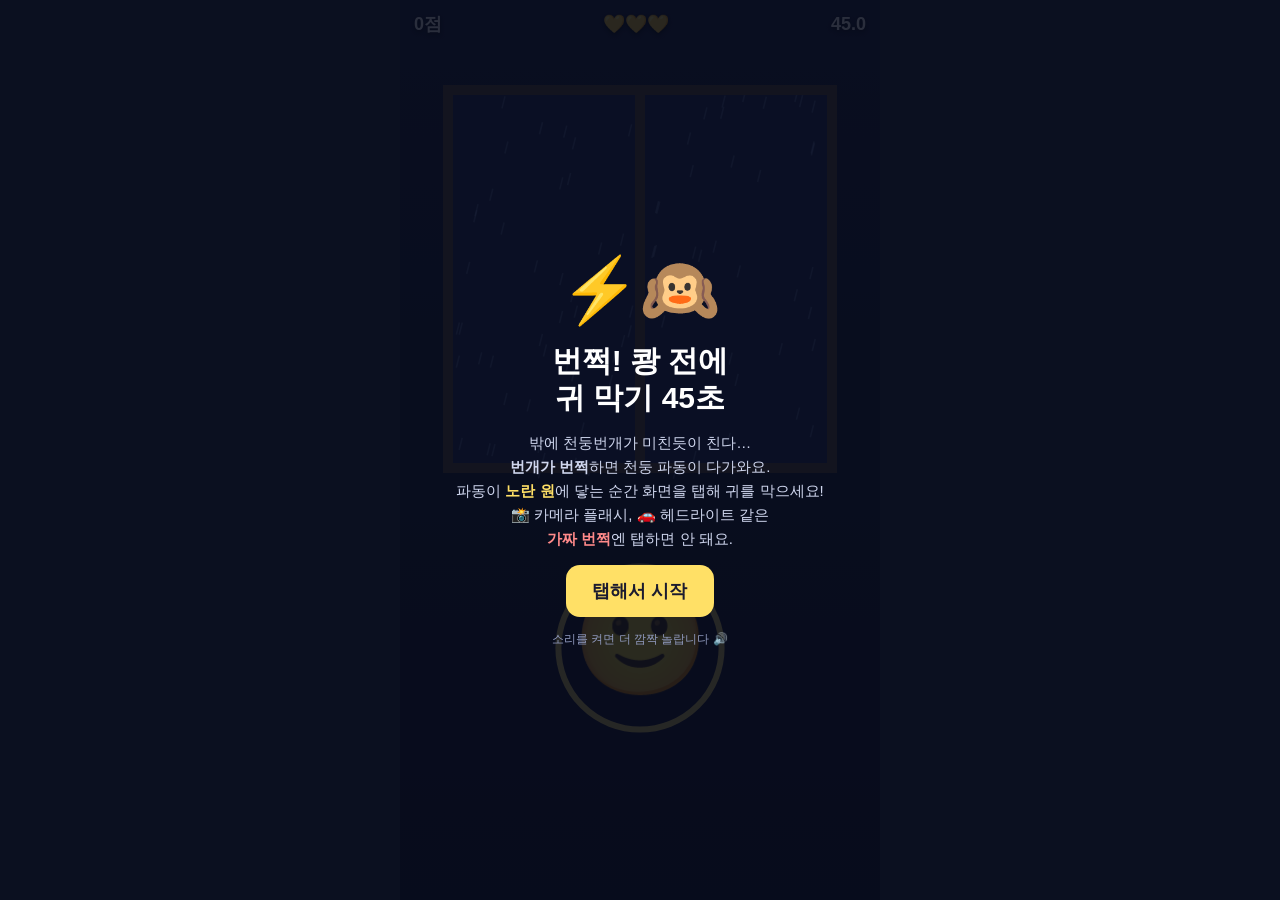
<file: games/2026-10-19/thunder-earmuff/index.html>
<!DOCTYPE html>
<html lang="ko">
<head>
<meta charset="utf-8">
<meta name="viewport" content="width=device-width,initial-scale=1,maximum-scale=1,user-scalable=no">
<title>번쩍! 쾅 전에 귀 막기 45초</title>
<meta name="description" content="천둥번개 치는 밤, 번개가 번쩍하면 천둥이 오기 직전에 귀를 막아라! 가짜 번쩍엔 속지 말기.">
<link rel="icon" href="data:image/svg+xml,<svg xmlns='http://www.w3.org/2000/svg' viewBox='0 0 100 100'><text y='.9em' font-size='90'>⚡</text></svg>">
<style>
*{box-sizing:border-box;margin:0;padding:0;-webkit-tap-highlight-color:transparent;user-select:none;-webkit-user-select:none}
html,body{height:100%;background:#0b1020;color:#fff;font-family:-apple-system,BlinkMacSystemFont,"Apple SD Gothic Neo","Noto Sans KR",sans-serif;overflow:hidden;touch-action:manipulation}
#wrap{position:relative;max-width:480px;height:100%;margin:0 auto;overflow:hidden}
canvas{display:block;width:100%;height:100%}
#hud{position:absolute;top:0;left:0;right:0;display:flex;justify-content:space-between;align-items:center;padding:12px 14px;font-weight:800;font-size:18px;pointer-events:none;text-shadow:0 2px 4px #000}
.ov{position:absolute;inset:0;display:flex;flex-direction:column;align-items:center;justify-content:center;text-align:center;padding:24px;background:rgba(8,12,28,.86);gap:14px}
.hide{display:none!important}
h1{font-size:30px;line-height:1.25}
p{font-size:15px;line-height:1.6;color:#cfd6ee}
.big{font-size:56px;font-weight:900;color:#ffe066}
button{font:inherit;font-weight:800;font-size:18px;border:0;border-radius:14px;padding:14px 26px;cursor:pointer}
.pri{background:#ffe066;color:#1b1b2f}
.sec{background:#2e3658;color:#fff}
.row{display:flex;gap:10px;flex-wrap:wrap;justify-content:center}
#toast{position:absolute;left:50%;top:22%;transform:translateX(-50%);font-size:30px;font-weight:900;pointer-events:none;text-shadow:0 3px 6px #000;white-space:nowrap}
small{color:#8f99bd;font-size:12px}
</style>
</head>
<body>
<div id="wrap">
<canvas id="c"></canvas>
<div id="hud"><span id="hs">0점</span><span id="hl">💛💛💛</span><span id="ht">45.0</span></div>
<div id="toast"></div>
<div id="start" class="ov">
  <div style="font-size:64px">⚡🙉</div>
  <h1>번쩍! 쾅 전에<br>귀 막기 45초</h1>
  <p>밖에 천둥번개가 미친듯이 친다…<br><b>번개가 번쩍</b>하면 천둥 파동이 다가와요.<br>파동이 <b style="color:#ffe066">노란 원</b>에 닿는 순간 화면을 탭해 귀를 막으세요!<br>📸 카메라 플래시, 🚗 헤드라이트 같은<br><b style="color:#ff8a8a">가짜 번쩍</b>엔 탭하면 안 돼요.</p>
  <button class="pri" id="bStart">탭해서 시작</button>
  <small>소리를 켜면 더 깜짝 놀랍니다 🔊</small>
</div>
<div id="end" class="ov hide">
  <div style="font-size:52px" id="eEmoji">🙉</div>
  <h1 id="eTitle"></h1>
  <div class="big" id="eScore">0</div>
  <p id="eDetail"></p>
  <div class="row"><button class="pri" id="bShare">결과 공유</button><button class="sec" id="bRetry">다시 하기</button></div>
  <small>오리지널 미니게임 · 천둥번개 치던 밤에</small>
</div>
</div>
<script>
const cv=document.getElementById('c'),cx=cv.getContext('2d');
let W,H,DPR;
function rs(){DPR=Math.min(2,window.devicePixelRatio||1);const r=cv.getBoundingClientRect();W=r.width;H=r.height;cv.width=W*DPR;cv.height=H*DPR;cx.setTransform(DPR,0,0,DPR,0,0)}
addEventListener('resize',rs);rs();
const $=id=>document.getElementById(id);
const DUR=45;
let st='idle',t0=0,now=0,score=0,lives=3,combo=0,best=0,perfect=0,good=0,scared=0,fooled=0;
let events=[],nextSpawn=0,flash=0,flashCol='255,255,255',bolt=null,shake=0,cover=0,toastT=0,rain=[];
for(let i=0;i<90;i++)rain.push({x:Math.random(),y:Math.random(),v:.6+Math.random()*.6});
let AC=null;
function ac(){if(!AC){try{AC=new (window.AudioContext||window.webkitAudioContext)()}catch(e){}}if(AC&&AC.state==='suspended')AC.resume()}
function thunder(loud){if(!AC)return;const d=1.6,n=AC.sampleRate*d,b=AC.createBuffer(1,n,AC.sampleRate),a=b.getChannelData(0);let l=0;for(let i=0;i<n;i++){l=(l+.02*(Math.random()*2-1))/1.02;a[i]=l*3.5*Math.pow(1-i/n,2)}const s=AC.createBufferSource();s.buffer=b;const f=AC.createBiquadFilter();f.type='lowpass';f.frequency.value=loud?500:180;const g=AC.createGain();g.gain.value=loud?1.4:.35;s.connect(f);f.connect(g);g.connect(AC.destination);s.start()}
function beep(fr,du,ty){if(!AC)return;const o=AC.createOscillator(),g=AC.createGain();o.type=ty||'sine';o.frequency.value=fr;g.gain.setValueAtTime(.18,AC.currentTime);g.gain.exponentialRampToValueAtTime(.001,AC.currentTime+du);o.connect(g);g.connect(AC.destination);o.start();o.stop(AC.currentTime+du)}
function vib(p){try{navigator.vibrate&&navigator.vibrate(p)}catch(e){}}
function toast(s,c){const e=$('toast');e.textContent=s;e.style.color=c||'#fff';toastT=now}
function mkBolt(){const pts=[];let x=W*(.15+Math.random()*.7),y=H*.08;pts.push([x,y]);while(y<H*.5){x+=(Math.random()-.5)*40;y+=18+Math.random()*22;pts.push([x,y])}return pts}
function stage(){return Math.min(5,Math.floor((now-t0)/9000))}
function spawn(){
  const s=stage();
  const fake=Math.random()<.22+s*.04;
  if(fake){const k=Math.random()<.5?'cam':'car';events.push({type:'fake',k,at:now,end:now+500});flash=k==='cam'?.9:.6;flashCol=k==='cam'?'255,255,255':'255,236,170';bolt=null;beep(k==='cam'?1800:300,.08,'square')}
  else{const delay=1500-s*170+Math.random()*500;events.push({type:'real',at:now,hit:now+delay,done:false});flash=1;flashCol='220,230,255';bolt=mkBolt();
    if(s>=3&&Math.random()<.35){const d2=delay+380+Math.random()*250;events.push({type:'real',at:now,hit:now+d2,done:false,second:true})}}
  nextSpawn=now+Math.max(900,2300-s*280)+Math.random()*700;
}
function start(){ac();$('start').classList.add('hide');$('end').classList.add('hide');st='play';t0=performance.now();now=t0;score=0;lives=3;combo=0;best=0;perfect=0;good=0;scared=0;fooled=0;events=[];nextSpawn=t0+1000;flash=0;bolt=null;$('toast').textContent='';hud()}
function hud(){$('hs').textContent=score+'점';$('hl').textContent='💛'.repeat(Math.max(0,lives))+'🖤'.repeat(3-Math.max(0,lives));$('ht').textContent=Math.max(0,DUR-(now-t0)/1000).toFixed(1)}
function tap(){
  if(st!=='play')return;ac();cover=now;
  const pend=events.filter(e=>e.type==='real'&&!e.done).sort((a,b)=>a.hit-b.hit)[0];
  const fk=events.find(e=>e.type==='fake'&&now<e.end);
  if(pend){const dt=pend.hit-now;
    if(dt<=170&&dt>=-60){pend.done=true;combo++;best=Math.max(best,combo);perfect++;score+=100+combo*10;toast('완벽 차단! 🙉','#ffe066');beep(880,.08);thunder(false);return}
    if(dt<=420&&dt>170){pend.done=true;combo++;best=Math.max(best,combo);good++;score+=50+combo*5;toast('막았다 👍','#9ef0a6');thunder(false);return}
    if(dt>420&&!fk){score=Math.max(0,score-20);combo=0;toast('너무 일러요!','#ffb36b');return}
  }
  if(fk&&!fk.tapped){fk.tapped=true;fooled++;combo=0;lives--;toast(fk.k==='cam'?'📸 찰칵… 셀카 플래시였다':'🚗 헤드라이트였다','#ff8a8a');vib(80);if(lives<=0)end();hud();return}
  score=Math.max(0,score-10);combo=0;toast('조용한데요…?','#aab')
}
function end(){st='end';const r=score;let ti,em;
  if(r>=2000){ti='천둥 마스터 ⚡';em='😎'}else if(r>=1200){ti='귀 막기 장인';em='🙉'}else if(r>=600){ti='움찔하는 편';em='😬'}else{ti='매번 깜짝 놀람';em='🙀'}
  $('eEmoji').textContent=em;$('eTitle').textContent=ti;$('eScore').textContent=r+'점';
  $('eDetail').innerHTML=`완벽 ${perfect} · 막음 ${good} · 깜짝 ${scared} · 가짜에 속음 ${fooled}<br>최고 콤보 ${best}`;
  $('end').classList.remove('hide')}
function share(){const url='https://jeonghwanko.github.io/daily-minigames/games/2026-10-19/thunder-earmuff/';
  const text=`⚡ 천둥번개 치는 밤, 쾅 전에 귀 막기 ${score}점! (${$('eTitle').textContent}) 너도 해봐 👉`;
  if(navigator.share){navigator.share({title:'번쩍! 쾅 전에 귀 막기',text,url}).catch(()=>{})}
  else{const s=text+' '+url;(navigator.clipboard?navigator.clipboard.writeText(s):Promise.reject()).then(()=>toast('링크 복사 완료!','#9ef0a6')).catch(()=>{prompt('복사해서 공유하세요',s)})}}
$('bStart').onclick=e=>{e.stopPropagation();start()};
$('bRetry').onclick=e=>{e.stopPropagation();start()};
$('bShare').onclick=e=>{e.stopPropagation();share()};
cv.addEventListener('pointerdown',e=>{e.preventDefault();tap()});
addEventListener('keydown',e=>{if(e.code==='Space'){e.preventDefault();st==='play'?tap():start()}});
function loop(ts){now=ts;
  if(st==='play'){
    if(now>=nextSpawn)spawn();
    for(const e of events){if(e.type==='real'&&!e.done&&now>e.hit+60){e.done=true;lives--;combo=0;scared++;shake=now;thunder(true);vib([60,40,120]);toast('으악 깜짝이야! 💥','#ff6b6b');if(lives<=0)end()}}
    events=events.filter(e=>e.type==='real'?!e.done||now<e.hit+400:now<e.end+200);
    if(now-t0>=DUR*1000)end();hud()}
  draw();requestAnimationFrame(loop)}
function draw(){
  const sx=(now-shake<300)?(Math.random()-.5)*14:0;cx.save();cx.translate(sx,0);
  const g=cx.createLinearGradient(0,0,0,H);g.addColorStop(0,'#141a38');g.addColorStop(1,'#0a0d1c');cx.fillStyle=g;cx.fillRect(-20,0,W+40,H);
  // window
  const wx=W*.1,wy=H*.1,ww=W*.8,wh=H*.42;cx.fillStyle='#1d2752';cx.fillRect(wx,wy,ww,wh);
  if(bolt&&flash>.2){cx.strokeStyle=`rgba(240,245,255,${flash})`;cx.lineWidth=4;cx.beginPath();bolt.forEach((p,i)=>i?cx.lineTo(p[0],p[1]):cx.moveTo(p[0],p[1]));cx.stroke()}
  cx.strokeStyle='rgba(160,180,255,.35)';cx.lineWidth=1.5;for(const r of rain){r.y+=r.v*.02;if(r.y>1)r.y=0;const x=wx+r.x*ww,y=wy+r.y*wh;cx.beginPath();cx.moveTo(x,y);cx.lineTo(x-3,y+12);cx.stroke()}
  cx.strokeStyle='#5a4632';cx.lineWidth=10;cx.strokeRect(wx,wy,ww,wh);cx.beginPath();cx.moveTo(W/2,wy);cx.lineTo(W/2,wy+wh);cx.stroke();
  // fake source icons
  for(const e of events){if(e.type==='fake'&&now<e.end){cx.font='54px serif';cx.textAlign='center';cx.fillText(e.k==='cam'?'📸':'🚗',W*.5,wy+wh*.65)}}
  // character
  const cy=H*.72,covered=now-cover<350;cx.font=`${Math.min(110,W*.26)}px serif`;cx.textAlign='center';cx.textBaseline='middle';
  const anyScared=now-shake<600;cx.fillText(anyScared?'🙀':covered?'🙉':'🙂',W/2,cy);
  // target ring + incoming waves
  const R=Math.min(W,H)*.17;cx.lineWidth=6;cx.strokeStyle='rgba(255,224,102,.9)';cx.beginPath();cx.arc(W/2,cy,R,0,7);cx.stroke();
  for(const e of events){if(e.type==='real'&&!e.done){const span=e.hit-e.at,k=Math.max(0,(e.hit-now)/span);const rr=R+k*Math.max(W,H)*.7;cx.strokeStyle=e.second?'rgba(255,140,200,.85)':'rgba(140,200,255,.85)';cx.lineWidth=5;cx.beginPath();cx.arc(W/2,cy,rr,0,7);cx.stroke()}}
  cx.restore();
  if(flash>0){cx.fillStyle=`rgba(${flashCol},${flash*.75})`;cx.fillRect(0,0,W,H);flash*=.88;if(flash<.01)flash=0}
  if(now-toastT>700)$('toast').textContent='';
  if(st==='play'){cx.fillStyle='rgba(255,255,255,.55)';cx.font='14px sans-serif';cx.textAlign='center';cx.fillText('파동이 노란 원에 닿을 때 탭!',W/2,H-24)}
}
requestAnimationFrame(loop);
</script>
</body>
</html>
</file>
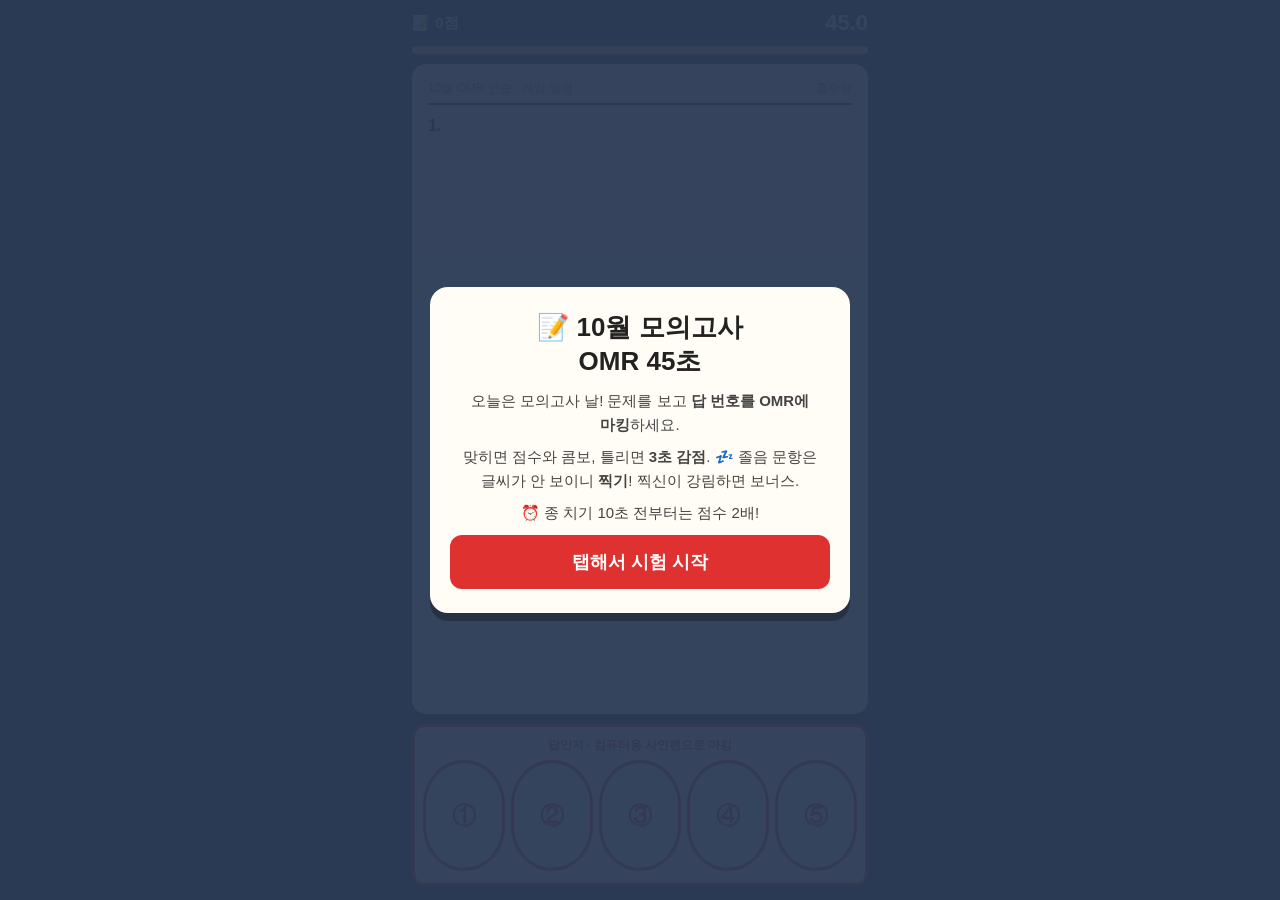
<file: games/2026-10-20/omr-mock-exam/index.html>
<!doctype html>
<html lang="ko">
<head>
<meta charset="utf-8">
<meta name="viewport" content="width=device-width,initial-scale=1,maximum-scale=1,user-scalable=no">
<title>10월 모의고사 OMR 45초</title>
<meta name="description" content="10월 모의고사 날! 45초 동안 문제 풀고 OMR 마킹, 졸음 문항은 찍어서 찍신 강림까지. 너는 몇 등급?">
<style>
*{box-sizing:border-box;margin:0;padding:0;-webkit-tap-highlight-color:transparent;user-select:none}
html,body{height:100%;background:#2b3a55;font-family:-apple-system,BlinkMacSystemFont,"Apple SD Gothic Neo","Noto Sans KR",sans-serif;color:#222;overflow:hidden}
#app{max-width:480px;margin:0 auto;height:100%;display:flex;flex-direction:column;padding:10px 12px 14px;gap:10px}
#hud{display:flex;justify-content:space-between;align-items:center;color:#fff;font-weight:800;font-size:15px}
#hud .t{font-size:22px;font-variant-numeric:tabular-nums}
#hud .t.hot{color:#ff6b6b;animation:pulse .5s infinite alternate}
@keyframes pulse{to{transform:scale(1.15)}}
#bar{height:8px;background:#ffffff33;border-radius:9px;overflow:hidden}
#bar i{display:block;height:100%;width:100%;background:#ffd166;transition:width .1s linear}
#paper{flex:1;background:#fffdf5;border-radius:14px;box-shadow:0 6px 0 #0003;padding:16px;display:flex;flex-direction:column;position:relative;overflow:hidden}
#paper .hd{display:flex;justify-content:space-between;font-size:12px;color:#888;border-bottom:2px solid #222;padding-bottom:6px;margin-bottom:12px}
#qn{font-weight:900;font-size:16px;margin-bottom:6px}
#qt{font-size:22px;font-weight:700;line-height:1.4;min-height:62px;word-break:keep-all}
#qt.big{font-size:34px;letter-spacing:4px}
#qt.sleep{filter:blur(6px)}
#ch{margin-top:10px;display:flex;flex-direction:column;gap:6px;font-size:19px}
#ch div{padding:4px 2px}
#ch.sleep{filter:blur(5px)}
#zz{position:absolute;inset:auto 0 12px 0;text-align:center;font-weight:900;color:#7a5cff;font-size:17px;display:none}
#omr{background:#ffe3e3;border:3px solid #e03131;border-radius:12px;padding:10px 8px 12px}
#omr .lb{font-size:12px;color:#c92a2a;font-weight:800;margin-bottom:6px;text-align:center}
#bub{display:flex;justify-content:space-between;gap:6px}
.b{flex:1;aspect-ratio:1/1.35;border:3px solid #e03131;border-radius:50%/40%;background:#fff;color:#e03131;font-size:24px;font-weight:900;display:flex;align-items:center;justify-content:center;cursor:pointer;transition:transform .08s}
.b:active{transform:scale(.92)}
.b.fill{background:#111;color:#111;border-color:#111}
.b.ok{background:#2f9e44;border-color:#2f9e44;color:#fff}
#fx{position:fixed;left:50%;top:38%;transform:translate(-50%,-50%);font-size:30px;font-weight:900;pointer-events:none;opacity:0;white-space:nowrap;text-shadow:0 2px 0 #fff,0 0 12px #fff}
#fx.on{animation:pop .8s ease-out}
@keyframes pop{0%{opacity:0;transform:translate(-50%,-30%) scale(.6)}20%{opacity:1;transform:translate(-50%,-50%) scale(1.1)}100%{opacity:0;transform:translate(-50%,-90%) scale(1)}}
.ov{position:fixed;inset:0;background:#2b3a55f2;display:flex;align-items:center;justify-content:center;z-index:9;padding:20px}
.card{background:#fffdf5;border-radius:18px;max-width:420px;width:100%;padding:24px 20px;text-align:center;box-shadow:0 8px 0 #0004}
.card h1{font-size:26px;line-height:1.3;margin-bottom:10px}
.card p{font-size:15px;line-height:1.6;color:#444;margin-bottom:8px;word-break:keep-all}
.card .grade{font-size:64px;font-weight:900;color:#e03131;line-height:1.1;margin:6px 0}
.card .st{display:flex;justify-content:center;gap:14px;font-size:14px;color:#555;margin:8px 0 14px;flex-wrap:wrap}
.btn{display:block;width:100%;border:0;border-radius:12px;padding:15px;font-size:18px;font-weight:900;margin-top:10px;cursor:pointer}
.p{background:#e03131;color:#fff}.s{background:#e9ecef;color:#222}
.hide{display:none!important}
#toast{position:fixed;left:50%;bottom:30px;transform:translateX(-50%);background:#222;color:#fff;padding:10px 16px;border-radius:20px;font-size:14px;opacity:0;transition:opacity .3s;z-index:20}
.shake{animation:sh .3s}
@keyframes sh{25%{transform:translateX(-6px)}75%{transform:translateX(6px)}}
</style>
</head>
<body>
<div id="app">
  <div id="hud"><span>📝 <b id="sc">0</b>점</span><span id="cb"></span><span class="t" id="tm">45.0</span></div>
  <div id="bar"><i id="bi"></i></div>
  <div id="paper">
    <div class="hd"><span>10월 OMR 연습 · 게임 영역</span><span>홀수형</span></div>
    <div id="qn">1.</div>
    <div id="qt"></div>
    <div id="ch"></div>
    <div id="zz">💤 졸음이 몰려온다… 글씨가 안 보여! 아무거나 찍어!</div>
  </div>
  <div id="omr"><div class="lb">답안지 · 컴퓨터용 사인펜으로 마킹</div><div id="bub"></div></div>
</div>
<div id="fx"></div>
<div id="toast"></div>

<div class="ov" id="start"><div class="card">
  <h1>📝 10월 모의고사<br>OMR 45초</h1>
  <p>오늘은 모의고사 날! 문제를 보고 <b>답 번호를 OMR에 마킹</b>하세요.</p>
  <p>맞히면 점수와 콤보, 틀리면 <b>3초 감점</b>. 💤 졸음 문항은 글씨가 안 보이니 <b>찍기</b>! 찍신이 강림하면 보너스.</p>
  <p>⏰ 종 치기 10초 전부터는 점수 2배!</p>
  <button class="btn p" id="bStart">탭해서 시험 시작</button>
</div></div>

<div class="ov hide" id="end"><div class="card">
  <h1 id="eT">시험 종료! 🔔</h1>
  <div class="grade" id="eG">3등급</div>
  <p id="eM"></p>
  <div class="st"><span>원점수 <b id="eS">0</b></span><span>정답 <b id="eC">0</b></span><span>찍신 <b id="eL">0</b></span><span>최고콤보 <b id="eX">0</b></span></div>
  <button class="btn p" id="bShare">결과 공유하기</button>
  <button class="btn s" id="bRetry">재시험 보기</button>
</div></div>

<script>
const $=id=>document.getElementById(id);
const Q=new URLSearchParams(location.search);const TEST=Q.has('test');
const DUR=TEST?4:45;const NUMS=['①','②','③','④','⑤'];
let st,score,combo,maxCombo,correct,lucky,qi,cur,run=false,lock=false,raf;
const bub=$('bub');
NUMS.forEach((n,i)=>{const b=document.createElement('div');b.className='b';b.textContent=n;b.onpointerdown=e=>{e.preventDefault();pick(i)};bub.appendChild(b)});
const R=(a,b)=>a+Math.floor(Math.random()*(b-a+1));
const shuf=a=>{for(let i=a.length-1;i>0;i--){const j=Math.floor(Math.random()*(i+1));[a[i],a[j]]=[a[j],a[i]]}return a};
function opts(ans){const s=new Set([ans]);let g=0;while(s.size<5&&g<99){g++;const d=R(-6,6);if(d&&ans+d>=0)s.add(ans+d)}let k=1;while(s.size<5)s.add(ans+10*k++);return shuf([...s])}
const PAIRS=[['🍎','🍏'],['🐱','🐯'],['🌕','🌝'],['🙂','🙃'],['⭐','🌟'],['🍩','🍪'],['🐶','🐺'],['✏️','🖊️'],['🔴','🟠'],['🐻','🐨']];
const WORDS=[['가을','fall'],['시험','test'],['연필','pencil'],['정답','answer'],['학교','school'],['점심','lunch'],['친구','friend'],['시간','time'],['문제','question'],['종','bell']];
function makeQ(){
  if(qi>1&&Math.random()<.16)return{type:'sleep',ans:R(0,4)};
  const k=R(0,4);let text,choices,ans,big=false;
  if(k===0){const a=R(3,19),b=R(2,15);const op=R(0,2);const v=op===0?a+b:op===1?a*Math.min(b,9):Math.max(a,b)-Math.min(a,b);
    text=op===0?`${a} + ${b} = ?`:op===1?`${a} × ${Math.min(b,9)} = ?`:`${Math.max(a,b)} − ${Math.min(a,b)} = ?`;choices=opts(v);ans=choices.indexOf(v)}
  else if(k===1){const s=R(1,9),d=R(2,7);const seq=[0,1,2,3].map(i=>s+d*i);const v=s+d*4;text=`${seq.join(', ')}, ? 다음 수는?`;choices=opts(v);ans=choices.indexOf(v)}
  else if(k===2){const p=PAIRS[R(0,PAIRS.length-1)];ans=R(0,4);choices=NUMS.map((_,i)=>i===ans?p[1]:p[0]);text='다음 중 <u>다른 하나</u>는?';return{type:'emoji',text,choices,ans}}
  else if(k===3){const w=shuf(WORDS.slice());const t=w[0];const c=shuf(w.slice(0,5));ans=c.indexOf(t);text=`'${t[0]}'의 영어 단어는?`;choices=c.map(x=>x[1])}
  else{const n=R(2,5);const items=shuf(['🍎','🍙','🥛','🍌','🧃','🍪']).slice(0,1)[0];const cnt=R(2,7);text=`${items.repeat(cnt)}<br>몇 개일까?`;choices=opts(cnt).map(x=>x);ans=choices.indexOf(cnt);big=false}
  return{type:'n',text,choices,ans,big}
}
function show(){
  cur=makeQ();qi++;$('qn').textContent=qi+'.';
  const sl=cur.type==='sleep';
  $('qt').className=sl?'sleep':(cur.type==='emoji'?'':'');
  $('ch').className=sl?'sleep':'';$('zz').style.display=sl?'block':'none';
  if(sl){$('qt').textContent='다음 글을 읽고 물음에 답하시오. 윗글의 내용과 일치하는 것은?';$('ch').innerHTML=NUMS.map(n=>`<div>${n} 무슨 말인지 하나도 모르겠다</div>`).join('')}
  else{$('qt').innerHTML=cur.text;
    $('ch').innerHTML=cur.type==='emoji'?`<div style="font-size:34px;letter-spacing:6px;text-align:center">${cur.choices.map((c,i)=>`<span style="display:inline-block;text-align:center">${c}<br><small style="font-size:14px">${NUMS[i]}</small></span>`).join(' ')}</div>`
      :cur.choices.map((c,i)=>`<div>${NUMS[i]} ${c}</div>`).join('')}
  [...bub.children].forEach(b=>b.className='b');lock=false;
}
function fx(t,c){const f=$('fx');f.textContent=t;f.style.color=c;f.classList.remove('on');void f.offsetWidth;f.classList.add('on')}
function left(){return Math.max(0,DUR-(performance.now()-st)/1000)}
function pick(i){
  if(!run||lock)return;lock=true;const b=bub.children[i];b.classList.add('fill');
  const dbl=left()<=10?2:1;
  if(cur.type==='sleep'){
    if(i===cur.ans){lucky++;correct++;combo++;const g=15*dbl;score+=g;fx('🙏 찍신 강림! +'+g,'#7a5cff');b.classList.add('ok')}
    else{fx('찍었는데… 아깝다','#868e96')}
  }else if(i===cur.ans){correct++;combo++;const g=(10+Math.min(combo-1,5)*2)*dbl;score+=g;b.classList.add('ok');fx((combo>2?combo+'콤보! ':'정답 ')+'+'+g+(dbl>1?' ×2':''),'#2f9e44')}
  else{combo=0;st-=3000;fx('땡! 수정테이프… −3초','#e03131');$('paper').classList.remove('shake');void $('paper').offsetWidth;$('paper').classList.add('shake');bub.children[cur.ans].classList.add('ok')}
  maxCombo=Math.max(maxCombo,combo);hud();setTimeout(()=>{if(run)show()},cur.type==='sleep'||i!==cur.ans?380:160);
}
function hud(){$('sc').textContent=score;$('cb').textContent=combo>1?'🔥'+combo+'콤보':''}
function loop(){const l=left();$('tm').textContent=l.toFixed(1);$('tm').className='t'+(l<=10?' hot':'');$('bi').style.width=(l/DUR*100)+'%';
  if(TEST&&!lock&&Math.random()<.2)pick(cur.ans);
  if(l<=0)return end();raf=requestAnimationFrame(loop)}
function begin(){score=0;combo=0;maxCombo=0;correct=0;lucky=0;qi=0;run=true;$('start').classList.add('hide');$('end').classList.add('hide');hud();show();st=performance.now();beep(880,.15);cancelAnimationFrame(raf);loop()}
const CUT=[[400,1],[320,2],[250,3],[190,4],[140,5],[100,6],[60,7],[30,8],[-1e9,9]];
const MSG={1:'만점 각! 수능도 이 기세로 가자 🎉',2:'아깝다 1등급 컷! 실수 하나만 줄이자',3:'안정권 3등급. 콤보만 더 이으면 된다',4:'딱 중간! 찍신의 가호가 조금 부족했다',5:'오늘의 내가 수능날의 나를 만든다…',6:'OMR 마킹이 문제를 따라가지 못했다',7:'졸음 문항에서 다 찍었구나?',8:'시험지에 낙서만 하다 종 쳤다',9:'혹시 엎드려 자고 있었나요? 💤'};
let lastG=9;
function end(){run=false;cancelAnimationFrame(raf);$('tm').textContent='0.0';beep(660,.4);
  const g=CUT.find(c=>score>=c[0])[1];lastG=g;$('eG').textContent=g+'등급';$('eM').textContent=MSG[g];
  $('eS').textContent=score;$('eC').textContent=correct;$('eL').textContent=lucky;$('eX').textContent=maxCombo;
  setTimeout(()=>$('end').classList.remove('hide'),350)}
let ac;function beep(f,d){try{ac=ac||new (window.AudioContext||window.webkitAudioContext)();const o=ac.createOscillator(),g=ac.createGain();o.frequency.value=f;o.type='sine';g.gain.setValueAtTime(.15,ac.currentTime);g.gain.exponentialRampToValueAtTime(.001,ac.currentTime+d);o.connect(g);g.connect(ac.destination);o.start();o.stop(ac.currentTime+d)}catch(e){}}
function toast(t){const e=$('toast');e.textContent=t;e.style.opacity=1;setTimeout(()=>e.style.opacity=0,1600)}
function share(){const url='https://jeonghwanko.github.io/daily-minigames/games/2026-10-20/omr-mock-exam/';
  const text=`📝 10월 모의고사 OMR 45초, 나는 ${lastG}등급(원점수 ${score}점, 찍신 ${lucky}번)! 너도 풀어봐`;
  if(navigator.share){navigator.share({title:'10월 모의고사 OMR 45초',text,url}).catch(()=>{})}
  else{const s=text+' '+url;(navigator.clipboard?navigator.clipboard.writeText(s):Promise.reject()).then(()=>toast('링크 복사 완료!')).catch(()=>{prompt('복사해서 공유하세요',s)})}}
$('bStart').onclick=begin;$('bRetry').onclick=begin;$('bShare').onclick=share;
if(TEST)setTimeout(begin,200);
</script>
</body>
</html>
</file>
<file: games/borigame/style.css>
*{box-sizing:border-box;margin:0;padding:0;-webkit-tap-highlight-color:transparent}
html,body{height:100%;overflow:hidden;background:#141218;font-family:Pretendard,-apple-system,BlinkMacSystemFont,"Apple SD Gothic Neo","Noto Sans KR","Malgun Gothic",sans-serif;color:#fff}
#app{position:relative;max-width:1100px;height:100%;margin:0 auto;display:flex;flex-direction:column;overflow:hidden;background:#2a241f}
#stage{position:relative;flex:1;min-height:0;overflow:hidden}
#room{position:absolute;inset:0}
#room .wall{position:absolute;left:0;right:0;top:0;height:42%;background:linear-gradient(#d9c9ad,#cbb898)}
#room .sofa{position:absolute;left:-5%;right:-5%;top:22%;height:22%;background:linear-gradient(#7a5a43,#5f4533);border-radius:28px 28px 0 0;box-shadow:inset 0 10px 0 #8a6a52}
#room .rug{position:absolute;left:0;right:0;top:42%;bottom:0;background:radial-gradient(ellipse at 50% 45%,#e8dcc4 0,#dccfb4 55%,#8a6b4f 56%,#6e533c 100%)}
#top{position:absolute;left:0;right:0;top:0;height:30%;display:flex;align-items:flex-start;justify-content:center;gap:10px;padding:8px 10px 0 10px;pointer-events:none;z-index:3}
#boriWrap{height:100%;aspect-ratio:1;max-height:230px;border-radius:24px;overflow:hidden;border:4px solid #141414;box-shadow:0 6px 0 rgba(0,0,0,.35);background:#c9b08c;flex-shrink:0;transform-origin:50% 90%}
#bori{width:100%;height:100%;object-fit:cover;display:block}
#bubble{position:relative;margin-top:6%;max-width:min(52%,420px);background:#fff;color:#111;border-radius:22px;padding:12px 16px;font-weight:900;font-size:clamp(16px,2.6vw,26px);line-height:1.25;box-shadow:0 4px 0 rgba(0,0,0,.2);word-break:keep-all}
#bubble:before{content:"";position:absolute;left:-12px;top:22px;border:10px solid transparent;border-right:14px solid #fff;border-left:0}
#bubble small{display:block;font-size:.55em;font-weight:700;color:#7a6f86;margin-top:4px}
#bubble.pop{animation:bpop .25s}
@keyframes bpop{0%{transform:scale(.8)}70%{transform:scale(1.06)}100%{transform:scale(1)}}
canvas#cv{position:absolute;left:0;right:0;top:28%;bottom:0;width:100%;height:72%;touch-action:none;z-index:2}
.panel{background:rgba(20,20,20,.88);border-radius:14px;padding:8px 12px;font-weight:800;color:#fff}
.panel.small{padding:6px 10px;font-size:14px;border:0;cursor:pointer}
#hudCross{position:absolute;left:10px;top:10px;z-index:4;font-size:15px;line-height:1.35}
#hudCross b{font-size:20px;font-variant-numeric:tabular-nums}
#hudCross b.bump{color:#ff4d4d;animation:bpop .4s}
#warnRow{font-size:12px;opacity:.85}#warn{color:#ffd43b;letter-spacing:2px}
#hudTimer{position:absolute;left:50%;transform:translateX(-50%);top:auto;bottom:10px;z-index:4;font-size:18px}
#hudTimer.low b{color:#ff4d4d}
#btnPause{position:absolute;right:10px;top:10px;z-index:5}
#stamp{position:absolute;left:50%;top:34%;transform:translate(-50%,-50%) rotate(-8deg) scale(0);background:#ffd43b;color:#111;font-weight:900;font-size:clamp(28px,6vw,48px);padding:6px 20px;border-radius:12px;border:4px solid #111;z-index:6;pointer-events:none;transition:transform .15s}
#stamp.on{transform:translate(-50%,-50%) rotate(-8deg) scale(1)}
#stamp.good{background:#7fd1b9}
#cardInfo{position:absolute;left:50%;top:calc(34% + 46px);transform:translateX(-50%);z-index:6;background:rgba(20,20,20,.88);padding:5px 12px;border-radius:10px;font-size:13px;font-weight:700;opacity:0;transition:opacity .2s;pointer-events:none;white-space:nowrap;max-width:94%;overflow:hidden;text-overflow:ellipsis}
#cardInfo.on{opacity:1}
#pop{position:absolute;left:50%;top:50%;z-index:6;font-weight:900;font-size:28px;pointer-events:none;opacity:0;text-shadow:0 2px 0 #000}
#pop.on{animation:popup .9s forwards}
@keyframes popup{0%{opacity:0;transform:translate(-50%,0)}20%{opacity:1}100%{opacity:0;transform:translate(-50%,-60px)}}
#lock{position:absolute;left:50%;bottom:52px;transform:translateX(-50%);z-index:5;background:#ffd43b;color:#111;font-weight:900;padding:6px 14px;border-radius:999px;font-size:14px;display:none}
#directBadge{position:absolute;left:50%;top:10px;transform:translateX(-50%);z-index:6;background:#ff8a3d;color:#111;font-weight:900;padding:8px 16px;border-radius:14px;display:none;white-space:nowrap}
#border{position:absolute;inset:0;border:8px solid #ff8a3d;pointer-events:none;z-index:20;display:none}
body.direct #border,body.direct #directBadge{display:block}
#listWrap{position:absolute;right:10px;top:52px;z-index:4;display:flex;flex-direction:column;align-items:flex-end;gap:4px;max-width:46%}
#list{list-style:none;font-size:13px;line-height:1.5;max-height:34vh;overflow:auto}
#list li{white-space:nowrap}
#list li i{font-style:normal;color:#ff4d4d;margin-right:4px}
#list li em{font-style:normal;color:#7fd1b9;font-size:12px;margin-left:4px}
#list li.knot i{color:#ffd43b}
#listWrap.closed #list{display:none}
#moodBox{position:absolute;left:10px;bottom:10px;z-index:4;display:flex;align-items:center;gap:8px;padding:6px 10px}
#moodBox img{width:30px;height:30px;border-radius:50%;object-fit:cover}
.moodBar{width:90px;height:12px;background:#333;border-radius:6px;overflow:hidden}
#moodFill{display:block;height:100%;width:60%;background:#fff;transition:width .3s,background .3s}
#moodTxt{font-size:13px;white-space:nowrap}
#moodBox.huff #moodTxt{color:#ffd43b}
.chip{border:0;cursor:pointer;background:rgba(20,20,20,.88);color:#fff;font-weight:800;border-radius:12px;padding:8px 12px;font-size:14px}
#btnDirect{position:absolute;right:10px;bottom:10px;z-index:4}
#btnDirect.tempt{animation:tempt .6s infinite alternate}
@keyframes tempt{to{background:#ff8a3d;color:#111}}
.kbd{display:inline-block;border:1px solid #888;border-radius:5px;padding:0 4px;font-size:11px}
#bar{flex-shrink:0;background:#1b1820;padding:8px 10px calc(8px + env(safe-area-inset-bottom));z-index:5}
#heard{font-size:14px;font-weight:700;margin-bottom:6px;display:flex;gap:8px;align-items:baseline;flex-wrap:wrap;min-height:20px}
#heard small{color:#9a90b0;font-size:12px}
#heard small b{color:#7fd1b9}#heard small b.vague{color:#ffd43b}#heard small b.always{color:#ff4d4d}
#chat{display:flex;gap:8px}
#btnMic{width:52px;height:46px;border-radius:999px;border:3px solid #d9d9d9;background:#141414;color:#fff;font-size:22px;cursor:pointer;flex-shrink:0;touch-action:none}
#btnMic.rec{border-color:#7fd1b9;animation:pulse 1s infinite}
#btnMic.off{opacity:.4}
@keyframes pulse{50%{box-shadow:0 0 0 6px rgba(127,209,185,.35)}}
#inp{flex:1;min-width:0;height:46px;border-radius:999px;border:3px solid #d9d9d9;background:#141414;color:#fff;font-size:16px;padding:0 16px;font-weight:700;font-family:inherit}
#inp:disabled{opacity:.5}
#btnSend{height:46px;border-radius:999px;border:0;background:#7fd1b9;color:#111;font-weight:900;padding:0 16px;font-size:15px;cursor:pointer;font-family:inherit}
#examples{display:flex;gap:6px;overflow-x:auto;margin-top:6px;scrollbar-width:none}
#examples button{flex-shrink:0;border:1px solid #4a4360;background:#2a2638;color:#ddd;border-radius:999px;padding:4px 10px;font-size:12px;cursor:pointer;font-family:inherit}
#boriWrap.spin{animation:spin .8s}@keyframes spin{to{transform:rotate(360deg)}}
#boriWrap.shake{animation:shake .5s 2}@keyframes shake{25%{transform:rotate(-8deg)}75%{transform:rotate(8deg)}}
#boriWrap.lift{animation:lift .8s}@keyframes lift{40%{transform:translateY(-14px) scale(1.05)}}
#boriWrap.hop{animation:hop .4s 2}@keyframes hop{50%{transform:translateY(-10px)}}
#boriWrap.leave{transition:transform 1s,opacity 1s;transform:translateX(160%);opacity:0}
#boriWrap.freeze{filter:hue-rotate(180deg) saturate(.4)}
canvas.fling{animation:fling .6s}@keyframes fling{30%{transform:translateX(-12%) rotate(-6deg)}}
canvas.pocket{transition:transform .4s,opacity .4s;transform:scale(.2) translate(-60%,-120%);opacity:.15}
canvas.pull{animation:pull .5s}@keyframes pull{30%{transform:scaleX(1.08)}60%{transform:scaleX(.97)}}
canvas.fast{animation:shake .15s 4}
.overlay{position:absolute;inset:0;z-index:30;display:flex;flex-direction:column;align-items:center;justify-content:center;text-align:center;padding:20px;background:rgba(22,18,26,.94);overflow:auto}
.overlay.hidden,.hidden{display:none!important}
.overlay h1{font-size:clamp(30px,6vw,46px);line-height:1.15;margin:10px 0;font-weight:900;letter-spacing:-1px}
.overlay h2{font-size:26px;margin:8px 0 12px}
.overlay p{opacity:.92;line-height:1.55;margin:6px 0;word-break:keep-all}
.hero{width:min(46vw,220px);border-radius:24px;border:4px solid #000;box-shadow:0 6px 0 rgba(0,0,0,.4)}
.row{display:flex;gap:14px;align-items:center;margin:10px 0;font-weight:700}
.tiny{font-size:12px;opacity:.6!important}
.btn{display:inline-block;margin:6px;padding:13px 22px;border-radius:14px;border:3px solid #d9d9d9;font-size:17px;font-weight:900;cursor:pointer;background:#141414;color:#fff;font-family:inherit}
.btn:hover{border-color:#7fd1b9}
.btn.ghost{background:transparent;border-color:#555}
.card{background:#211d28;border-radius:20px;padding:20px;max-width:640px;width:100%;text-align:left}
.card.scroll{max-height:100%;overflow:auto}
.how{padding-left:20px;line-height:1.6;font-size:15px}.how li{margin:6px 0;word-break:keep-all}
code{display:inline-block;background:#2f2a3c;color:#7fd1b9;border-radius:8px;padding:1px 8px;margin:2px 2px;font-family:inherit;font-weight:700}
.stages{display:grid;grid-template-columns:repeat(auto-fit,minmax(200px,1fr));gap:10px;width:100%;max-width:640px;margin-bottom:10px}
.stageBtn{background:#211d28;border:3px solid #3a3450;border-radius:16px;padding:16px;color:#fff;text-align:left;cursor:pointer;font-family:inherit;display:flex;flex-direction:column;gap:4px}
.stageBtn:hover{border-color:#7fd1b9}.stageBtn b{font-size:19px}.stageBtn span{font-size:13px;opacity:.8}.stageBtn em{font-style:normal;font-size:12px;color:#8e7cc3}
.stageBtn.tie{border-color:#8e7cc3}
.fail{background:rgba(40,40,40,.96)}.fail .hero{filter:none;width:min(60vw,300px)}
.bubbleBig{background:#fff;color:#111;font-weight:900;font-size:22px;border-radius:20px;padding:10px 18px;margin:12px 0}
.bubbleBig.small{font-size:16px}
.result{display:flex;gap:16px;flex-wrap:wrap;max-width:780px}
.resLeft{flex:1 1 200px;display:flex;flex-direction:column;align-items:center}
.resLeft img{width:100%;max-width:240px;border-radius:20px;border:4px solid #000}
.resRight{flex:1.3 1 280px}
.resRight h2{margin:0}
#stars{font-size:30px;color:#ffd43b;letter-spacing:4px}
#badge{display:inline-block;border:2px solid #ffd43b;color:#ffd43b;border-radius:10px;padding:2px 12px;font-weight:900;margin:4px 0 8px}
#resTable{width:100%;border-collapse:collapse;font-size:15px}
#resTable td{padding:5px 2px;border-bottom:1px solid #332d40}
#resTable td:last-child{text-align:right;font-weight:900;font-variant-numeric:tabular-nums}
.btns{display:flex;flex-wrap:wrap;margin-top:8px}.btns .btn{padding:10px 14px;font-size:15px;margin:4px}
.tieSc{justify-content:flex-start;padding:10px;background:#2a241f}
.tieTop{display:flex;align-items:center;gap:10px;width:100%;max-width:700px}
#tieBori{width:84px;height:84px;border-radius:18px;border:3px solid #000;object-fit:cover}
#tieBubble{flex:1;background:#fff;color:#111;font-weight:900;border-radius:16px;padding:10px 14px;text-align:left;font-size:16px}
#tieStep{margin:8px 0;font-weight:900;font-size:17px;background:rgba(20,20,20,.88);padding:6px 14px;border-radius:12px}
#tcv{flex:1;width:100%;max-width:700px;min-height:0;touch-action:none;border-radius:20px;background:radial-gradient(ellipse at 50% 50%,#e8dcc4,#cdbd9f)}
#tieHold{margin-top:8px;user-select:none;-webkit-user-select:none;touch-action:none}
#tieResult{position:absolute;left:50%;top:50%;transform:translate(-50%,-50%);width:min(92%,420px);text-align:center}
#tieResult table{width:100%;margin:8px 0;text-align:left}
@media (min-width:800px){
  #top{height:32%}
  #hudTimer{top:10px;bottom:auto}
  #lock{bottom:60px}
}
#timer2row{display:none}
@media (max-width:620px){
  #top{justify-content:flex-start;padding-left:98px;height:27%}
  #bubble{margin-top:0;font-size:15px;padding:9px 12px;max-width:none;flex:1}
  #hudCross{font-size:13px;padding:6px 9px;width:82px}
  #hudCross b{font-size:17px}
  #timer2row{display:block}
  #hudTimer{display:none}
  #btnPause{top:122px;left:10px;right:auto}
  canvas#cv{top:25%;height:75%}
  #listWrap{top:auto;bottom:52px;right:8px;max-width:64%}
  #list{max-height:20vh;font-size:11.5px;padding:6px 8px}
  #listToggle{font-size:12px}
  .moodBar{width:50px}
  #moodBox{padding:5px 8px}
  #btnDirect{padding:7px 9px;font-size:13px}
  #directBadge{font-size:13px;padding:6px 10px;top:auto;bottom:52px}
  #stamp{top:38%}
  #cardInfo{top:calc(38% + 40px);font-size:11.5px}
}
</file>
